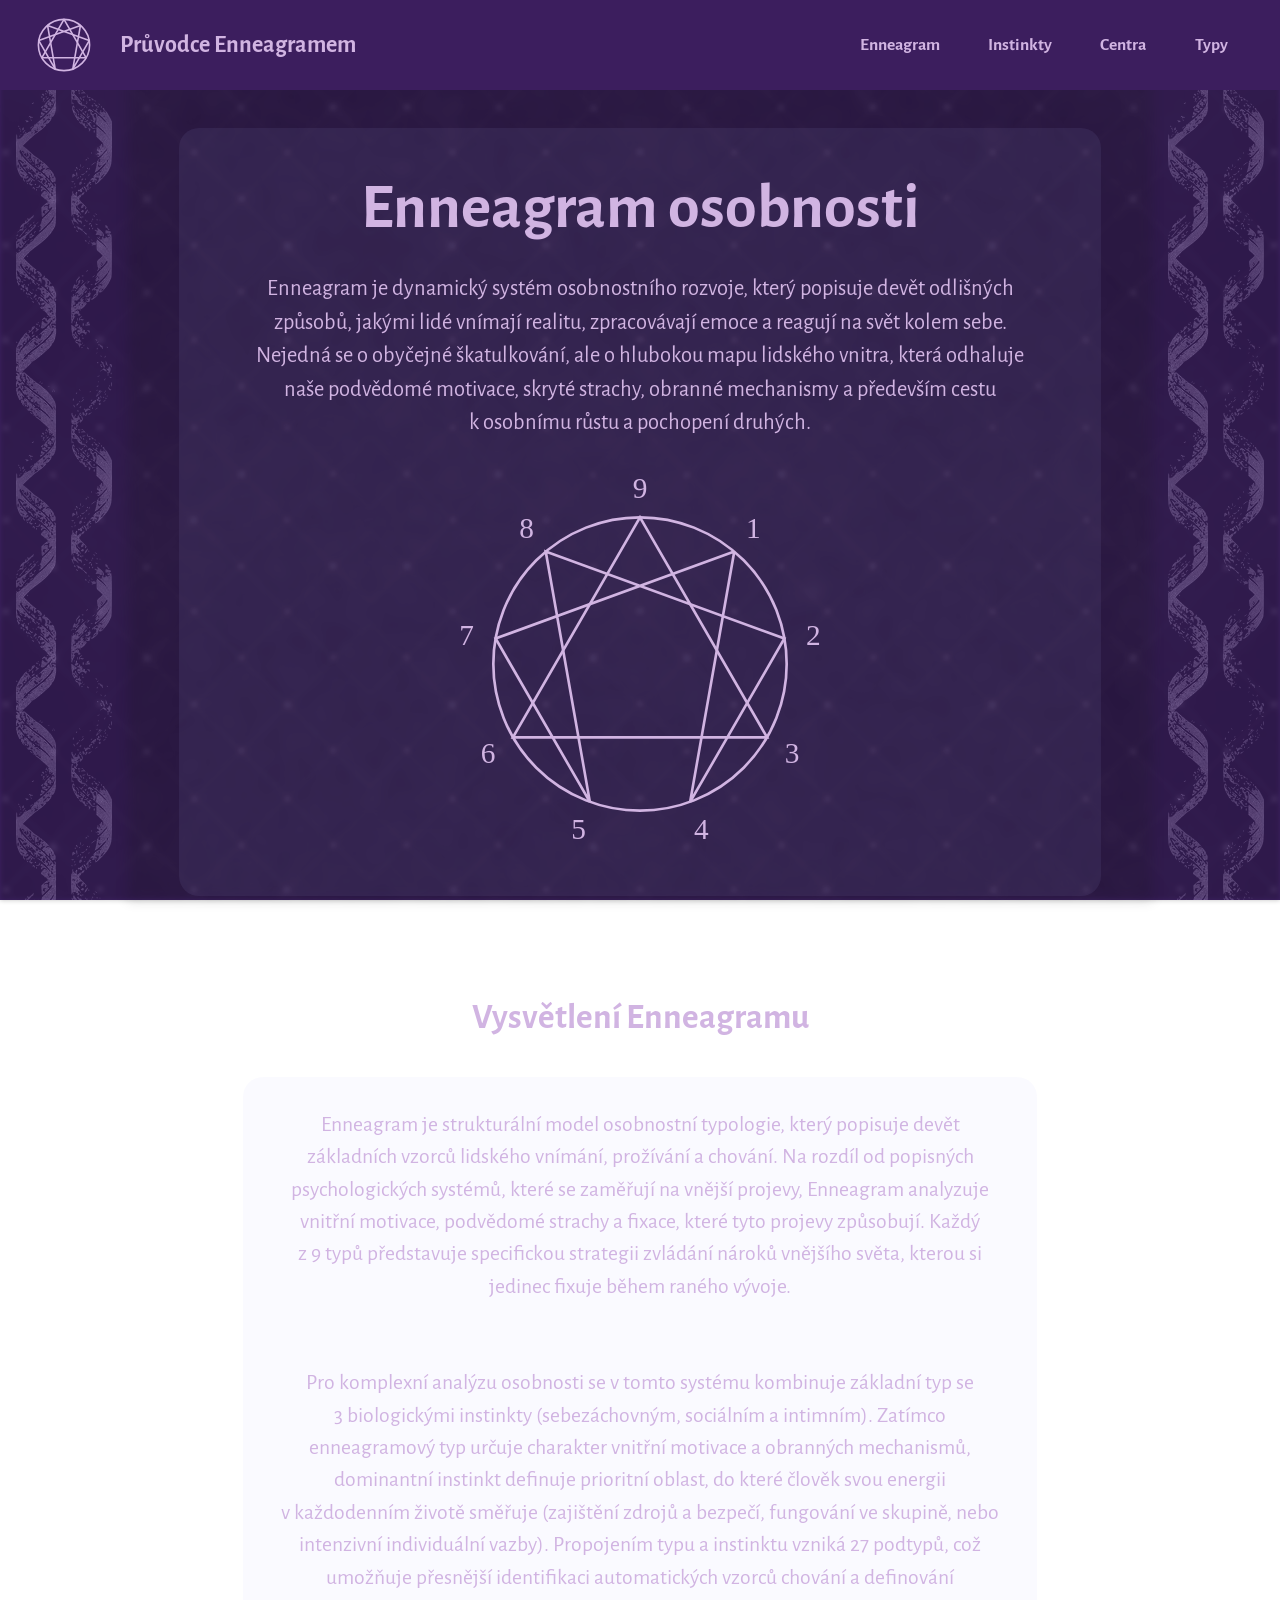
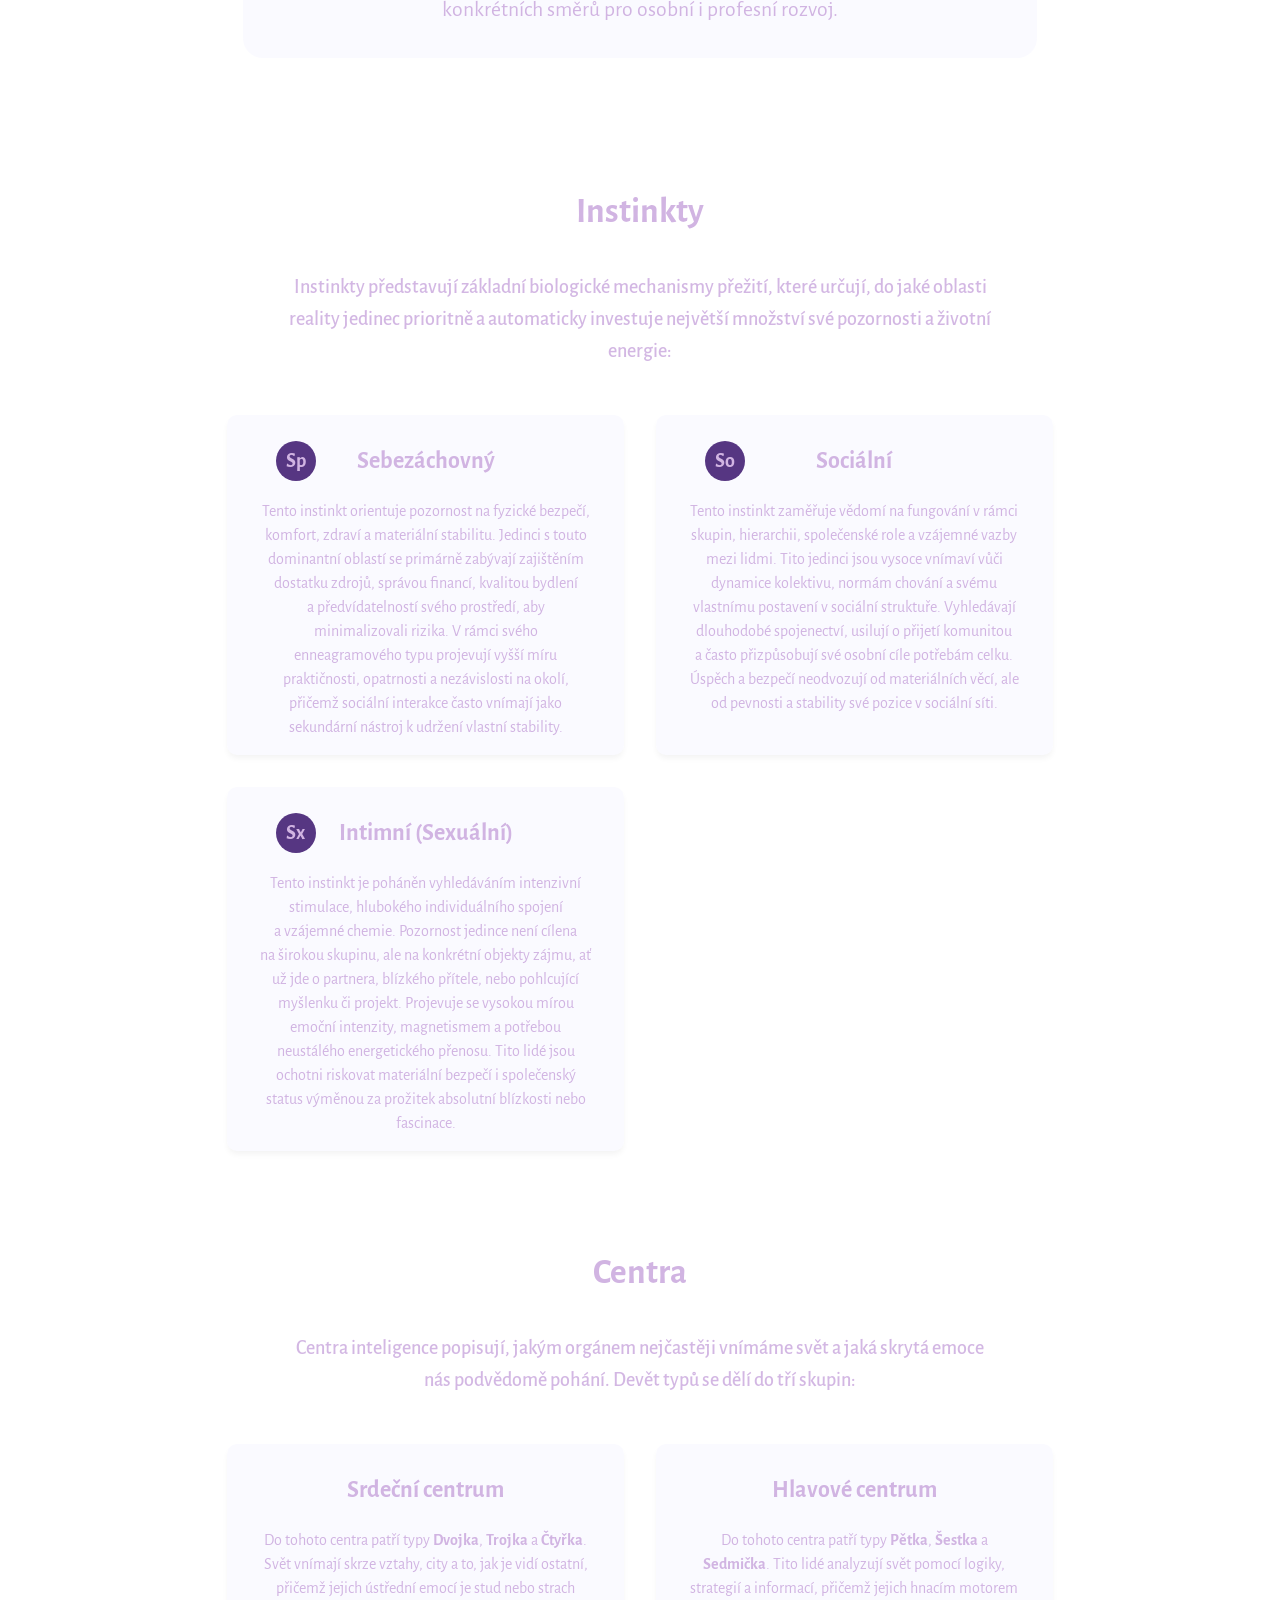
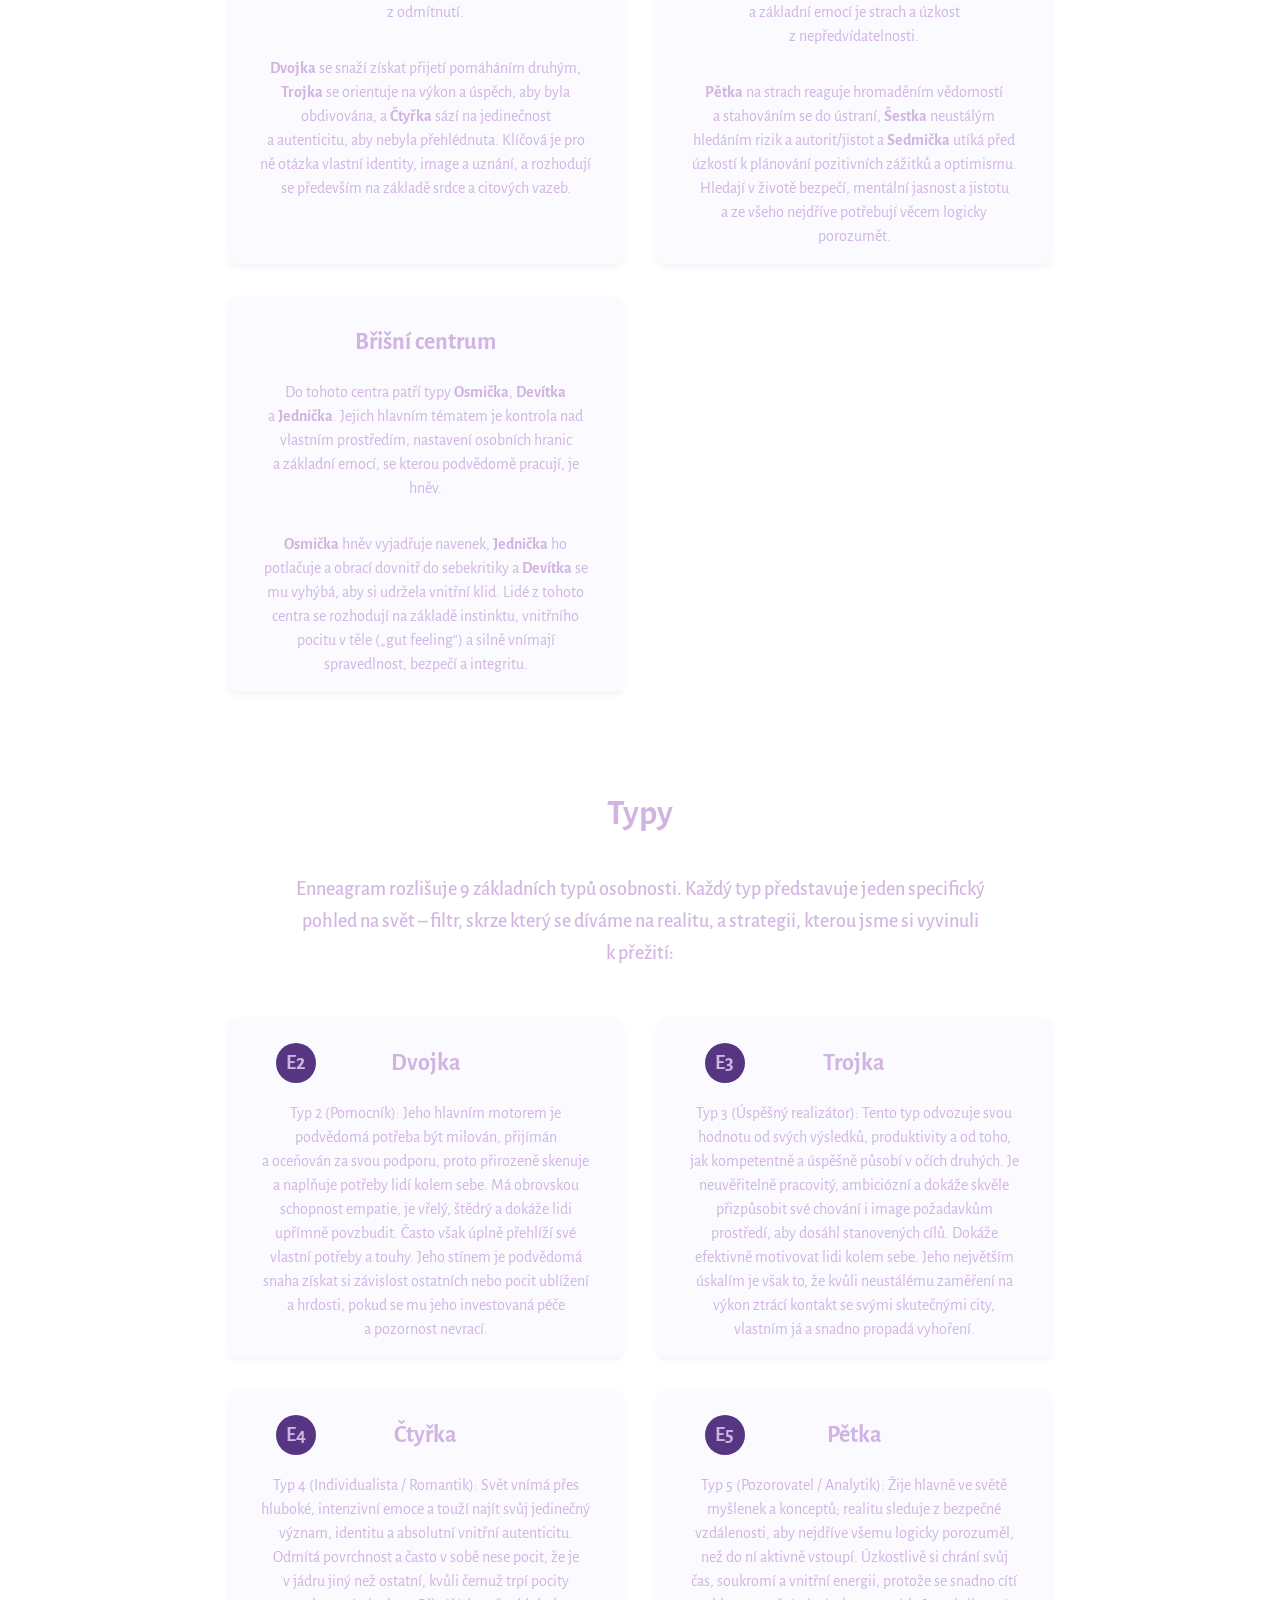
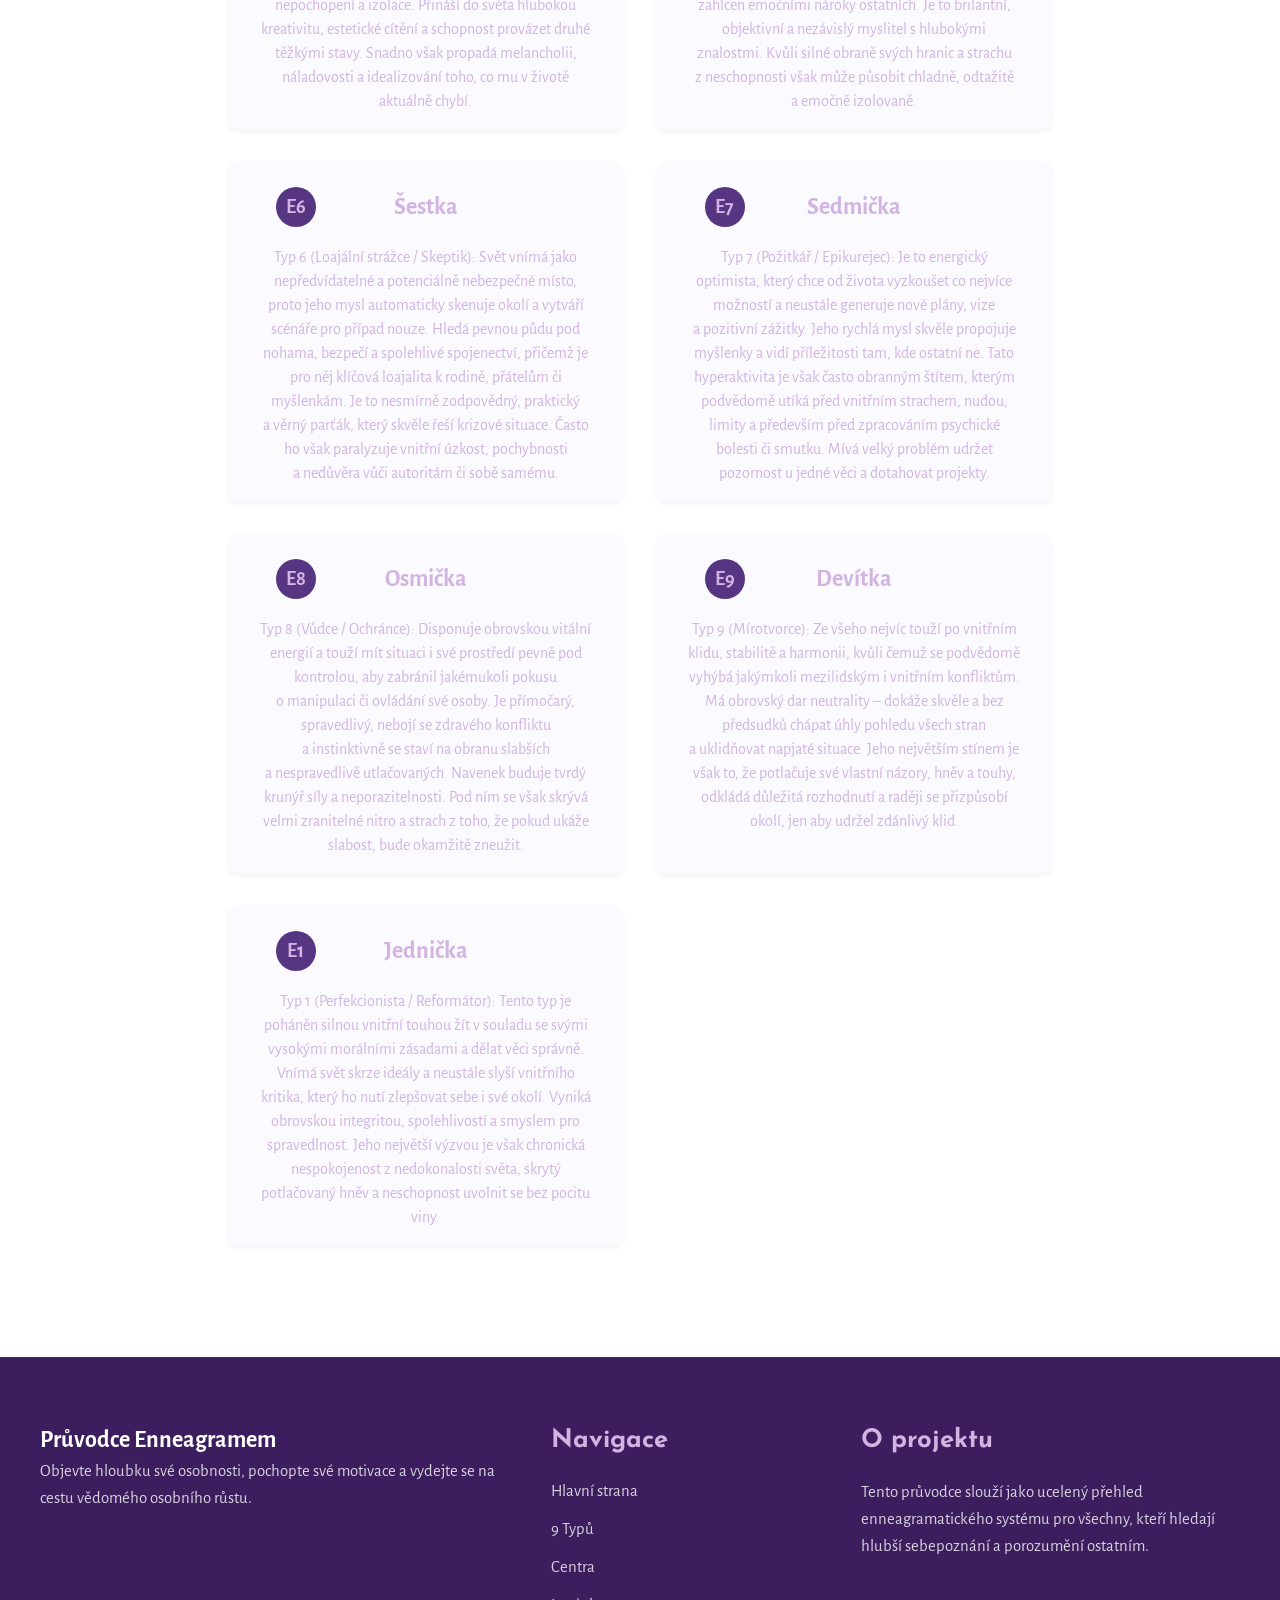
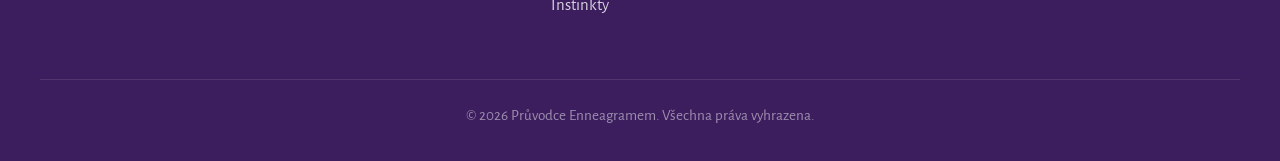
<file: index.html>
<!DOCTYPE html>
<html lang="cs">

<head>
	<meta charset="UTF-8">
	<meta name="description" content="Enneagram osobnosti – přehled 9&nbsp;typů, triád a&nbsp;instinktů.">
	<meta name="viewport" content="width=device-width, initial-scale=1.0">
	<link rel="preconnect" href="https://fonts.googleapis.com">
	<link rel="preconnect" href="https://fonts.gstatic.com" crossorigin>
	<link
		href="https://fonts.googleapis.com/css2?family=Alegreya+Sans:ital,wght@0,100;0,300;0,400;0,500;0,700;0,800;0,900;1,100;1,300;1,400;1,500;1,700;1,800;1,900&family=Josefin+Sans:ital,wght@0,100..700;1,100..700&display=swap"
		rel="stylesheet">
	<link href="style.css" rel="stylesheet">
	<title>Průvodce Enneagramem</title>
</head>

<body>
	<div class="bg">
		<div class="bg-inner">
			<div class="bg-black"></div>
			<div class="bg-pattern"></div>
			<div class="bg-filter"></div>
		</div>
		<div class="side pattern right" aria-hidden="true"></div>
		<div class="side pattern left" aria-hidden="true"></div>
	</div>

	<nav class="navbar">
		<a href="index.html" class="navbar_title">
			<svg class="navbar_logo" xmlns="http://www.w3.org/2000/svg" viewBox="0 0 200 200" aria-hidden="true">
				<g fill="none" stroke="currentColor" stroke-width="5" stroke-linejoin="round" stroke-linecap="round">
					<circle cx="100" cy="100" r="80" />
					<polygon points="100,20 169.3,140 30.7,140" />
					<polygon points="151.4,38.7 127.4,175.2 178.8,86.1 48.6,38.7 72.6,175.2 21.2,86.1" />
				</g>
			</svg>
			<span class="navbar_title-text">Průvodce Enneagramem</span>
		</a>

		<button class="navbar__toggle" aria-expanded="false" aria-controls="main-menu" aria-label="Menu">
			<span></span>
			<span></span>
			<span></span>
		</button>

		<ul class="navbar_menu" id="main-menu">
			<li><a href="index.html" class="navbar_link">Enneagram</a></li>
			<li><a href="instincts.html" class="navbar_link">Instinkty</a></li>
			<li><a href="triads.html" class="navbar_link">Centra</a></li>
			<li><a href="types.html" class="navbar_link">Typy</a></li>
		</ul>
	</nav>

	<main>
		<section class="hero">
			<div class="hero-text">
				<h1>Enneagram osobnosti</h1>
				<p>Enneagram je dynamický systém osobnostního rozvoje, který popisuje devět odlišných způsobů, jakými
					lidé
					vnímají realitu, zpracovávají emoce a&nbsp;reagují na svět kolem sebe. Nejedná se o&nbsp;obyčejné
					škatulkování,
					ale o&nbsp;hlubokou mapu lidského vnitra, která odhaluje naše podvědomé motivace, skryté strachy,
					obranné
					mechanismy a&nbsp;především cestu k&nbsp;osobnímu růstu a&nbsp;pochopení druhých.
				</p>
			</div>
			<svg class="hero-image" viewBox="0 0 300 300" xmlns="http://www.w3.org/2000/svg">
				<circle cx="150" cy="150" r="110" fill="none" stroke="currentColor" stroke-width="2" />

				<polygon points="150,40 245.3,205 54.7,205" fill="none" stroke="currentColor" stroke-width="2" />

				<polyline points="220.7,65.7 187.6,253.4 258.3,130.9 79.3,65.7 112.4,253.4 41.7,130.9 220.7,65.7"
					fill="none" stroke="currentColor" stroke-width="2" />

				<g fill="currentColor" font-size="22" font-family="Times New Roman, serif" text-anchor="middle"
					dominant-baseline="central">
					<text x="150" y="18">9</text>
					<text x="235" y="48">1</text>
					<text x="280" y="128">2</text>
					<text x="264" y="217">3</text>
					<text x="196" y="274">4</text>
					<text x="104" y="274">5</text>
					<text x="36" y="217">6</text>
					<text x="20" y="128">7</text>
					<text x="65" y="48">8</text>
				</g>
			</svg>
		</section>

		<section class="summary">
			<h2 class="section-header">Vysvětlení Enneagramu</h2>
			<div class="summary-text">
				<p>Enneagram je strukturální model osobnostní typologie, který popisuje devět základních vzorců lidského
					vnímání, prožívání a&nbsp;chování. Na&nbsp;rozdíl od&nbsp;popisných psychologických systémů, které
					se zaměřují na&nbsp;vnější projevy, Enneagram analyzuje vnitřní motivace, podvědomé strachy
					a&nbsp;fixace, které tyto projevy způsobují. Každý z&nbsp;9&nbsp;typů představuje specifickou
					strategii zvládání nároků vnějšího světa, kterou si jedinec fixuje během raného vývoje.</p>

				<p>Pro komplexní analýzu osobnosti se v&nbsp;tomto systému kombinuje základní typ se 3&nbsp;biologickými
					instinkty (sebezáchovným, sociálním a&nbsp;intimním). Zatímco enneagramový typ určuje charakter
					vnitřní motivace a&nbsp;obranných mechanismů, dominantní instinkt definuje prioritní oblast,
					do&nbsp;které člověk svou energii v&nbsp;každodenním životě směřuje (zajištění zdrojů
					a&nbsp;bezpečí, fungování ve&nbsp;skupině, nebo intenzivní individuální vazby). Propojením typu
					a&nbsp;instinktu vzniká 27&nbsp;podtypů, což umožňuje přesnější identifikaci automatických vzorců
					chování a&nbsp;definování konkrétních směrů pro osobní i&nbsp;profesní rozvoj.</p>
			</div>

		</section>

		<section class="types" id="instincts">
			<h2 class="section-header">Instinkty</h2>
			<p class="types-intro">Instinkty představují základní biologické mechanismy přežití, které určují,
				do&nbsp;jaké
				oblasti reality jedinec prioritně a&nbsp;automaticky investuje největší množství své pozornosti
				a&nbsp;životní energie:</p>
			<ul class="row">
				<li class="card">
					<a href="instincts.html#SP">
						<div class="card-header">
							<span class="type-number">Sp</span>
							<h3>Sebezáchovný</h3>
						</div>
					</a>
					<p>Tento instinkt orientuje pozornost na&nbsp;fyzické bezpečí, komfort, zdraví a&nbsp;materiální
						stabilitu. Jedinci s&nbsp;touto dominantní oblastí se primárně zabývají zajištěním dostatku
						zdrojů,
						správou financí, kvalitou bydlení a&nbsp;předvídatelností svého prostředí, aby minimalizovali
						rizika. V&nbsp;rámci svého enneagramového typu projevují vyšší míru praktičnosti, opatrnosti
						a&nbsp;nezávislosti na&nbsp;okolí, přičemž sociální interakce často vnímají jako sekundární
						nástroj
						k&nbsp;udržení vlastní stability.</p>
				</li>
				<li class="card">
					<a href="instincts.html#SO">
						<div class="card-header">
							<span class="type-number">So</span>
							<h3>Sociální</h3>
						</div>
					</a>
					<p>Tento instinkt zaměřuje vědomí na&nbsp;fungování v&nbsp;rámci skupin, hierarchii, společenské
						role
						a&nbsp;vzájemné vazby mezi lidmi. Tito jedinci jsou vysoce vnímaví vůči dynamice kolektivu,
						normám
						chování a&nbsp;svému vlastnímu postavení v&nbsp;sociální struktuře. Vyhledávají dlouhodobé
						spojenectví, usilují o&nbsp;přijetí komunitou a&nbsp;často přizpůsobují své osobní cíle potřebám
						celku. Úspěch a&nbsp;bezpečí neodvozují od&nbsp;materiálních věcí, ale od&nbsp;pevnosti
						a&nbsp;stability své pozice v&nbsp;sociální síti.</p>
				</li>
				<li class="card">
					<a href="instincts.html#SX">
						<div class="card-header">
							<span class="type-number">Sx</span>
							<h3>Intimní (Sexuální)</h3>
						</div>
					</a>
					<p>Tento instinkt je poháněn vyhledáváním intenzivní stimulace, hlubokého individuálního spojení
						a&nbsp;vzájemné chemie. Pozornost jedince není cílena na&nbsp;širokou skupinu, ale
						na&nbsp;konkrétní
						objekty zájmu, ať už jde o&nbsp;partnera, blízkého přítele, nebo pohlcující myšlenku či projekt.
						Projevuje se vysokou mírou emoční intenzity, magnetismem a&nbsp;potřebou neustálého
						energetického
						přenosu. Tito lidé jsou ochotni riskovat materiální bezpečí i&nbsp;společenský status výměnou
						za&nbsp;prožitek absolutní blízkosti nebo fascinace.</p>
				</li>
			</ul>
		</section>

		<section class="types" id="triads">
			<h2 class="section-header">Centra</h2>
			<p class="types-intro">Centra inteligence popisují, jakým orgánem nejčastěji vnímáme svět a&nbsp;jaká skrytá
				emoce nás podvědomě
				pohání. Devět typů se dělí do&nbsp;tří skupin:</p>
			<ul class="row">
				<li class="card">
					<a href="triads.html#HEART">

						<div class="card-header">
							<h3>Srdeční centrum</h3>
						</div>
					</a>
					<p>Do tohoto centra patří typy <strong>Dvojka</strong>, <strong>Trojka</strong>
						a&nbsp;<strong>Čtyřka</strong>. Svět vnímají skrze vztahy, city a&nbsp;to, jak je
						vidí ostatní, přičemž jejich ústřední emocí je stud nebo strach z&nbsp;odmítnutí.
					</p>
					<p><strong>Dvojka</strong> se snaží
						získat přijetí pomáháním druhým, <strong>Trojka</strong> se orientuje na výkon a&nbsp;úspěch,
						aby
						byla obdivována, a
						<strong>Čtyřka</strong> sází na jedinečnost a&nbsp;autenticitu, aby nebyla přehlédnuta. Klíčová
						je
						pro ně otázka
						vlastní identity, image a&nbsp;uznání, a&nbsp;rozhodují se především na základě srdce
						a&nbsp;citových vazeb.
					</p>
				</li>
				<li class="card">
					<a href="triads.html#HEAD">

						<div class="card-header">
							<h3>Hlavové centrum</h3>
						</div>
					</a>
					<p>Do tohoto centra patří typy <strong>Pětka</strong>, <strong>Šestka</strong> a
						<strong>Sedmička</strong>. Tito lidé analyzují svět pomocí logiky,
						strategií a&nbsp;informací, přičemž jejich hnacím motorem a&nbsp;základní emocí je strach
						a&nbsp;úzkost z&nbsp;nepředvídatelnosti.
					</p>
					<p><strong>Pětka</strong> na strach reaguje hromaděním vědomostí a&nbsp;stahováním se do ústraní,
						<strong>Šestka</strong> neustálým hledáním rizik a&nbsp;autorit/jistot
						a&nbsp;<strong>Sedmička</strong>
						utíká před úzkostí k&nbsp;plánování
						pozitivních zážitků a&nbsp;optimismu. Hledají v&nbsp;životě bezpečí, mentální jasnost
						a&nbsp;jistotu a&nbsp;ze všeho
						nejdříve potřebují věcem logicky porozumět.
					</p>
				</li>
				<li class="card">
					<a href="triads.html#GUT">

						<div class="card-header">
							<h3>Břišní centrum</h3>
						</div>
					</a>
					<p>Do tohoto centra patří typy <strong>Osmička</strong>, <strong>Devítka</strong>
						a&nbsp;<strong>Jednička</strong>. Jejich hlavním tématem je kontrola nad
						vlastním prostředím, nastavení osobních hranic a&nbsp;základní emocí, se kterou podvědomě
						pracují, je
						hněv.
					</p>
					<p><strong>Osmička</strong> hněv&nbsp;vyjadřuje navenek, <strong>Jednička</strong> ho potlačuje
						a&nbsp;obrací
						dovnitř do sebekritiky a&nbsp;<strong>Devítka</strong> se mu vyhýbá, aby si udržela vnitřní
						klid. Lidé z&nbsp;tohoto centra se
						rozhodují na základě
						instinktu, vnitřního pocitu v&nbsp;těle („gut feeling“) a&nbsp;silně vnímají spravedlnost,
						bezpečí a
						integritu.
					</p>
				</li>
			</ul>
		</section>

		<section class="types" id="types">
			<h2 class="section-header">Typy</h2>
			<p class="types-intro">Enneagram rozlišuje 9&nbsp;základních typů osobnosti. Každý typ představuje jeden
				specifický pohled na svět –
				filtr, skrze který se díváme na realitu, a&nbsp;strategii, kterou jsme si vyvinuli k&nbsp;přežití:</p>
			<ul class="row">
				<li class="card">
					<a href="types.html#E2">
						<div class="card-header">
							<h3>Dvojka</h3>
							<span class="type-number">E2</span>
						</div>
					</a>
					<p>Typ&nbsp;2 (Pomocník): Jeho hlavním motorem je podvědomá potřeba být milován, přijímán
						a&nbsp;oceňován za
						svou podporu, proto přirozeně skenuje a&nbsp;naplňuje potřeby lidí kolem sebe. Má obrovskou
						schopnost
						empatie, je vřelý, štědrý a&nbsp;dokáže lidi upřímně povzbudit. Často však úplně přehlíží své
						vlastní
						potřeby a&nbsp;touhy. Jeho stínem je podvědomá snaha získat si závislost ostatních nebo pocit
						ublížení
						a&nbsp;hrdosti, pokud se mu jeho investovaná péče a&nbsp;pozornost nevrací.</p>
				</li>
				<li class="card">
					<a href="types.html#E3">
						<div class="card-header">
							<h3>Trojka
							</h3>
							<span class="type-number">E3</span>
						</div>
					</a>
					<p>Typ&nbsp;3 (Úspěšný realizátor): Tento typ odvozuje svou hodnotu od svých výsledků, produktivity
						a&nbsp;od toho, jak kompetentně a&nbsp;úspěšně působí v&nbsp;očích druhých. Je neuvěřitelně
						pracovitý,
						ambiciózní a&nbsp;dokáže skvěle přizpůsobit své chování i&nbsp;image požadavkům prostředí, aby
						dosáhl
						stanovených cílů. Dokáže efektivně motivovat lidi kolem sebe. Jeho největším úskalím je však to,
						že
						kvůli neustálému zaměření na výkon ztrácí kontakt se svými skutečnými city, vlastním já
						a&nbsp;snadno
						propadá vyhoření.</p>
				</li>
				<li class="card">
					<a href="types.html#E4">
						<div class="card-header">
							<h3>Čtyřka</h3>
							<span class="type-number">E4</span>
						</div>
					</a>
					<p>Typ&nbsp;4 (Individualista / Romantik): Svět vnímá přes hluboké, intenzivní emoce a&nbsp;touží
						najít svůj
						jedinečný význam, identitu a&nbsp;absolutní vnitřní autenticitu. Odmítá povrchnost a&nbsp;často
						v&nbsp;sobě
						nese pocit, že je v&nbsp;jádru jiný než ostatní, kvůli čemuž trpí pocity nepochopení
						a&nbsp;izolace.
						Přináší do světa hlubokou kreativitu, estetické cítění a&nbsp;schopnost provázet druhé těžkými
						stavy.
						Snadno však propadá melancholii, náladovosti a&nbsp;idealizování toho, co mu v&nbsp;životě
						aktuálně
						chybí.</p>
				</li>
				<li class="card">
					<a href="types.html#E5">
						<div class="card-header">
							<h3>Pětka</h3>
							<span class="type-number">E5</span>
						</div>
					</a>
					<p>Typ&nbsp;5 (Pozorovatel / Analytik): Žije hlavně ve světě myšlenek a&nbsp;konceptů; realitu
						sleduje z&nbsp;bezpečné
						vzdálenosti, aby nejdříve všemu logicky porozuměl, než do ní aktivně vstoupí. Úzkostlivě si
						chrání
						svůj čas, soukromí a&nbsp;vnitřní energii, protože se snadno cítí zahlcen emočními nároky
						ostatních.
						Je to brilantní, objektivní a&nbsp;nezávislý myslitel s&nbsp;hlubokými znalostmi. Kvůli silné
						obraně
						svých hranic a&nbsp;strachu z&nbsp;neschopnosti však může působit chladně, odtažitě
						a&nbsp;emočně izolovaně.</p>
				</li>
				<li class="card">
					<a href="types.html#E6">
						<div class="card-header">
							<h3>Šestka</h3>
							<span class="type-number">E6</span>
						</div>
					</a>
					<p>Typ&nbsp;6 (Loajální strážce / Skeptik): Svět vnímá jako nepředvídatelné a&nbsp;potenciálně
						nebezpečné
						místo, proto jeho mysl automaticky skenuje okolí a&nbsp;vytváří scénáře pro případ nouze. Hledá
						pevnou
						půdu pod nohama, bezpečí a&nbsp;spolehlivé spojenectví, přičemž je pro něj klíčová loajalita
						k&nbsp;rodině,
						přátelům či myšlenkám. Je to nesmírně zodpovědný, praktický a&nbsp;věrný parťák, který skvěle
						řeší
						krizové situace. Často ho však paralyzuje vnitřní úzkost, pochybnosti a&nbsp;nedůvěra vůči
						autoritám či
						sobě samému.</p>
				</li>
				<li class="card">
					<a href="types.html#E7">
						<div class="card-header">
							<h3>Sedmička</h3>
							<span class="type-number">E7</span>
						</div>
					</a>
					<p>Typ&nbsp;7 (Požitkář / Epikurejec): Je to energický optimista, který chce od života vyzkoušet co
						nejvíce možností a&nbsp;neustále generuje nové plány, vize a&nbsp;pozitivní zážitky. Jeho rychlá
						mysl
						skvěle propojuje myšlenky a&nbsp;vidí příležitosti tam, kde ostatní ne. Tato hyperaktivita je
						však často
						obranným štítem, kterým podvědomě utíká před vnitřním strachem, nudou, limity a&nbsp;především
						před
						zpracováním psychické bolesti či smutku. Mívá velký problém udržet pozornost u&nbsp;jedné věci
						a&nbsp;dotahovat projekty.</p>
				</li>
				<li class="card">
					<a href="types.html#E8">
						<div class="card-header">
							<h3>Osmička</h3>
							<span class="type-number">E8</span>
						</div>
					</a>
					<p>Typ&nbsp;8 (Vůdce / Ochránce): Disponuje obrovskou vitální energií a&nbsp;touží mít situaci
						i&nbsp;své
						prostředí pevně pod kontrolou, aby zabránil jakémukoli pokusu o&nbsp;manipulaci či ovládání své
						osoby.
						Je přímočarý, spravedlivý, nebojí se zdravého konfliktu a&nbsp;instinktivně se staví na obranu
						slabších
						a&nbsp;nespravedlivě utlačovaných. Navenek buduje tvrdý krunýř síly a&nbsp;neporazitelnosti. Pod
						ním se
						však skrývá velmi zranitelné nitro a&nbsp;strach z&nbsp;toho, že pokud ukáže slabost, bude
						okamžitě
						zneužit.</p>
				</li>
				<li class="card">
					<a href="types.html#E9">
						<div class="card-header">
							<h3>Devítka</h3>
							<span class="type-number">E9</span>
						</div>
					</a>
					<p>Typ&nbsp;9 (Mírotvorce): Ze všeho nejvíc touží po vnitřním klidu, stabilitě a&nbsp;harmonii,
						kvůli čemuž
						se podvědomě vyhýbá jakýmkoli mezilidským i&nbsp;vnitřním konfliktům. Má obrovský dar neutrality
						– dokáže
						skvěle a&nbsp;bez předsudků chápat úhly pohledu všech stran a&nbsp;uklidňovat napjaté situace.
						Jeho
						největším stínem je však to, že potlačuje své vlastní názory, hněv a&nbsp;touhy, odkládá
						důležitá
						rozhodnutí a&nbsp;raději se přizpůsobí okolí, jen aby udržel zdánlivý klid.</p>
				</li>
				<li class="card">
					<a href="types.html#E1">
						<div class="card-header">
							<h3>Jednička</h3>
							<span class="type-number">E1</span>
						</div>
					</a>
					<p>Typ&nbsp;1 (Perfekcionista / Reformátor): Tento typ je poháněn silnou vnitřní touhou žít
						v&nbsp;souladu se
						svými vysokými morálními zásadami a&nbsp;dělat věci správně. Vnímá svět skrze ideály
						a&nbsp;neustále slyší
						vnitřního kritika, který ho nutí zlepšovat sebe i&nbsp;své okolí. Vyniká obrovskou integritou,
						spolehlivostí a&nbsp;smyslem pro spravedlnost. Jeho největší výzvou je však chronická
						nespokojenost z&nbsp;nedokonalosti
						světa, skrytý potlačovaný hněv a&nbsp;neschopnost uvolnit se bez pocitu viny.</p>
				</li>
			</ul>
		</section>

	</main>


	<footer class="site-footer">
		<section class="footer-content">
			<div class="footer-brand">
				<h1>Průvodce Enneagramem</h1>
				<p>Objevte hloubku své osobnosti, pochopte své motivace a&nbsp;vydejte se na cestu vědomého osobního
					růstu.
				</p>
			</div>

			<div class="footer-links">
				<h2>Navigace</h2>
				<ul>
					<li><a href="index.html">Hlavní strana</a></li>
					<li><a href="types.html">9 Typů</a></li>
					<li><a href="triads.html">Centra</a></li>
					<li><a href="instincts.html">Instinkty</a></li>
				</ul>
			</div>

			<div class="footer-info">
				<h2>O projektu</h2>
				<p>Tento průvodce slouží jako ucelený přehled enneagramatického systému pro všechny, kteří hledají
					hlubší sebepoznání a&nbsp;porozumění ostatním.</p>
			</div>
		</section>

		<div class="footer-bottom">
			<p>&copy; 2026 Průvodce Enneagramem. Všechna práva vyhrazena.</p>
		</div>
	</footer>

	<script src="main.js"></script>
</body>

</html>
</file>
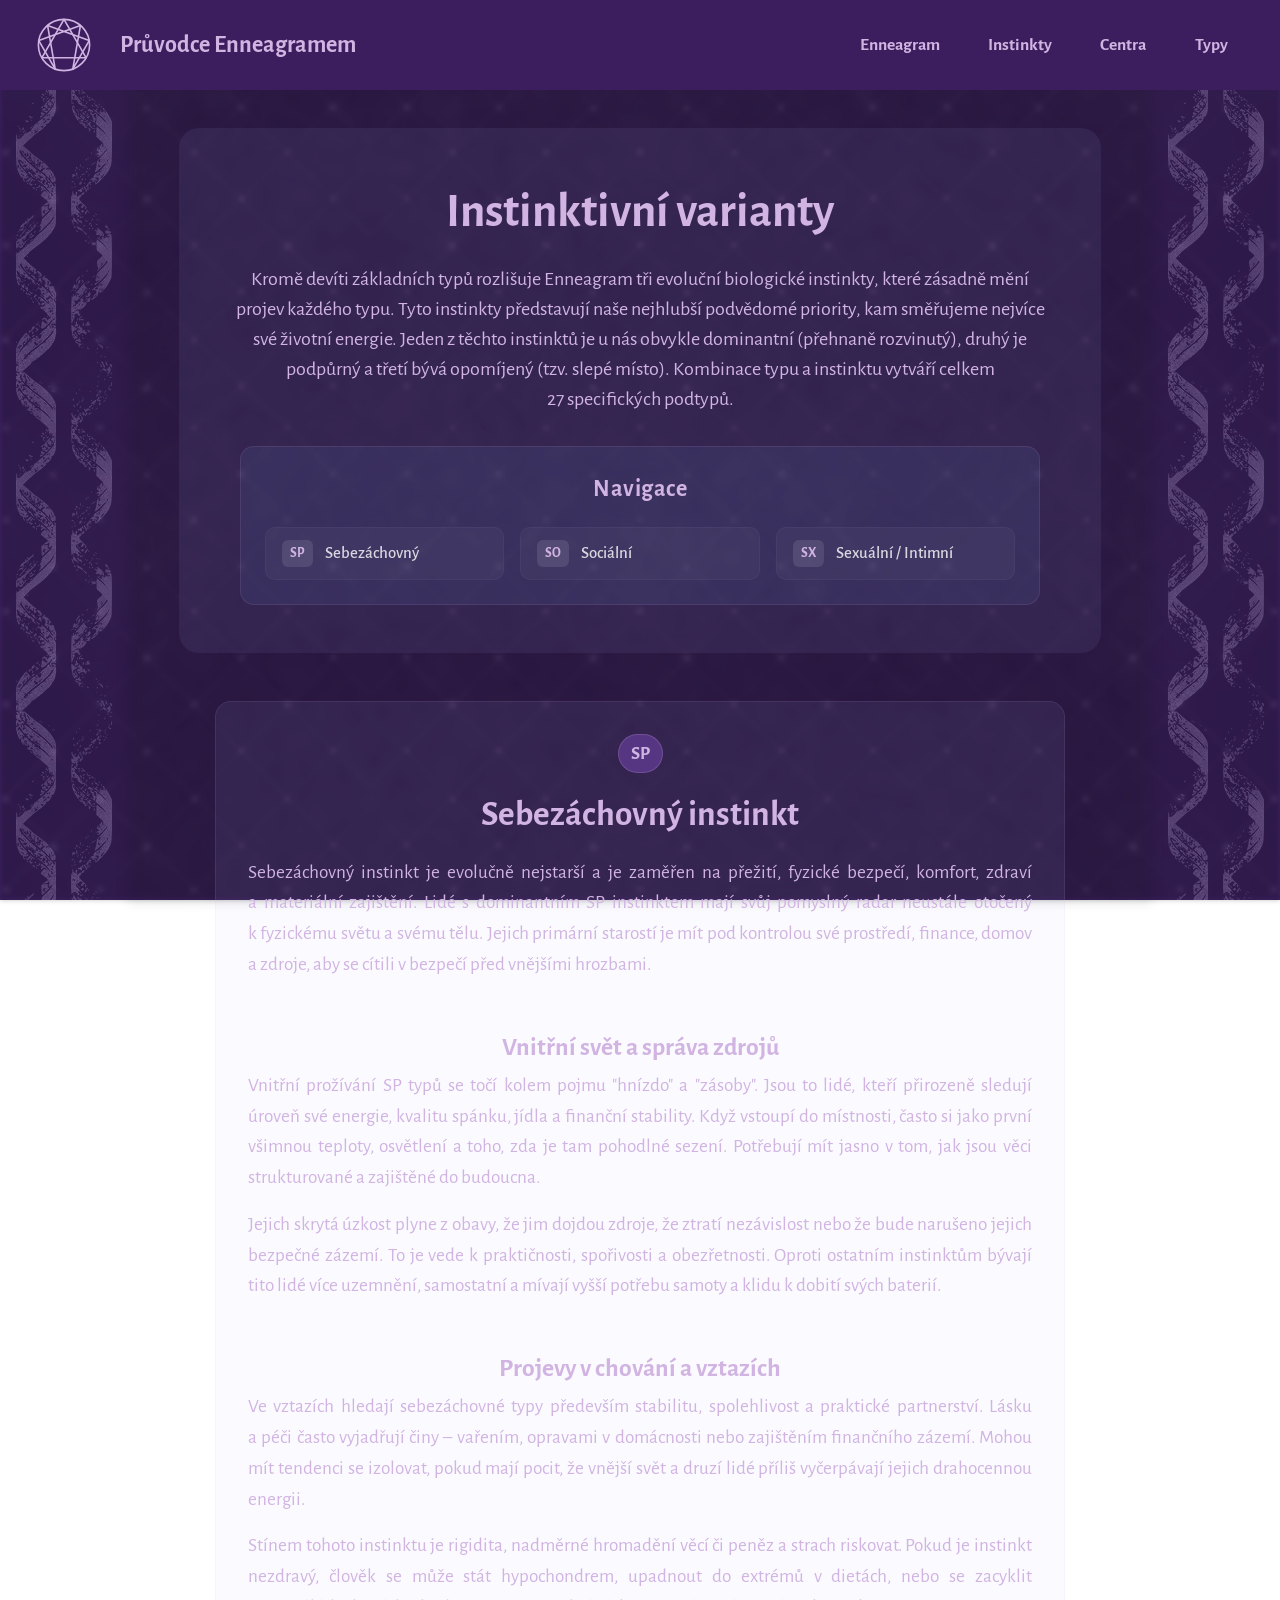
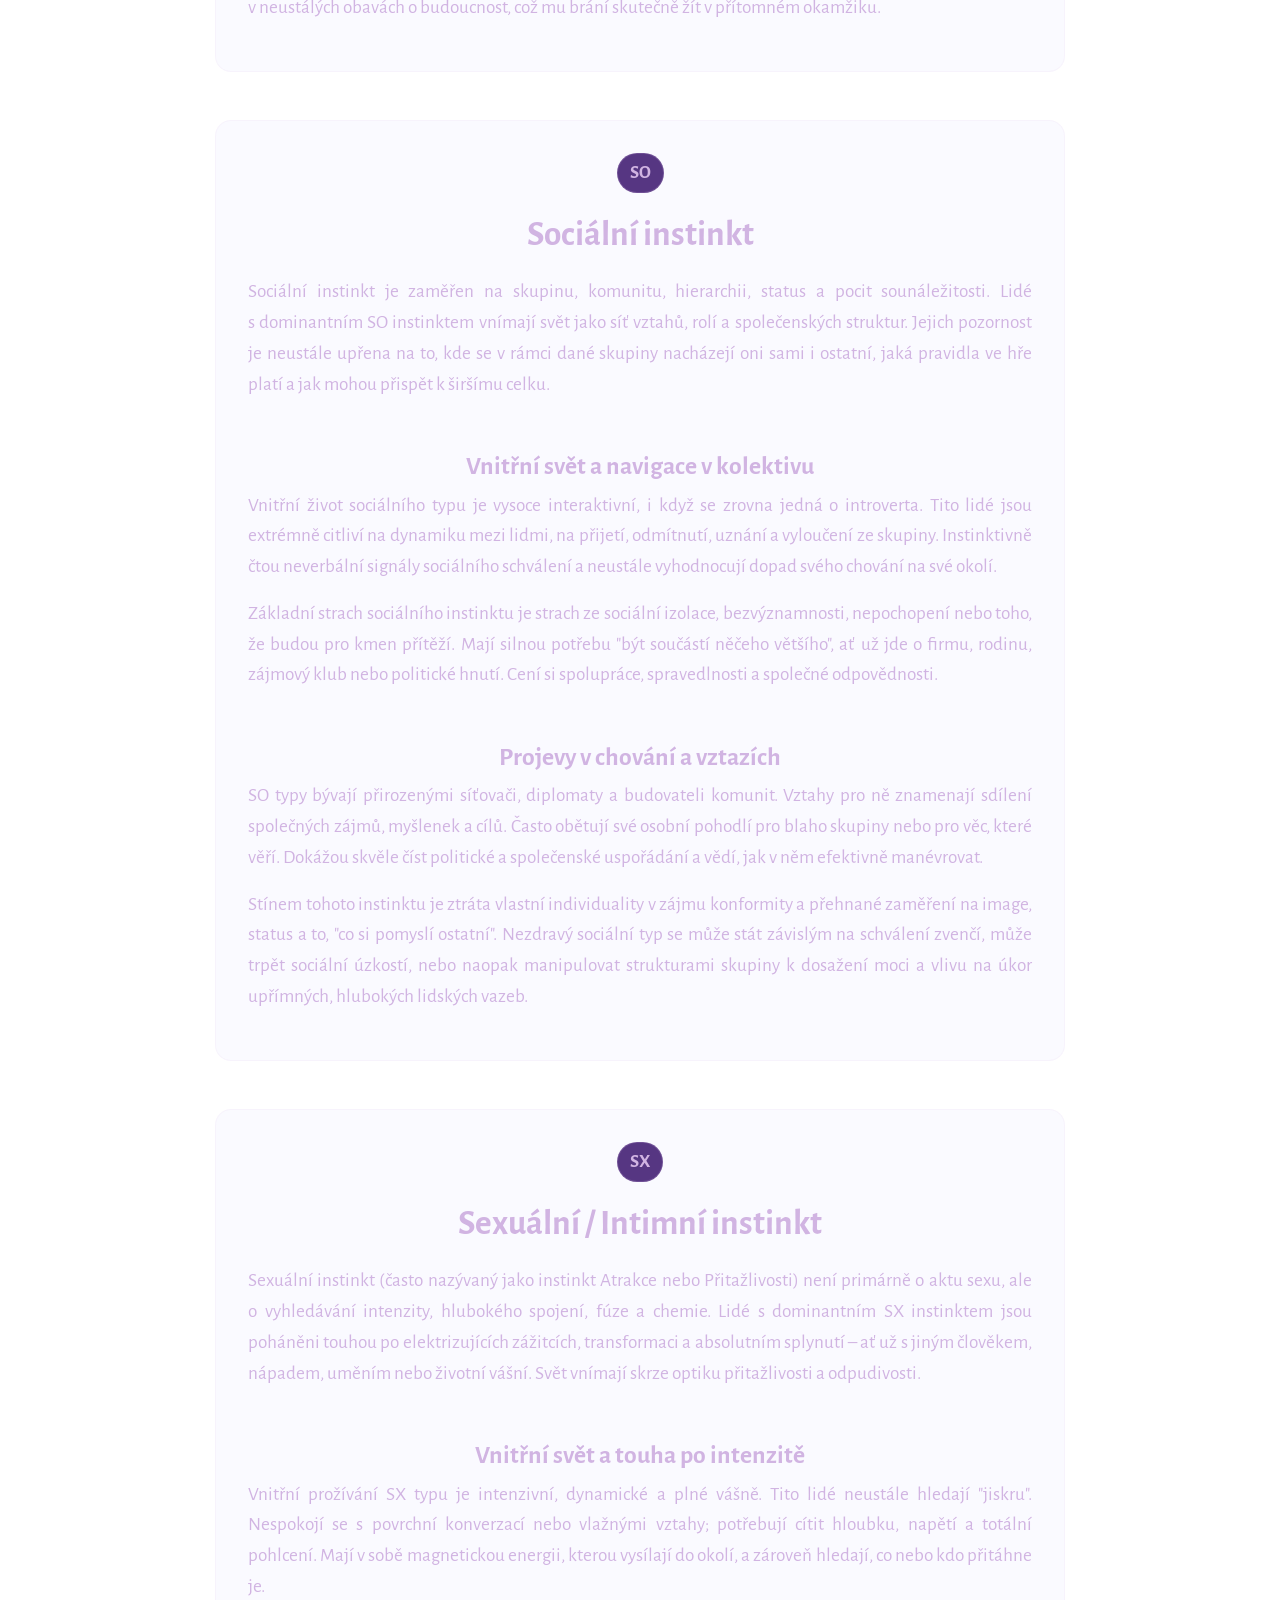
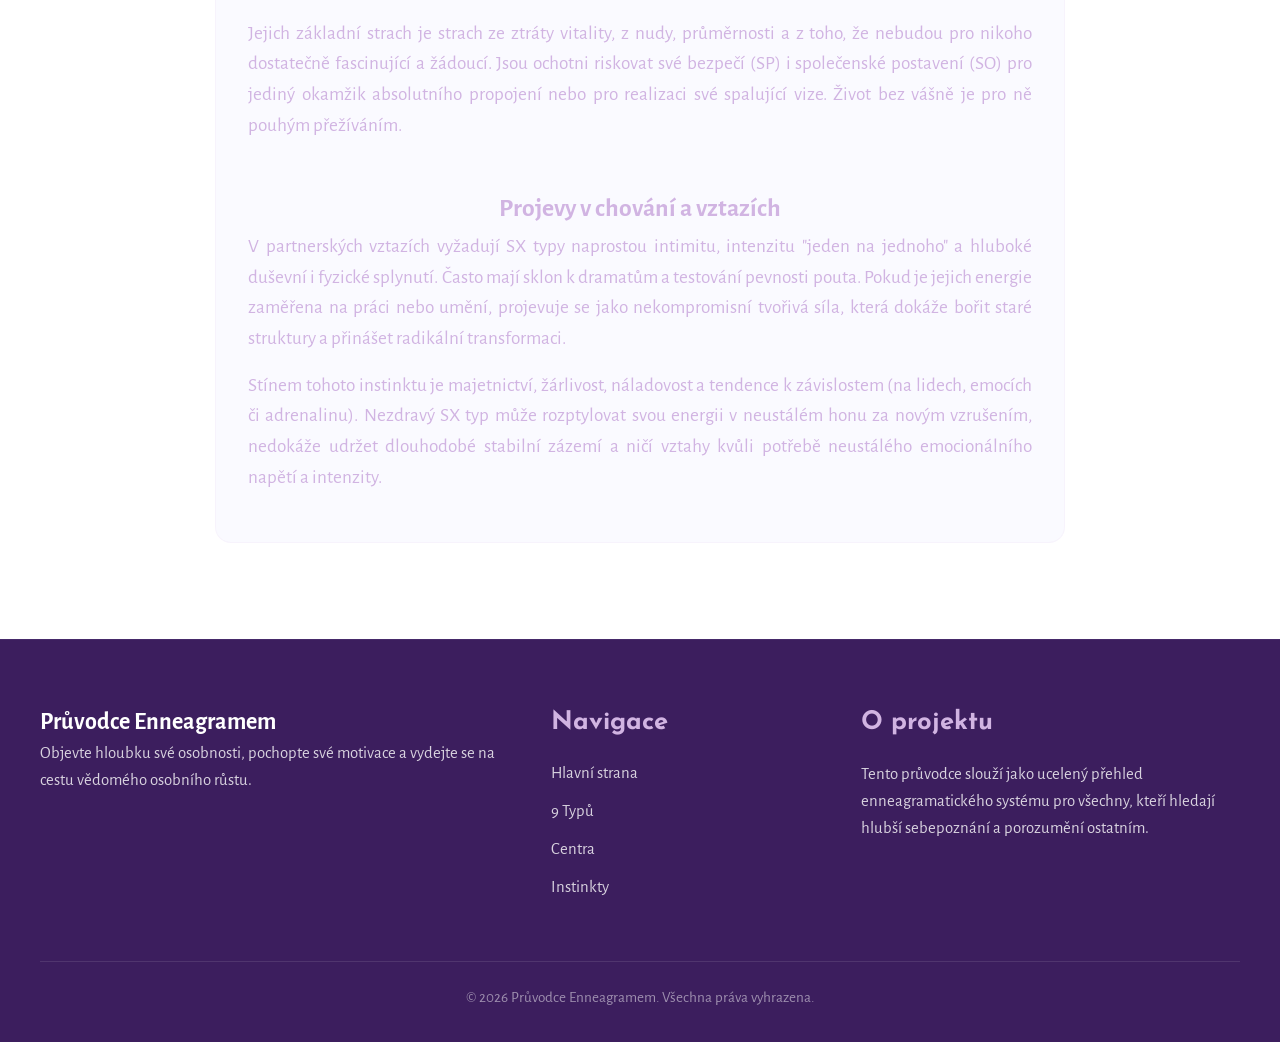
<file: instincts.html>
<!DOCTYPE html>
<html lang="cs">

<head>
	<meta charset="UTF-8">
	<meta name="description"
		content="Instinktivní varianty Enneagramu – sebezáchovný, sociální a&nbsp;intimní instinkt.">
	<meta name="viewport" content="width=device-width, initial-scale=1.0">
	<link rel="preconnect" href="https://fonts.googleapis.com">
	<link rel="preconnect" href="https://fonts.gstatic.com" crossorigin>
	<link
		href="https://fonts.googleapis.com/css2?family=Alegreya+Sans:ital,wght@0,100;0,300;0,400;0,500;0,700;0,800;0,900;1,100;1,300;1,400;1,500;1,700;1,800;1,900&family=Josefin+Sans:ital,wght@0,100..700;1,100..700&display=swap"
		rel="stylesheet">
	<link href="style.css" rel="stylesheet">
	<title>Průvodce Enneagramem - Instinkty</title>
</head>

<body>
	<div class="bg">
		<div class="bg-inner">
			<div class="bg-black"></div>
			<div class="bg-pattern"></div>
			<div class="bg-filter"></div>
		</div>
		<div class="side pattern right" aria-hidden="true"></div>
		<div class="side pattern left" aria-hidden="true"></div>
	</div>

	<nav class="navbar">
		<a href="index.html" class="navbar_title">
			<svg class="navbar_logo" xmlns="http://www.w3.org/2000/svg" viewBox="0 0 200 200" aria-hidden="true">
				<g fill="none" stroke="currentColor" stroke-width="5" stroke-linejoin="round" stroke-linecap="round">
					<circle cx="100" cy="100" r="80" />
					<polygon points="100,20 169.3,140 30.7,140" />
					<polygon points="151.4,38.7 127.4,175.2 178.8,86.1 48.6,38.7 72.6,175.2 21.2,86.1" />
				</g>
			</svg>
			<span class="navbar_title-text">Průvodce Enneagramem</span>
		</a>

		<button class="navbar__toggle" aria-expanded="false" aria-controls="main-menu" aria-label="Menu">
			<span></span>
			<span></span>
			<span></span>
		</button>

		<ul class="navbar_menu" id="main-menu">
			<li><a href="index.html" class="navbar_link">Enneagram</a></li>
			<li><a href="instincts.html" class="navbar_link">Instinkty</a></li>
			<li><a href="triads.html" class="navbar_link">Centra</a></li>
			<li><a href="types.html" class="navbar_link">Typy</a></li>
		</ul>
	</nav>

	<main>
		<div class="top-wrapper">
			<section class="hero-sec">
				<div class="hero-sec-text">
					<h1>Instinktivní varianty</h1>
					<p>Kromě devíti základních typů rozlišuje Enneagram tři evoluční biologické instinkty, které zásadně
						mění projev každého typu. Tyto instinkty představují naše nejhlubší podvědomé priority, kam
						směřujeme
						nejvíce své životní energie. Jeden z&nbsp;těchto instinktů je u&nbsp;nás obvykle dominantní
						(přehnaně
						rozvinutý),
						druhý je podpůrný a&nbsp;třetí bývá opomíjený (tzv. slepé místo). Kombinace typu
						a&nbsp;instinktu vytváří
						celkem
						27&nbsp;specifických podtypů.
					</p>
				</div>
				<nav class="types-menu-container">
					<h2>Navigace</h2>
					<ul class="types-menu-grid">
						<li><a href="#SP"><span>SP</span>
								<small>Sebezáchovný</small>
							</a></li>
						<li><a href="#SO"><span>SO</span>
								<small>Sociální</small>
							</a></li>
						<li><a href="#SX"><span>SX</span>
								<small>Sexuální / Intimní</small>
							</a></li>
					</ul>
				</nav>
			</section>
		</div>

		<section class="descriptions">
			<!-- ==========================================================================
             INSTINKT: SEBEZÁCHOVNÝ (SP)
             ========================================================================== -->
			<article class="description" id="SP">
				<div class="desc-header">
					<span class="desc-type-number">SP</span>
					<h2>Sebezáchovný instinkt</h2>
				</div>
				<div class="desc-text">
					<p>Sebezáchovný instinkt je evolučně nejstarší a&nbsp;je zaměřen na přežití, fyzické bezpečí,
						komfort,
						zdraví a&nbsp;materiální zajištění. Lidé s&nbsp;dominantním SP instinktem mají svůj pomyslný
						radar
						neustále
						otočený k&nbsp;fyzickému světu a&nbsp;svému tělu. Jejich primární starostí je mít pod kontrolou
						své
						prostředí, finance, domov a&nbsp;zdroje, aby se cítili v&nbsp;bezpečí před vnějšími hrozbami.
					</p>
				</div>
				<div class="desc-text">
					<h3 class="desc-sub-header">
						Vnitřní svět a&nbsp;správa zdrojů
					</h3>
					<p>Vnitřní prožívání SP typů se točí kolem pojmu "hnízdo" a&nbsp;"zásoby". Jsou to lidé, kteří
						přirozeně
						sledují úroveň své energie, kvalitu spánku, jídla a&nbsp;finanční stability. Když vstoupí do
						místnosti,
						často si jako první všimnou teploty, osvětlení a&nbsp;toho, zda je tam pohodlné sezení.
						Potřebují mít
						jasno v&nbsp;tom, jak jsou věci strukturované a&nbsp;zajištěné do budoucna.</p>

					<p>Jejich skrytá úzkost plyne z&nbsp;obavy, že jim dojdou zdroje, že ztratí nezávislost nebo že bude
						narušeno jejich bezpečné zázemí. To je vede k&nbsp;praktičnosti, spořivosti a&nbsp;obezřetnosti.
						Oproti
						ostatním
						instinktům bývají tito lidé více uzemnění, samostatní a&nbsp;mívají vyšší potřebu samoty
						a&nbsp;klidu k
						dobití svých baterií.</p>
				</div>
				<div class="desc-text">
					<h3 class="desc-sub-header">
						Projevy v&nbsp;chování a&nbsp;vztazích
					</h3>
					<p>Ve vztazích hledají sebezáchovné typy především stabilitu, spolehlivost a&nbsp;praktické
						partnerství.
						Lásku a&nbsp;péči často vyjadřují činy – vařením, opravami v&nbsp;domácnosti nebo zajištěním
						finančního
						zázemí. Mohou mít tendenci se izolovat, pokud mají pocit, že vnější svět a&nbsp;druzí lidé
						příliš
						vyčerpávají jejich drahocennou energii.</p>

					<p>Stínem tohoto instinktu je rigidita, nadměrné hromadění věcí či peněz a&nbsp;strach riskovat.
						Pokud
						je instinkt nezdravý, člověk se může stát hypochondrem, upadnout do extrémů v&nbsp;dietách, nebo
						se
						zacyklit v&nbsp;neustálých obavách o&nbsp;budoucnost, což mu brání skutečně žít v&nbsp;přítomném
						okamžiku.</p>
				</div>
			</article>

			<!-- ==========================================================================
				 INSTINKT: SOCIÁLNÍ (SO)
				 ========================================================================== -->
			<article class="description" id="SO">
				<div class="desc-header">
					<span class="desc-type-number">SO</span>
					<h2>Sociální instinkt</h2>
				</div>
				<div class="desc-text">
					<p>Sociální instinkt je zaměřen na skupinu, komunitu, hierarchii, status a&nbsp;pocit
						sounáležitosti.
						Lidé s&nbsp;dominantním SO instinktem vnímají svět jako síť vztahů, rolí a&nbsp;společenských
						struktur.
						Jejich pozornost je neustále upřena na to, kde se v&nbsp;rámci dané skupiny nacházejí oni sami i
						ostatní, jaká pravidla ve hře platí a&nbsp;jak mohou přispět k&nbsp;širšímu celku.</p>
				</div>
				<div class="desc-text">
					<h3 class="desc-sub-header">
						Vnitřní svět a&nbsp;navigace v&nbsp;kolektivu
					</h3>
					<p>Vnitřní život sociálního typu je vysoce interaktivní, i&nbsp;když se zrovna jedná
						o&nbsp;introverta. Tito
						lidé
						jsou extrémně citliví na dynamiku mezi lidmi, na přijetí, odmítnutí, uznání a&nbsp;vyloučení ze
						skupiny.
						Instinktivně čtou neverbální signály sociálního schválení a&nbsp;neustále vyhodnocují dopad
						svého
						chování
						na své okolí.</p>

					<p>Základní strach sociálního instinktu je strach ze sociální izolace, bezvýznamnosti, nepochopení
						nebo
						toho, že budou pro kmen přítěží. Mají silnou potřebu "být součástí něčeho většího", ať už jde o
						firmu,
						rodinu, zájmový klub nebo politické hnutí. Cení si spolupráce, spravedlnosti a&nbsp;společné
						odpovědnosti.</p>
				</div>
				<div class="desc-text">
					<h3 class="desc-sub-header">
						Projevy v&nbsp;chování a&nbsp;vztazích
					</h3>
					<p>SO typy bývají přirozenými síťovači, diplomaty a&nbsp;budovateli komunit. Vztahy pro ně znamenají
						sdílení společných zájmů, myšlenek a&nbsp;cílů. Často obětují své osobní pohodlí pro blaho
						skupiny
						nebo
						pro věc, které věří. Dokážou skvěle číst politické a&nbsp;společenské uspořádání a&nbsp;vědí,
						jak v&nbsp;něm
						efektivně manévrovat.</p>

					<p>Stínem tohoto instinktu je ztráta vlastní individuality v&nbsp;zájmu konformity a&nbsp;přehnané
						zaměření na
						image, status a&nbsp;to, "co si pomyslí ostatní". Nezdravý sociální typ se může stát závislým na
						schválení zvenčí, může trpět sociální úzkostí, nebo naopak manipulovat strukturami skupiny k
						dosažení moci a&nbsp;vlivu na úkor upřímných, hlubokých lidských vazeb.</p>
				</div>
			</article>

			<!-- ==========================================================================
				 INSTINKT: SEXUÁLNÍ / INTIMNÍ (SX)
				 ========================================================================== -->
			<article class="description" id="SX">
				<div class="desc-header">
					<span class="desc-type-number">SX</span>
					<h2>Sexuální / Intimní instinkt</h2>
				</div>
				<div class="desc-text">
					<p>Sexuální instinkt (často nazývaný jako instinkt Atrakce nebo Přitažlivosti) není primárně
						o&nbsp;aktu
						sexu, ale o&nbsp;vyhledávání intenzity, hlubokého spojení, fúze a&nbsp;chemie. Lidé
						s&nbsp;dominantním SX
						instinktem
						jsou poháněni touhou po elektrizujících zážitcích, transformaci a&nbsp;absolutním splynutí – ať
						už s
						jiným člověkem, nápadem, uměním nebo životní vášní. Svět vnímají skrze optiku přitažlivosti a
						odpudivosti.</p>
				</div>
				<div class="desc-text">
					<h3 class="desc-sub-header">
						Vnitřní svět a&nbsp;touha po intenzitě
					</h3>
					<p>Vnitřní prožívání SX typu je intenzivní, dynamické a&nbsp;plné vášně. Tito lidé neustále hledají
						"jiskru".
						Nespokojí se s&nbsp;povrchní konverzací nebo vlažnými vztahy; potřebují cítit hloubku, napětí a
						totální
						pohlcení. Mají v&nbsp;sobě magnetickou energii, kterou vysílají do okolí, a&nbsp;zároveň
						hledají, co nebo
						kdo
						přitáhne je.</p>

					<p>Jejich základní strach je strach ze ztráty vitality, z&nbsp;nudy, průměrnosti a&nbsp;z toho, že
						nebudou pro
						nikoho dostatečně fascinující a&nbsp;žádoucí. Jsou ochotni riskovat své bezpečí (SP)
						i&nbsp;společenské
						postavení (SO)
						pro jediný okamžik absolutního propojení nebo pro realizaci své spalující vize. Život bez vášně
						je pro ně pouhým přežíváním.</p>
				</div>
				<div class="desc-text">
					<h3 class="desc-sub-header">
						Projevy v&nbsp;chování a&nbsp;vztazích
					</h3>
					<p>V partnerských vztazích vyžadují SX typy naprostou intimitu, intenzitu "jeden na jednoho" a
						hluboké
						duševní i&nbsp;fyzické splynutí. Často mají sklon k&nbsp;dramatům a&nbsp;testování pevnosti
						pouta. Pokud je
						jejich energie zaměřena na práci nebo umění, projevuje se jako nekompromisní tvořivá síla, která
						dokáže bořit staré struktury a&nbsp;přinášet radikální transformaci.</p>

					<p>Stínem tohoto instinktu je majetnictví, žárlivost, náladovost a&nbsp;tendence k&nbsp;závislostem
						(na
						lidech,
						emocích či adrenalinu). Nezdravý SX typ může rozptylovat svou energii v&nbsp;neustálém honu za
						novým
						vzrušením, nedokáže udržet dlouhodobé stabilní zázemí a&nbsp;ničí vztahy kvůli potřebě
						neustálého
						emocionálního napětí a&nbsp;intenzity.</p>
				</div>
			</article>
		</section>
	</main>

	<button id="scrollToTopBtn" class="scroll-to-top-btn" aria-label="Zpět na navigaci">
		<svg xmlns="http://www.w3.org/2000/svg" viewBox="0 0 24 24" fill="none" stroke="currentColor" stroke-width="2.5"
			stroke-linecap="round" stroke-linejoin="round">
			<polyline points="18 15 12 9 6 15"></polyline>
		</svg>
	</button>

	<footer class="site-footer">
		<section class="footer-content">
			<div class="footer-brand">
				<h1>Průvodce Enneagramem</h1>
				<p>Objevte hloubku své osobnosti, pochopte své motivace a&nbsp;vydejte se na cestu vědomého osobního
					růstu.
				</p>
			</div>

			<div class="footer-links">
				<h2>Navigace</h2>
				<ul>
					<li><a href="index.html">Hlavní strana</a></li>
					<li><a href="types.html">9 Typů</a></li>
					<li><a href="triads.html">Centra</a></li>
					<li><a href="instincts.html">Instinkty</a></li>
				</ul>
			</div>

			<div class="footer-info">
				<h2>O projektu</h2>
				<p>Tento průvodce slouží jako ucelený přehled enneagramatického systému pro všechny, kteří hledají
					hlubší sebepoznání a&nbsp;porozumění ostatním.</p>
			</div>
		</section>

		<div class="footer-bottom">
			<p>&copy; 2026 Průvodce Enneagramem. Všechna práva vyhrazena.</p>
		</div>
	</footer>

	<script src="main.js"></script>

</body>

</html>
</file>
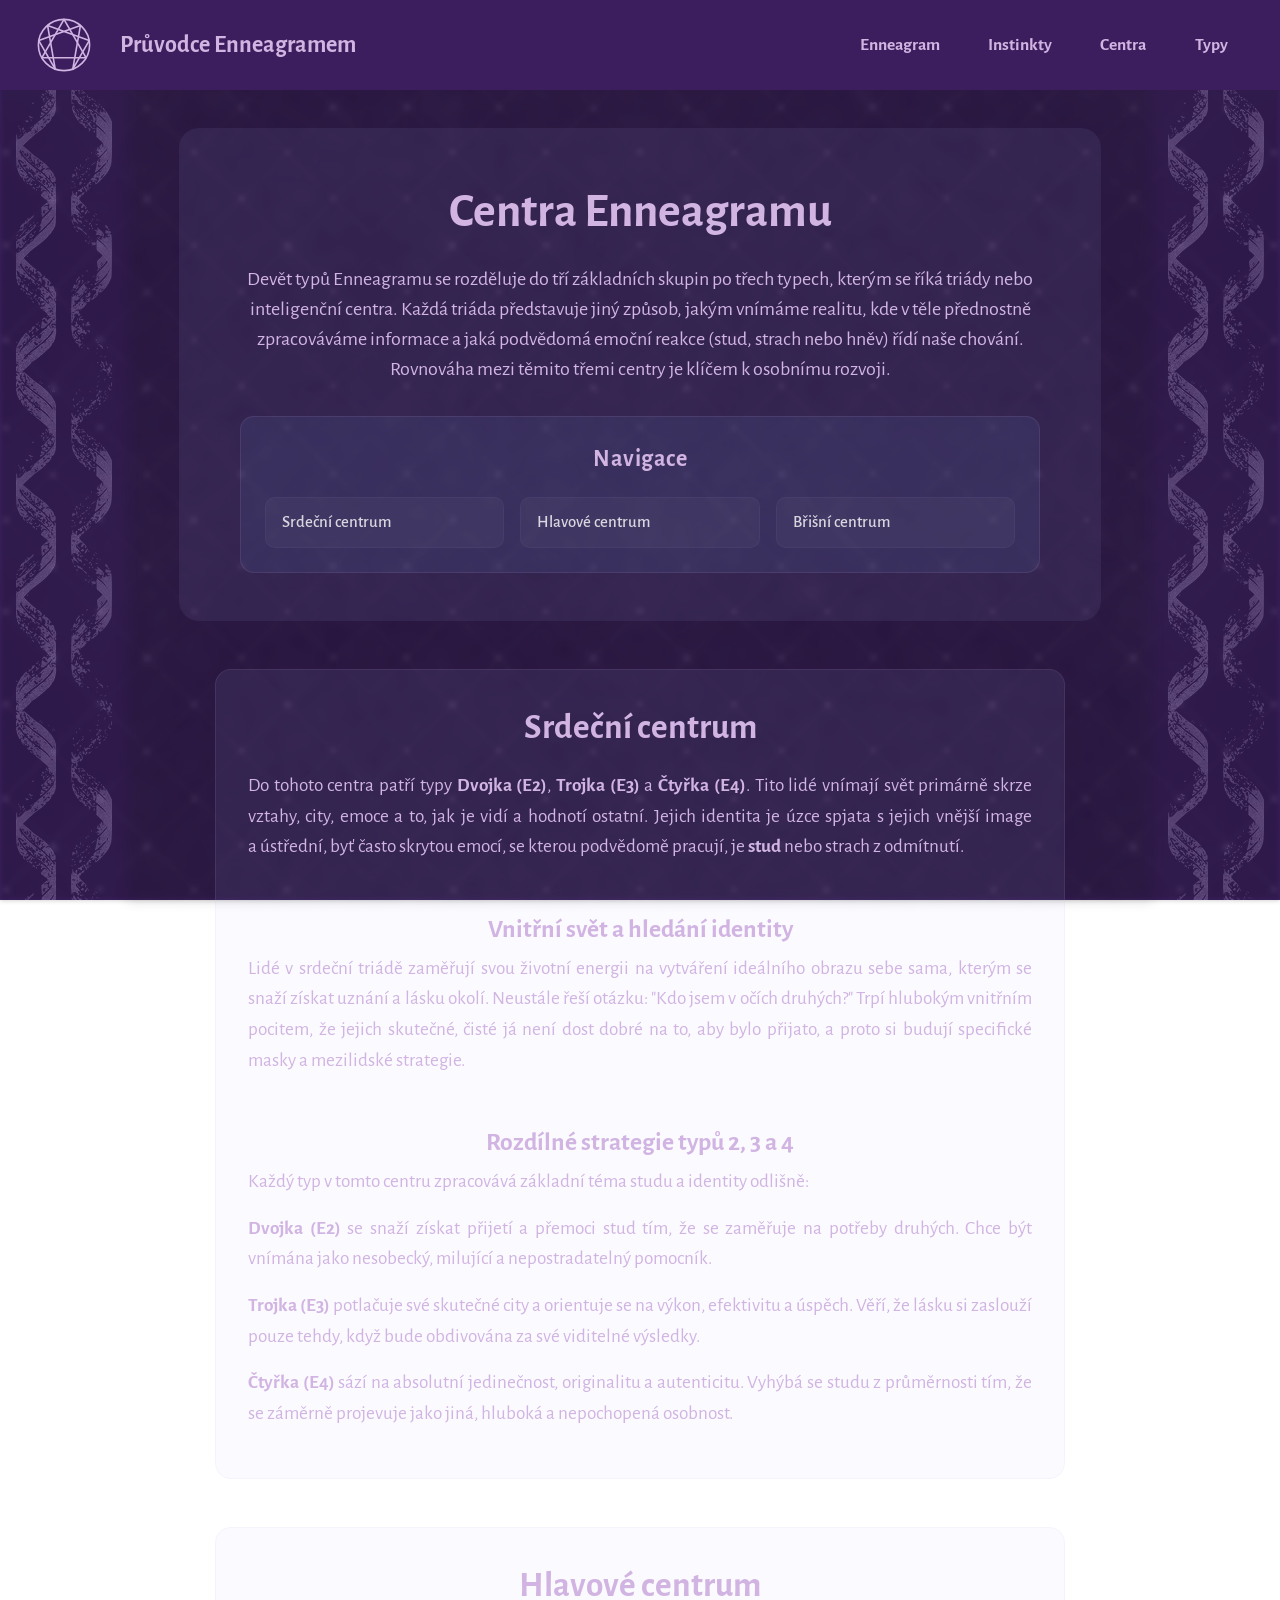
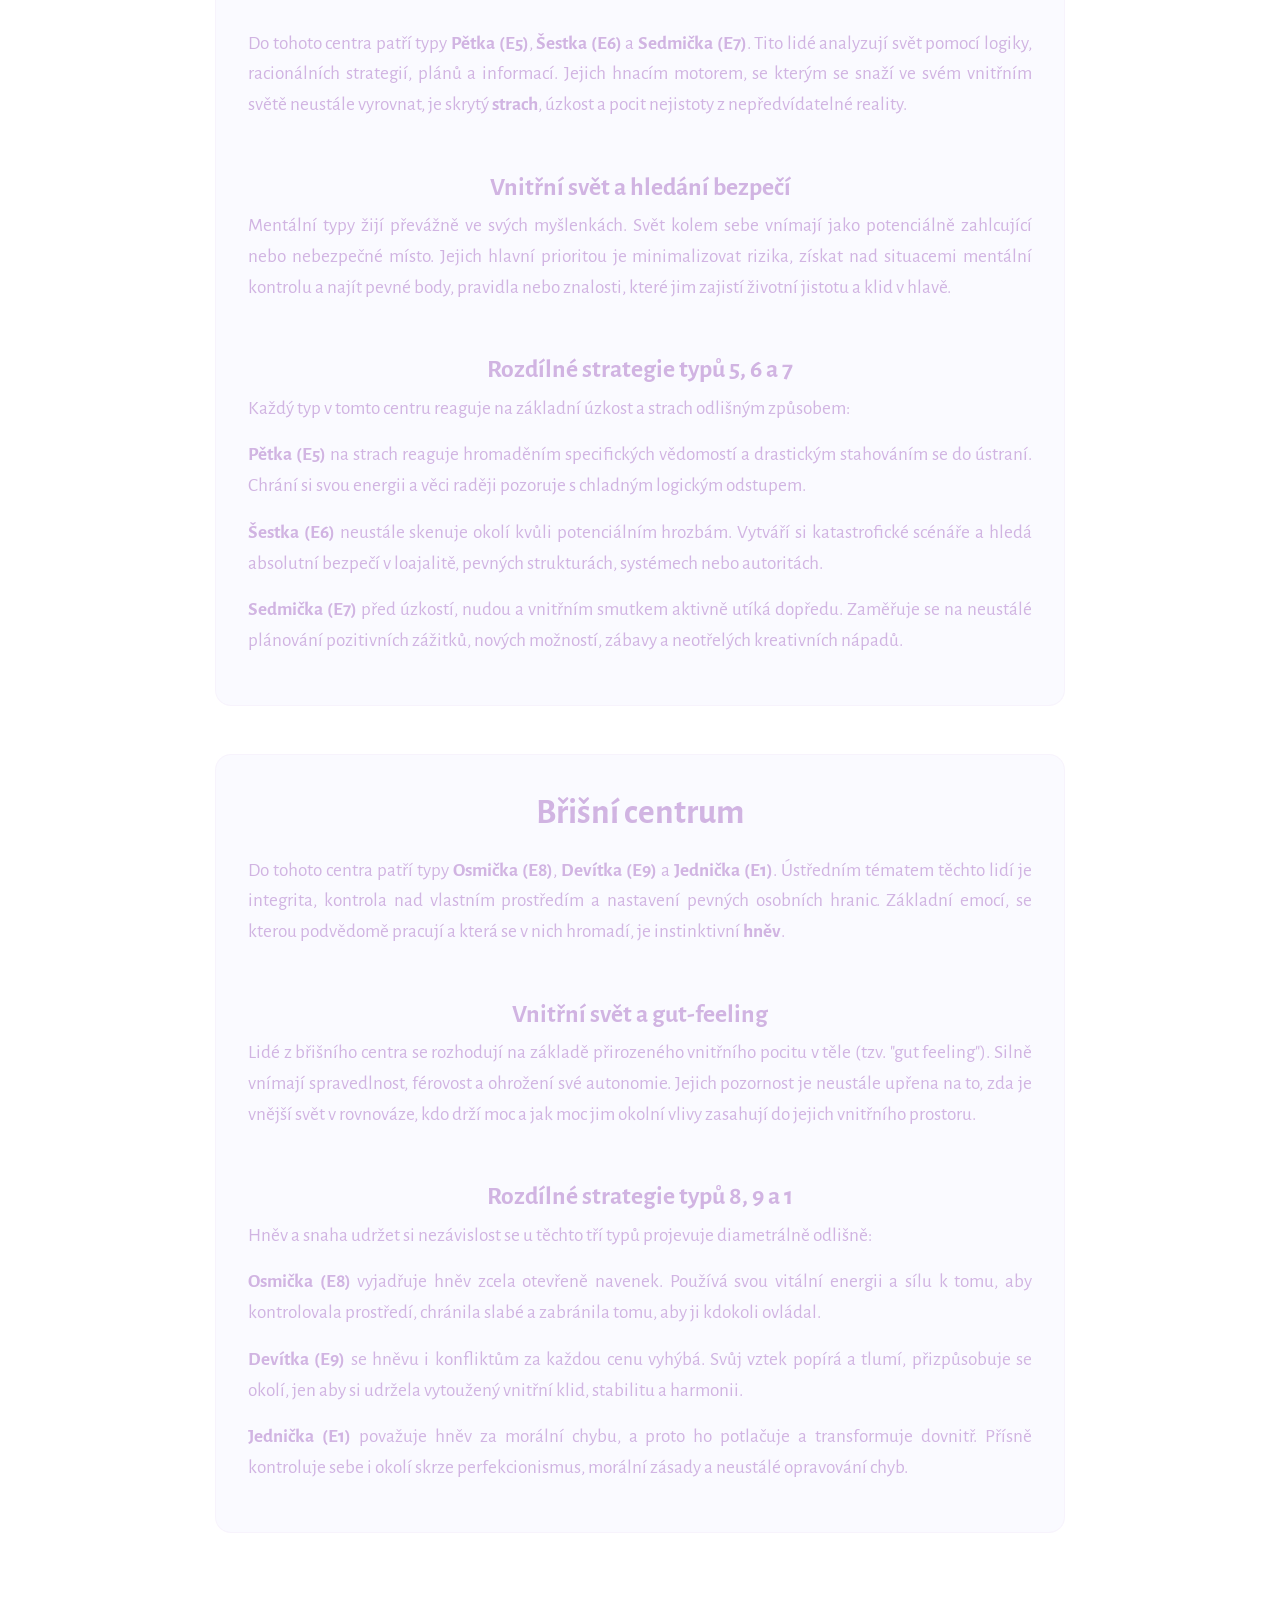
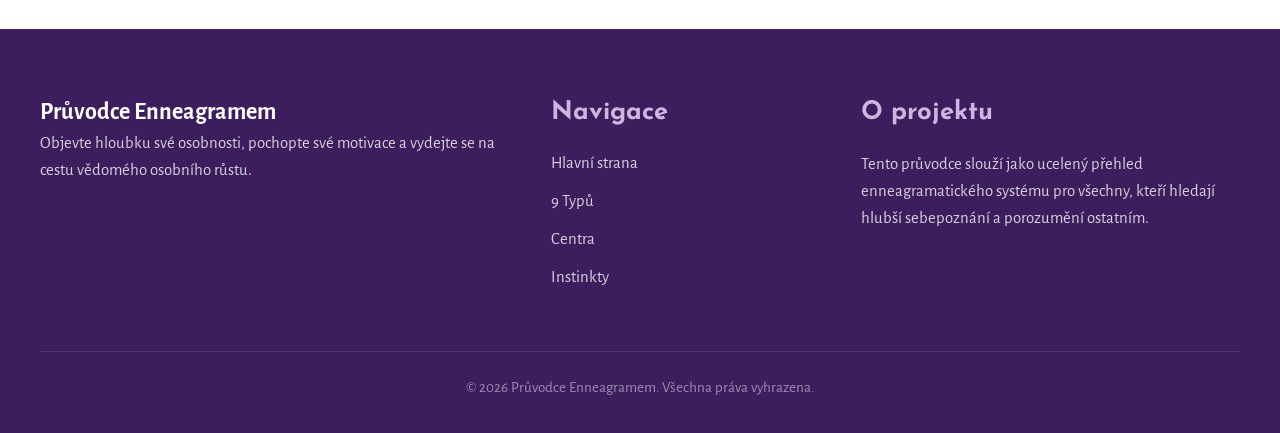
<file: triads.html>
<!DOCTYPE html>
<html lang="cs">

<head>
	<meta charset="UTF-8">
	<meta name="description" content="Centra Enneagramu – srdeční, hlavové a&nbsp;břišní centrum.">
	<meta name="viewport" content="width=device-width, initial-scale=1.0">
	<link rel="preconnect" href="https://fonts.googleapis.com">
	<link rel="preconnect" href="https://fonts.gstatic.com" crossorigin>
	<link
		href="https://fonts.googleapis.com/css2?family=Alegreya+Sans:ital,wght@0,100;0,300;0,400;0,500;0,700;0,800;0,900;1,100;1,300;1,400;1,500;1,700;1,800;1,900&family=Josefin+Sans:ital,wght@0,100..700;1,100..700&display=swap"
		rel="stylesheet">
	<link href="style.css" rel="stylesheet">
	<title>Průvodce Enneagramem - Centra</title>
</head>

<body>
	<div class="bg">
		<div class="bg-inner">
			<div class="bg-black"></div>
			<div class="bg-pattern"></div>
			<div class="bg-filter"></div>
		</div>
		<div class="side pattern right" aria-hidden="true"></div>
		<div class="side pattern left" aria-hidden="true"></div>
	</div>

	<nav class="navbar">
		<a href="index.html" class="navbar_title">
			<svg class="navbar_logo" xmlns="http://www.w3.org/2000/svg" viewBox="0 0 200 200" aria-hidden="true">
				<g fill="none" stroke="currentColor" stroke-width="5" stroke-linejoin="round" stroke-linecap="round">
					<circle cx="100" cy="100" r="80" />
					<polygon points="100,20 169.3,140 30.7,140" />
					<polygon points="151.4,38.7 127.4,175.2 178.8,86.1 48.6,38.7 72.6,175.2 21.2,86.1" />
				</g>
			</svg>
			<span class="navbar_title-text">Průvodce Enneagramem</span>
		</a>

		<button class="navbar__toggle" aria-expanded="false" aria-controls="main-menu" aria-label="Menu">
			<span></span>
			<span></span>
			<span></span>
		</button>

		<ul class="navbar_menu" id="main-menu">
			<li><a href="index.html" class="navbar_link">Enneagram</a></li>
			<li><a href="instincts.html" class="navbar_link">Instinkty</a></li>
			<li><a href="triads.html" class="navbar_link">Centra</a></li>
			<li><a href="types.html" class="navbar_link">Typy</a></li>
		</ul>
	</nav>

	<main>
		<div class="top-wrapper">
			<section class="hero-sec">
				<div class="hero-sec-text">
					<h1>Centra Enneagramu</h1>
					<p>Devět typů Enneagramu se rozděluje do tří základních skupin po třech&nbsp;typech, kterým se říká
						triády
						nebo inteligenční centra. Každá triáda představuje jiný způsob, jakým vnímáme realitu, kde v
						těle
						přednostně zpracováváme informace a&nbsp;jaká podvědomá emoční reakce (stud, strach nebo hněv)
						řídí naše chování. Rovnováha mezi těmito třemi centry je klíčem k&nbsp;osobnímu rozvoji.
					</p>
				</div>
				<nav class="types-menu-container">
					<h2>Navigace</h2>
					<ul class="types-menu-grid center">
						<li><a href="#HEART">
								<small>Srdeční centrum</small>
							</a></li>
						<li><a href="#HEAD">
								<small>Hlavové centrum</small>
							</a></li>
						<li><a href="#GUT">
								<small> Břišní centrum</small>
							</a></li>
					</ul>
				</nav>
			</section>
		</div>

		<!-- HLAVNÍ TEXTOVÝ OBSAH -->
		<section class="descriptions">
			<!-- ==========================================================================
				 TRIÁDA: SRDEČNÍ CENTRUM
				 ========================================================================== -->
			<article class="description" id="HEART">
				<div class="desc-header">
					<h2>Srdeční centrum</h2>
				</div>
				<div class="desc-text">
					<p>Do tohoto centra patří typy <strong>Dvojka&nbsp;(E2)</strong>, <strong>Trojka&nbsp;(E3)</strong>
						a
						<strong>Čtyřka&nbsp;(E4)</strong>. Tito lidé vnímají svět primárně skrze vztahy, city, emoce
						a&nbsp;to,
						jak je vidí a&nbsp;hodnotí ostatní. Jejich identita je úzce spjata s&nbsp;jejich vnější image
						a&nbsp;ústřední,
						byť často skrytou emocí, se kterou podvědomě pracují, je <strong>stud</strong> nebo strach z
						odmítnutí.
					</p>
				</div>
				<div class="desc-text">
					<h3 class="desc-sub-header">
						Vnitřní svět a&nbsp;hledání identity
					</h3>
					<p>Lidé v&nbsp;srdeční triádě zaměřují svou životní energii na vytváření ideálního obrazu sebe sama,
						kterým se snaží získat uznání a&nbsp;lásku okolí. Neustále řeší otázku: "Kdo jsem v&nbsp;očích
						druhých?"
						Trpí hlubokým vnitřním pocitem, že jejich skutečné, čisté já není dost dobré na to, aby bylo
						přijato, a&nbsp;proto si budují specifické masky a&nbsp;mezilidské strategie.</p>
				</div>
				<div class="desc-text">
					<h3 class="desc-sub-header">
						Rozdílné strategie typů 2,&nbsp;3&nbsp;a&nbsp;4
					</h3>
					<p>Každý typ v&nbsp;tomto centru zpracovává základní téma studu a&nbsp;identity odlišně:</p>
					<p><strong>Dvojka&nbsp;(E2)</strong> se snaží získat přijetí a&nbsp;přemoci stud tím, že se zaměřuje
						na
						potřeby
						druhých. Chce být vnímána jako nesobecký, milující a&nbsp;nepostradatelný pomocník.</p>
					<p><strong>Trojka&nbsp;(E3)</strong> potlačuje své skutečné city a&nbsp;orientuje se na výkon,
						efektivitu a
						úspěch. Věří, že lásku si zaslouží pouze tehdy, když bude obdivována za své viditelné výsledky.
					</p>
					<p><strong>Čtyřka&nbsp;(E4)</strong> sází na absolutní jedinečnost, originalitu a&nbsp;autenticitu.
						Vyhýbá se
						studu z průměrnosti tím, že se záměrně projevuje jako jiná, hluboká a&nbsp;nepochopená osobnost.
					</p>
				</div>
			</article>

			<!-- ==========================================================================
				 TRIÁDA: HLAVOVÉ CENTRUM
				 ========================================================================== -->
			<article class="description" id="HEAD">
				<div class="desc-header">
					<h2>Hlavové centrum</h2>
				</div>
				<div class="desc-text">
					<p>Do tohoto centra patří typy <strong>Pětka&nbsp;(E5)</strong>, <strong>Šestka&nbsp;(E6)</strong> a
						<strong>Sedmička&nbsp;(E7)</strong>. Tito lidé analyzují svět pomocí logiky, racionálních
						strategií,
						plánů a&nbsp;informací. Jejich hnacím motorem, se kterým se snaží ve svém vnitřním světě
						neustále
						vyrovnat, je skrytý <strong>strach</strong>, úzkost a&nbsp;pocit nejistoty z nepředvídatelné
						reality.
					</p>
				</div>
				<div class="desc-text">
					<h3 class="desc-sub-header">
						Vnitřní svět a&nbsp;hledání bezpečí
					</h3>
					<p>Mentální typy žijí převážně ve svých myšlenkách. Svět kolem sebe vnímají jako potenciálně
						zahlcující nebo nebezpečné místo. Jejich hlavní prioritou je minimalizovat rizika, získat nad
						situacemi mentální kontrolu a&nbsp;najít pevné body, pravidla nebo znalosti, které jim zajistí
						životní jistotu a&nbsp;klid v&nbsp;hlavě.</p>
				</div>
				<div class="desc-text">
					<h3 class="desc-sub-header">
						Rozdílné strategie typů 5,&nbsp;6&nbsp;a&nbsp;7
					</h3>
					<p>Každý typ v&nbsp;tomto centru reaguje na základní úzkost a&nbsp;strach odlišným způsobem:</p>
					<p><strong>Pětka&nbsp;(E5)</strong> na strach reaguje hromaděním specifických vědomostí
						a&nbsp;drastickým
						stahováním se do ústraní. Chrání si svou energii a&nbsp;věci raději pozoruje s&nbsp;chladným
						logickým
						odstupem.</p>
					<p><strong>Šestka&nbsp;(E6)</strong> neustále skenuje okolí kvůli potenciálním hrozbám. Vytváří si
						katastrofické
						scénáře a&nbsp;hledá absolutní bezpečí v&nbsp;loajalitě, pevných strukturách, systémech nebo
						autoritách.
					</p>
					<p><strong>Sedmička&nbsp;(E7)</strong> před úzkostí, nudou a&nbsp;vnitřním smutkem aktivně utíká
						dopředu.
						Zaměřuje se
						na neustálé plánování pozitivních zážitků, nových možností, zábavy a&nbsp;neotřelých kreativních
						nápadů.</p>
				</div>
			</article>

			<!-- ==========================================================================
				 TRIÁDA: BŘIŠNÍ CENTRUM
				 ========================================================================== -->
			<article class="description" id="GUT">
				<div class="desc-header">
					<h2>Břišní centrum</h2>
				</div>
				<div class="desc-text">
					<p>Do tohoto centra patří typy <strong>Osmička&nbsp;(E8)</strong>,
						<strong>Devítka&nbsp;(E9)</strong> a
						<strong>Jednička&nbsp;(E1)</strong>. Ústředním tématem těchto lidí je integrita, kontrola nad
						vlastním prostředím a&nbsp;nastavení pevných osobních hranic. Základní emocí, se kterou
						podvědomě
						pracují a&nbsp;která se v&nbsp;nich hromadí, je instinktivní <strong>hněv</strong>.
					</p>
				</div>
				<div class="desc-text">
					<h3 class="desc-sub-header">
						Vnitřní svět a&nbsp;gut-feeling
					</h3>
					<p>Lidé z břišního centra se rozhodují na základě přirozeného vnitřního pocitu v&nbsp;těle (tzv.
						"gut
						feeling").
						Silně vnímají spravedlnost, férovost a&nbsp;ohrožení své autonomie. Jejich pozornost je neustále
						upřena na to, zda je vnější svět v&nbsp;rovnováze, kdo drží moc a&nbsp;jak moc jim okolní vlivy
						zasahují
						do jejich vnitřního prostoru.</p>
				</div>
				<div class="desc-text">
					<h3 class="desc-sub-header">
						Rozdílné strategie typů 8,&nbsp;9&nbsp;a&nbsp;1
					</h3>
					<p>Hněv a&nbsp;snaha udržet si nezávislost se u&nbsp;těchto tří typů projevuje diametrálně odlišně:
					</p>
					<p><strong>Osmička&nbsp;(E8)</strong> vyjadřuje hněv zcela otevřeně navenek. Používá svou vitální
						energii
						a sílu
						k tomu, aby kontrolovala prostředí, chránila slabé a&nbsp;zabránila tomu, aby ji kdokoli
						ovládal.</p>
					<p><strong>Devítka&nbsp;(E9)</strong> se hněvu i&nbsp;konfliktům za každou cenu vyhýbá. Svůj vztek
						popírá a
						tlumí,
						přizpůsobuje se okolí, jen aby si udržela vytoužený vnitřní klid, stabilitu a&nbsp;harmonii.</p>
					<p><strong>Jednička&nbsp;(E1)</strong> považuje hněv za morální chybu, a&nbsp;proto ho potlačuje a
						transformuje dovnitř.
						Přísně kontroluje sebe i&nbsp;okolí skrze perfekcionismus, morální zásady a&nbsp;neustálé
						opravování chyb.
					</p>
				</div>
			</article>
		</section>
	</main>

	<!-- FIXNÍ ŠIPKA VPRÁVO DOLE -->
	<button id="scrollToTopBtn" class="scroll-to-top-btn" aria-label="Zpět na navigaci">
		<svg xmlns="http://www.w3.org/2000/svg" viewBox="0 0 24 24" fill="none" stroke="currentColor" stroke-width="2.5"
			stroke-linecap="round" stroke-linejoin="round">
			<polyline points="18 15 12 9 6 15"></polyline>
		</svg>
	</button>

	<footer class="site-footer">
		<section class="footer-content">
			<div class="footer-brand">
				<h1>Průvodce Enneagramem</h1>
				<p>Objevte hloubku své osobnosti, pochopte své motivace a&nbsp;vydejte se na cestu vědomého osobního
					růstu.
				</p>
			</div>

			<div class="footer-links">
				<h2>Navigace</h2>
				<ul>
					<li><a href="index.html">Hlavní strana</a></li>
					<li><a href="types.html">9 Typů</a></li>
					<li><a href="triads.html">Centra</a></li>
					<li><a href="instincts.html">Instinkty</a></li>
				</ul>
			</div>

			<div class="footer-info">
				<h2>O projektu</h2>
				<p>Tento průvodce slouží jako ucelený přehled enneagramatického systému pro všechny, kteří hledají
					hlubší sebepoznání a&nbsp;porozumění ostatním.</p>
			</div>
		</section>

		<div class="footer-bottom">
			<p>&copy; 2026 Průvodce Enneagramem. Všechna práva vyhrazena.</p>
		</div>
	</footer>

	<script src="main.js"></script>
</body>

</html>
</file>
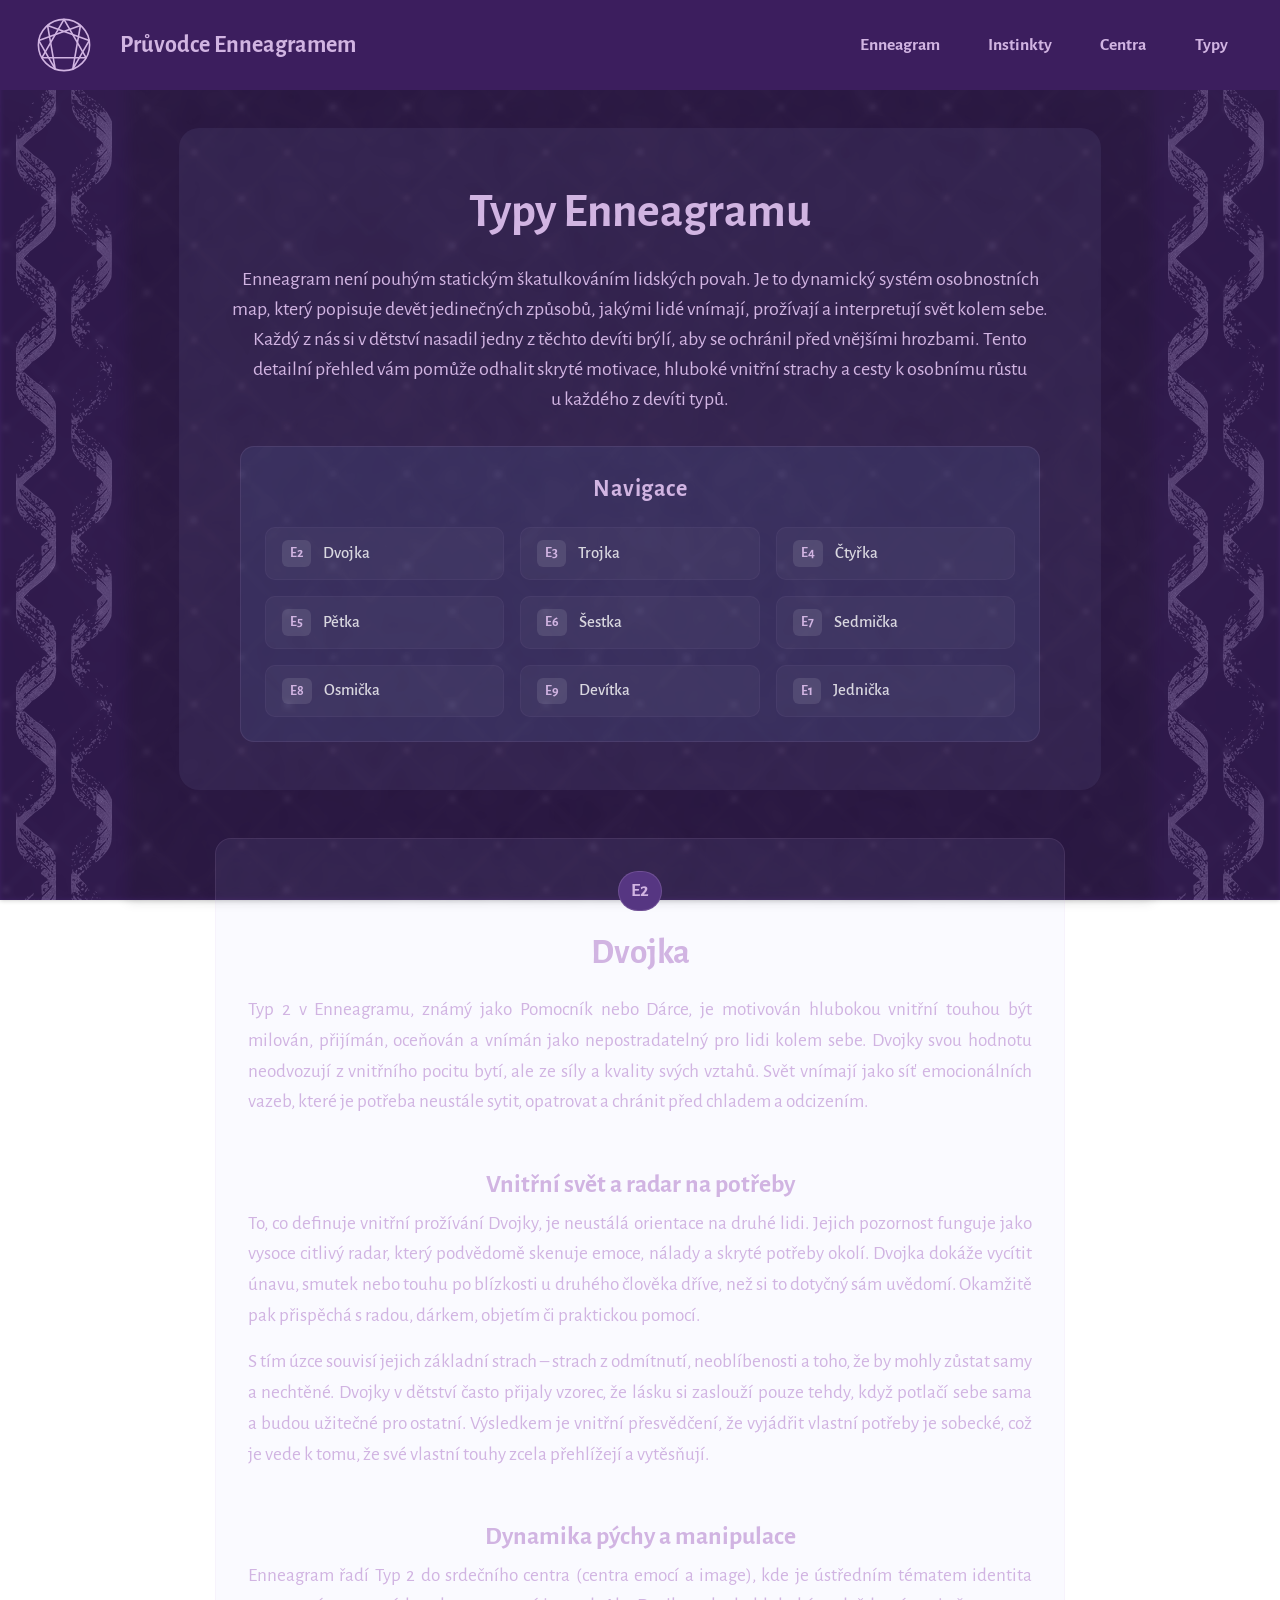
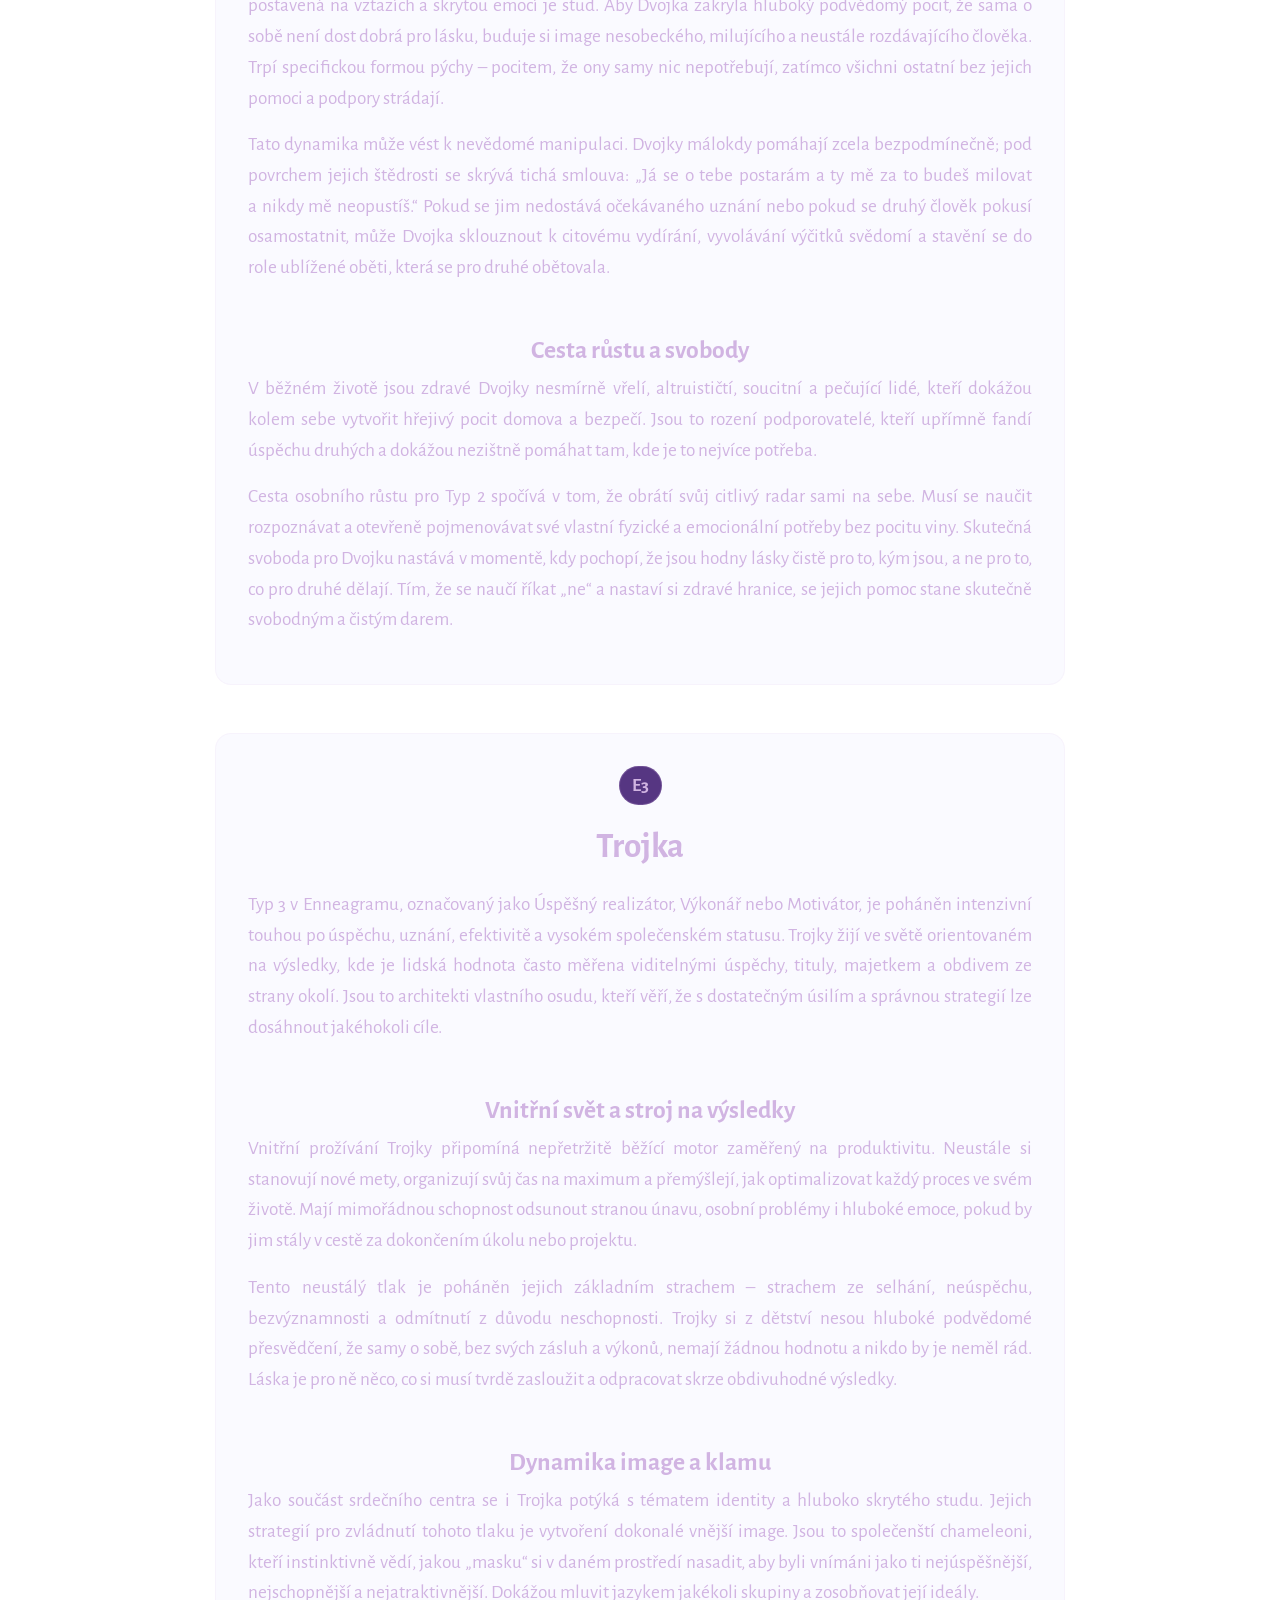
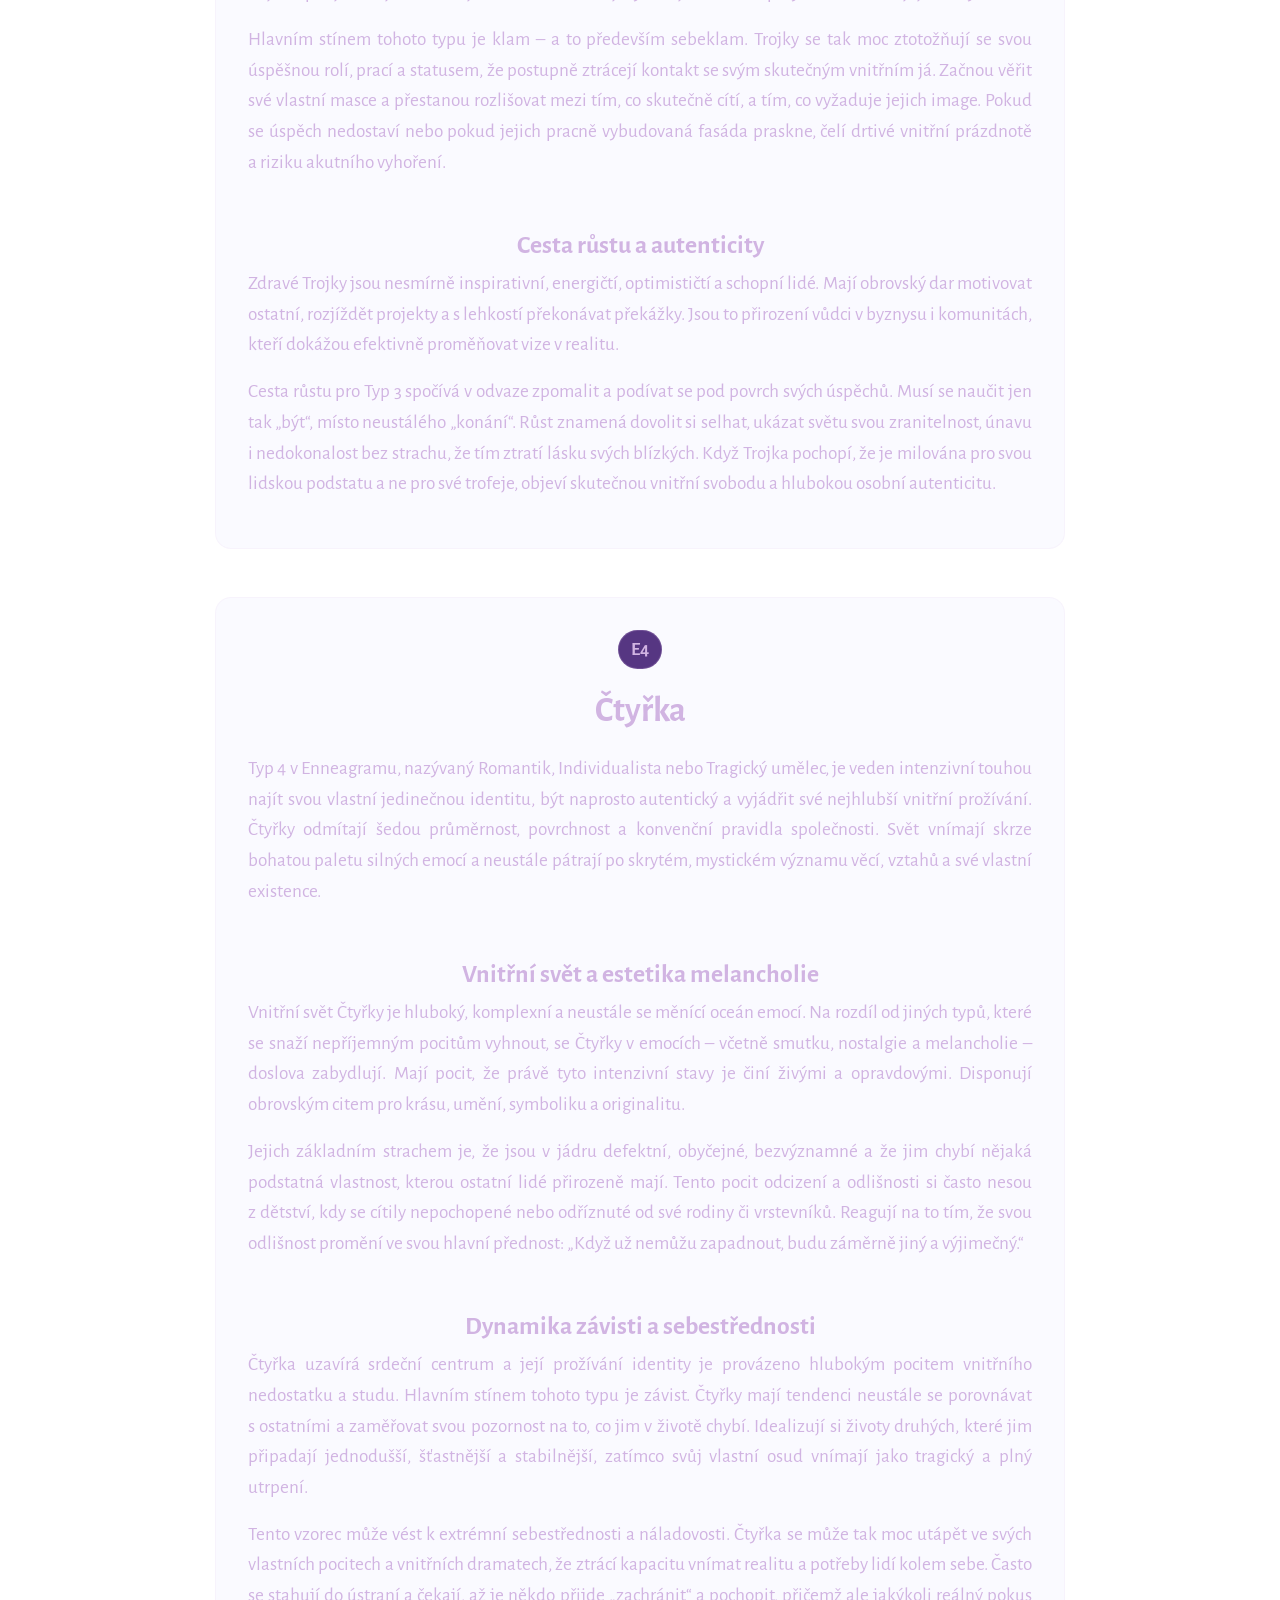
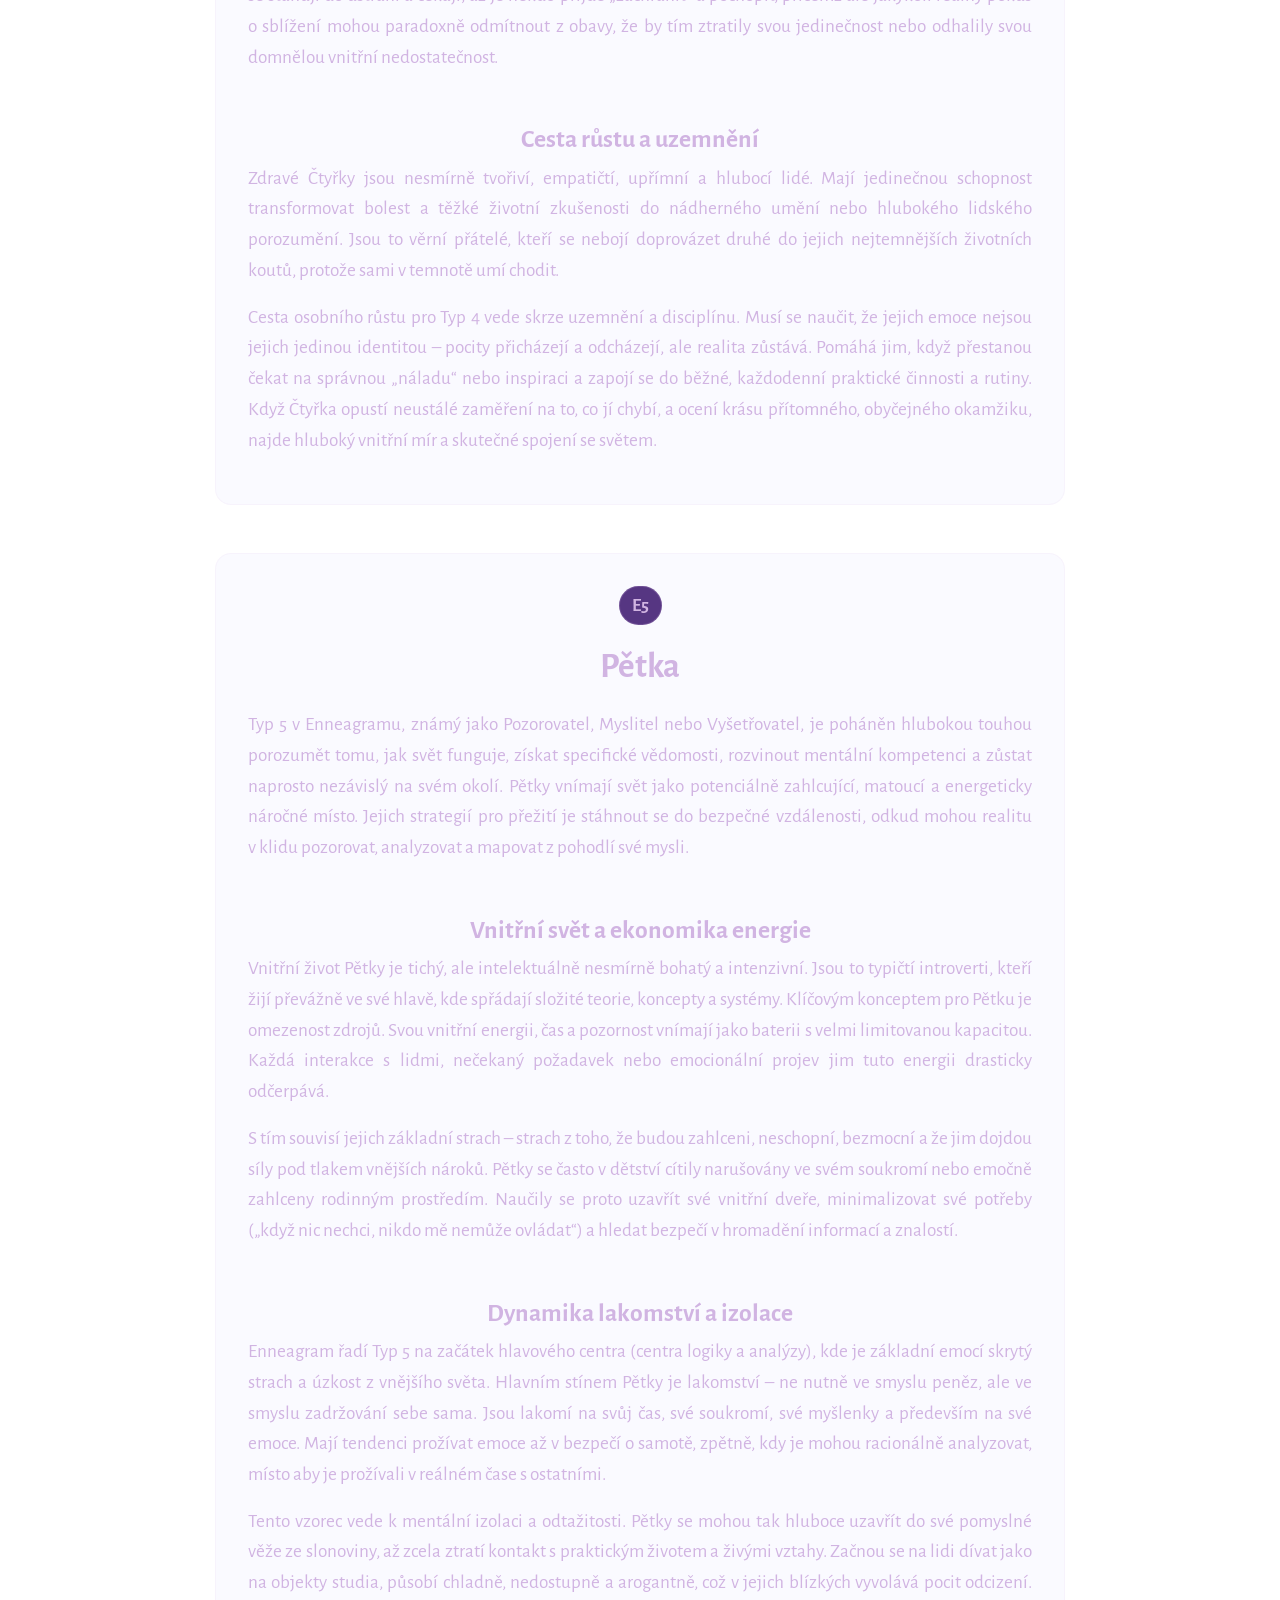
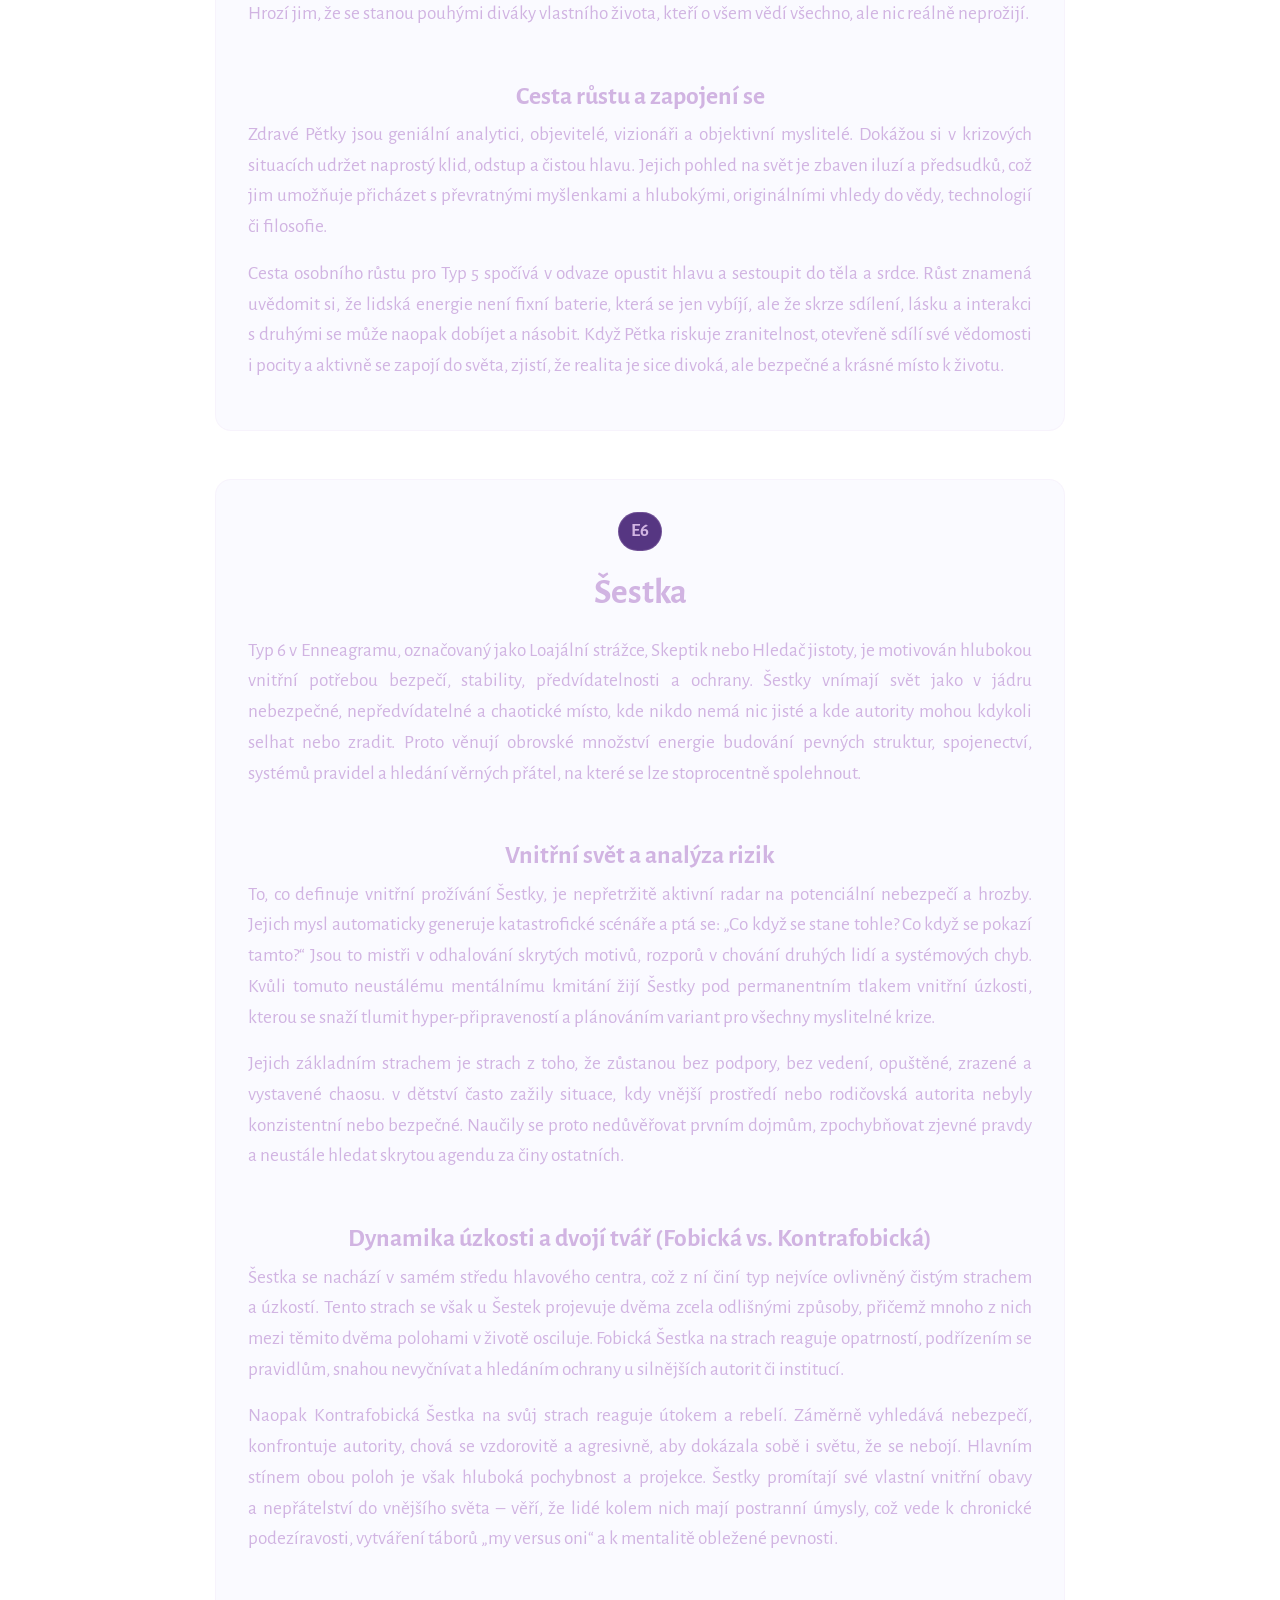
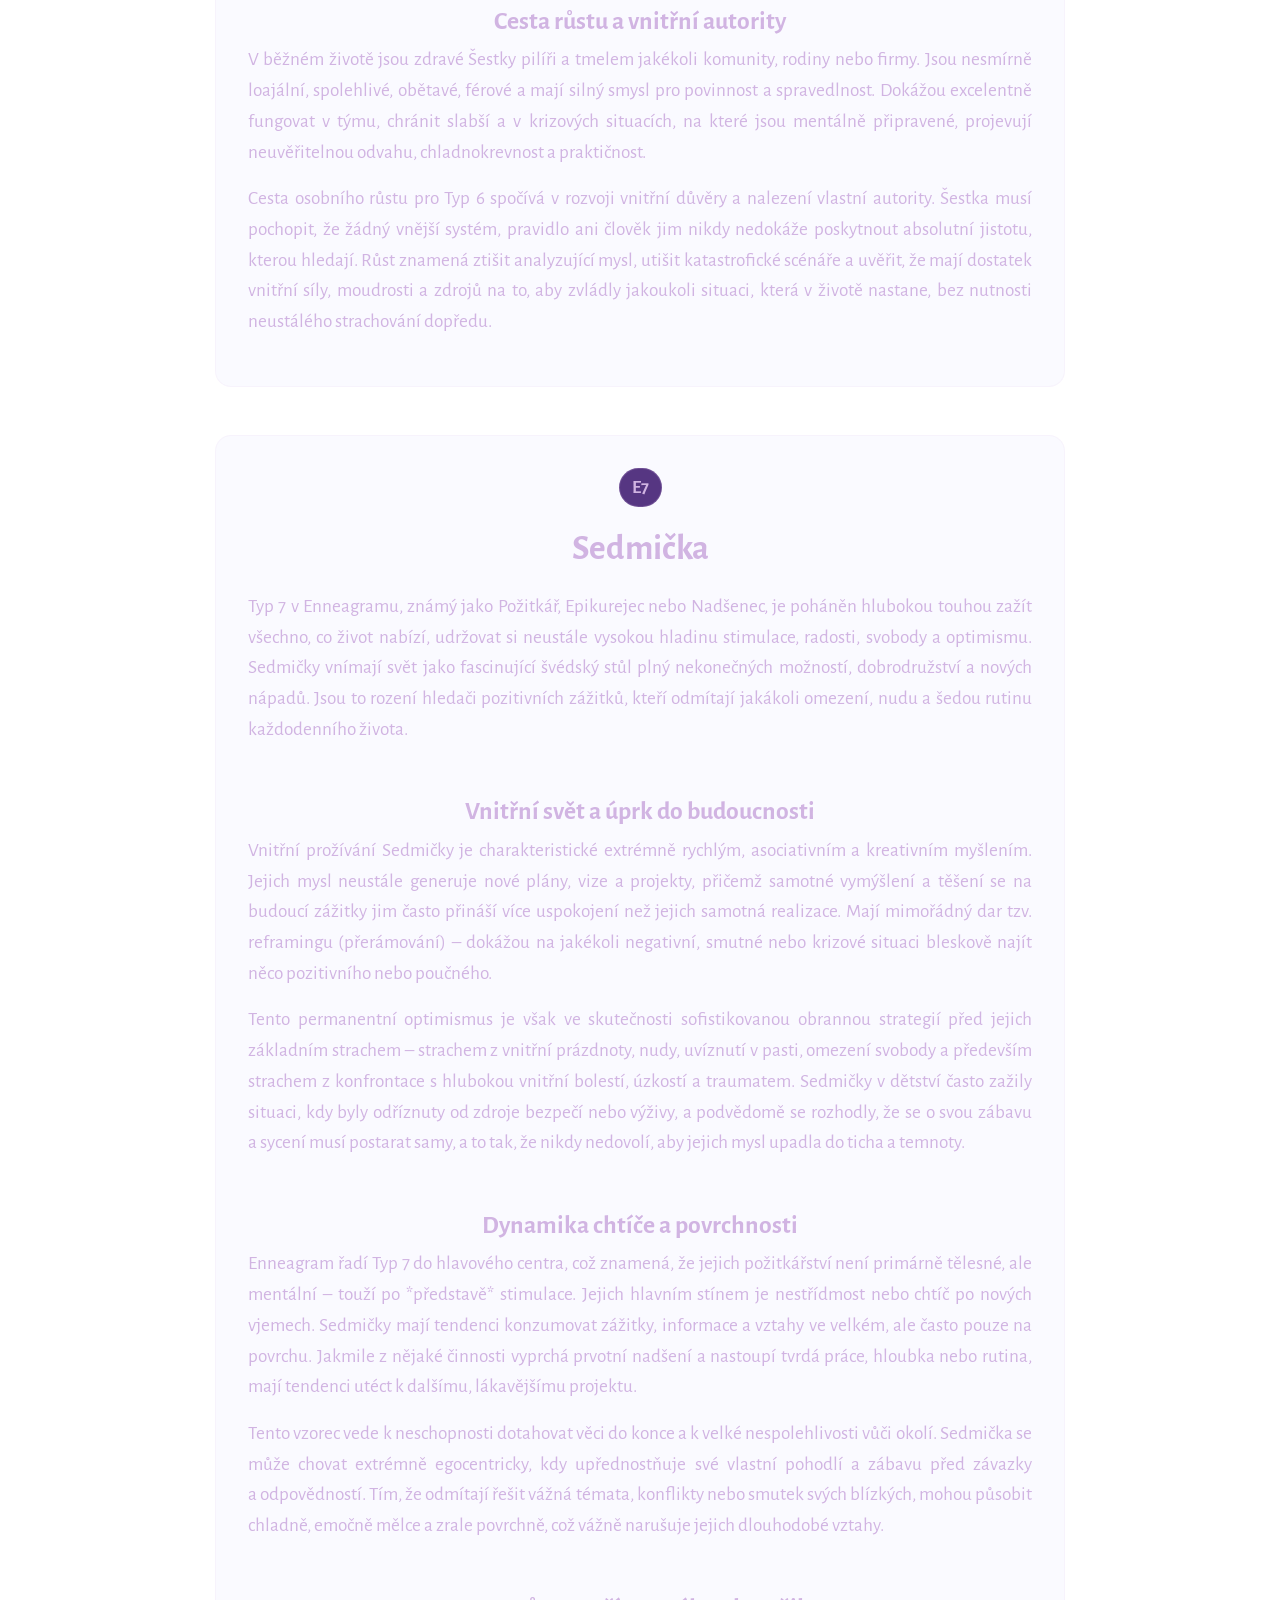
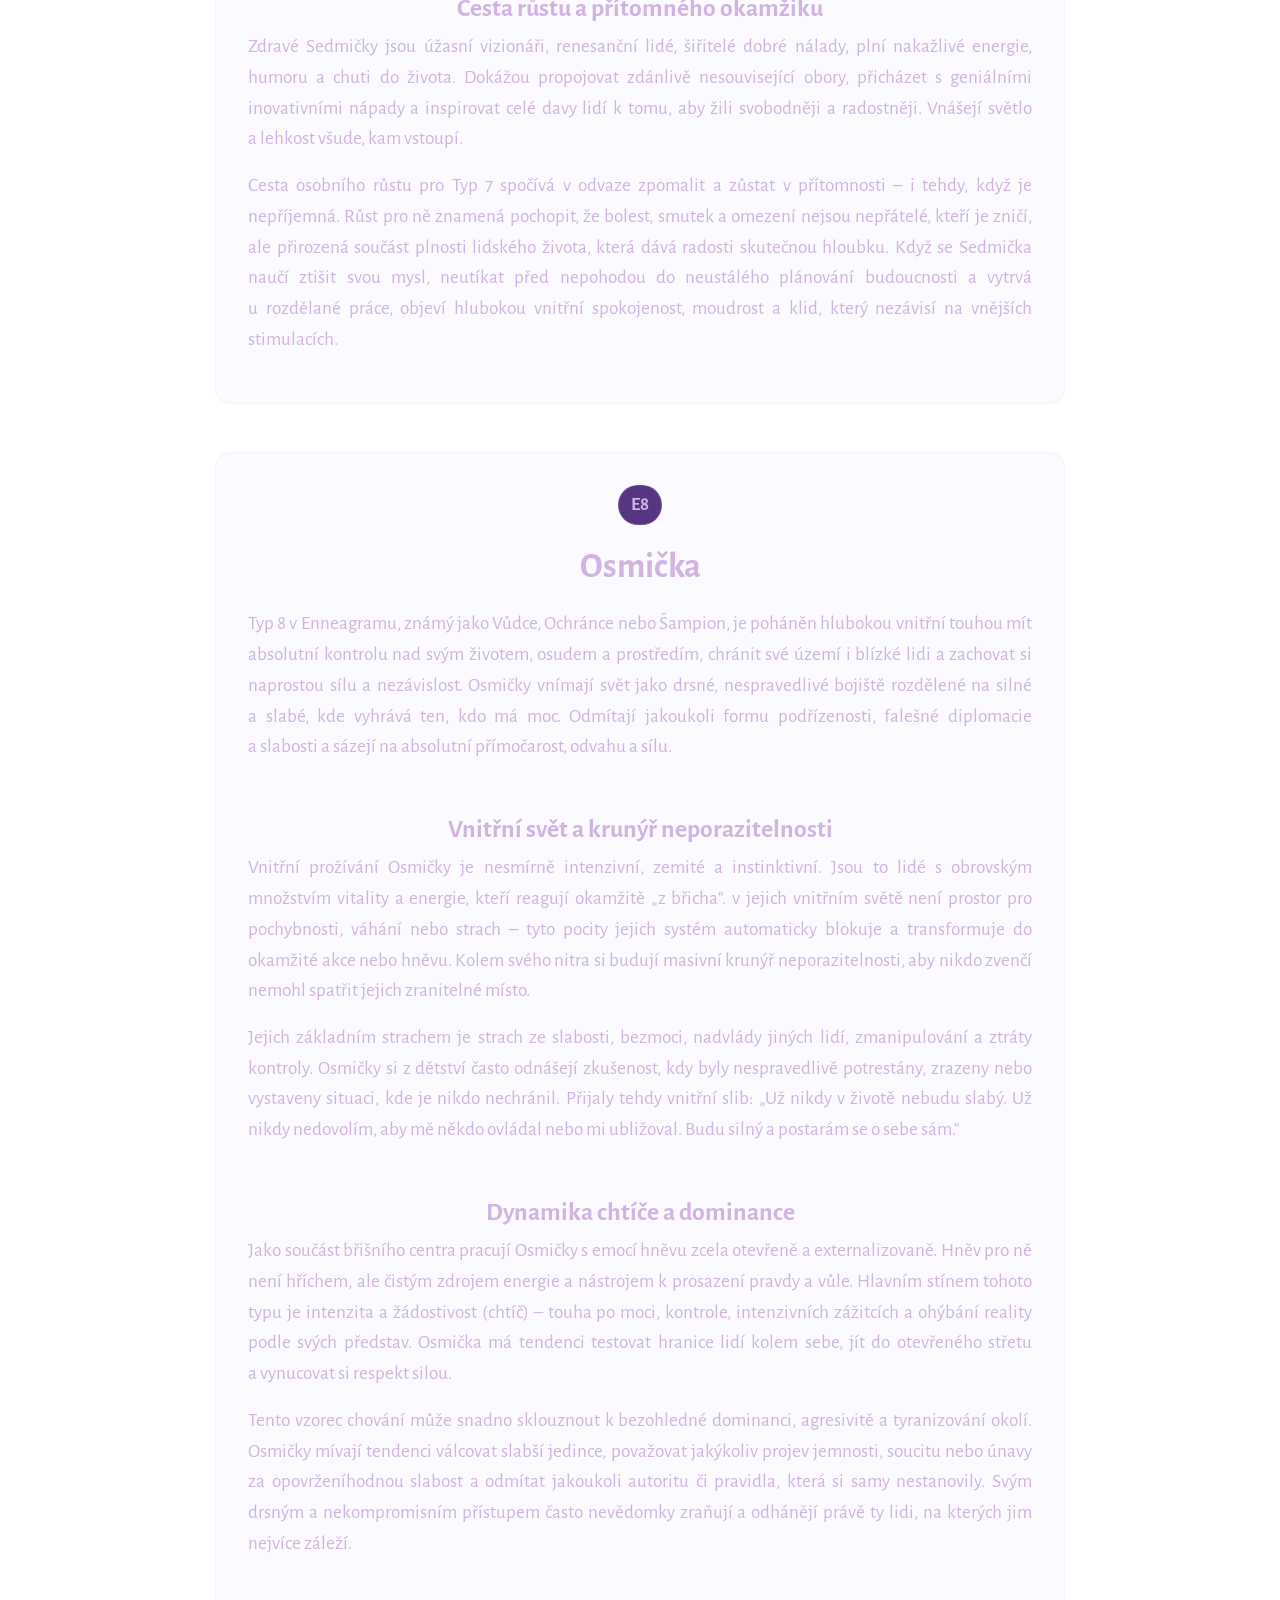
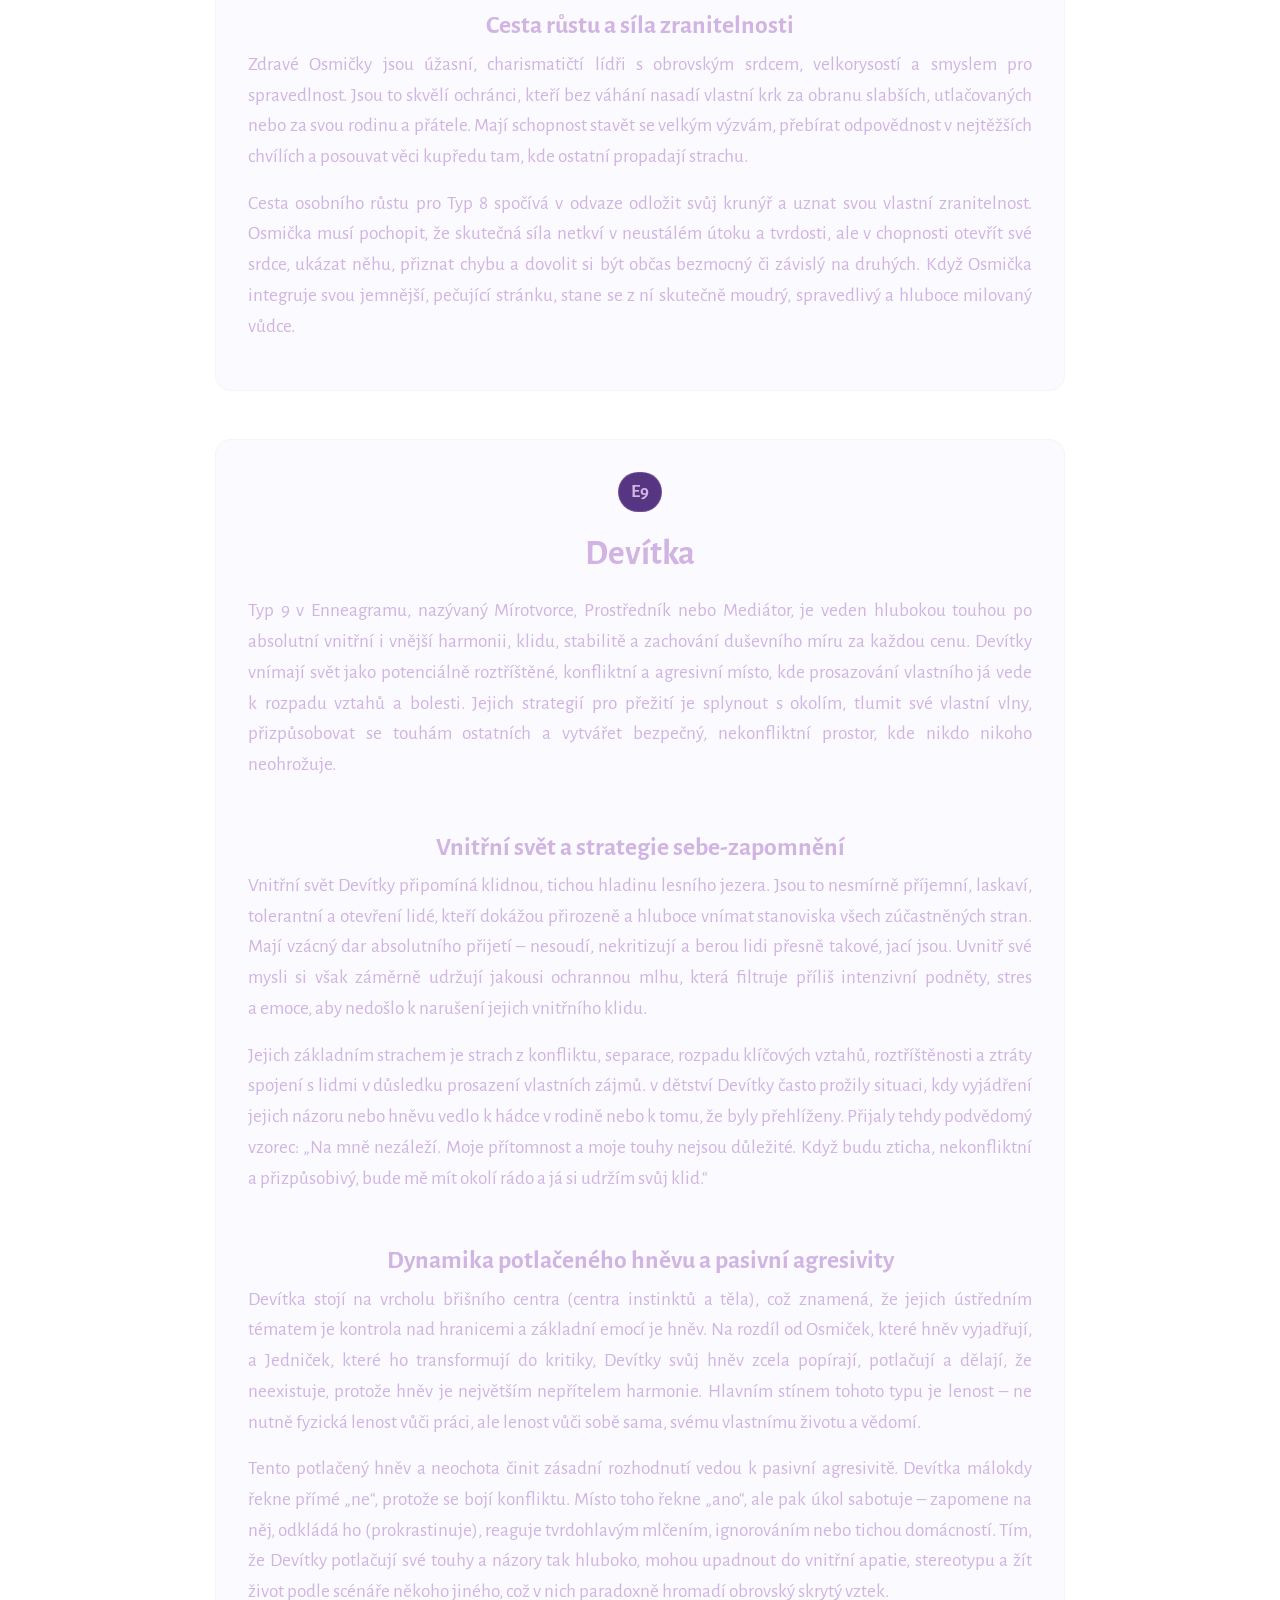
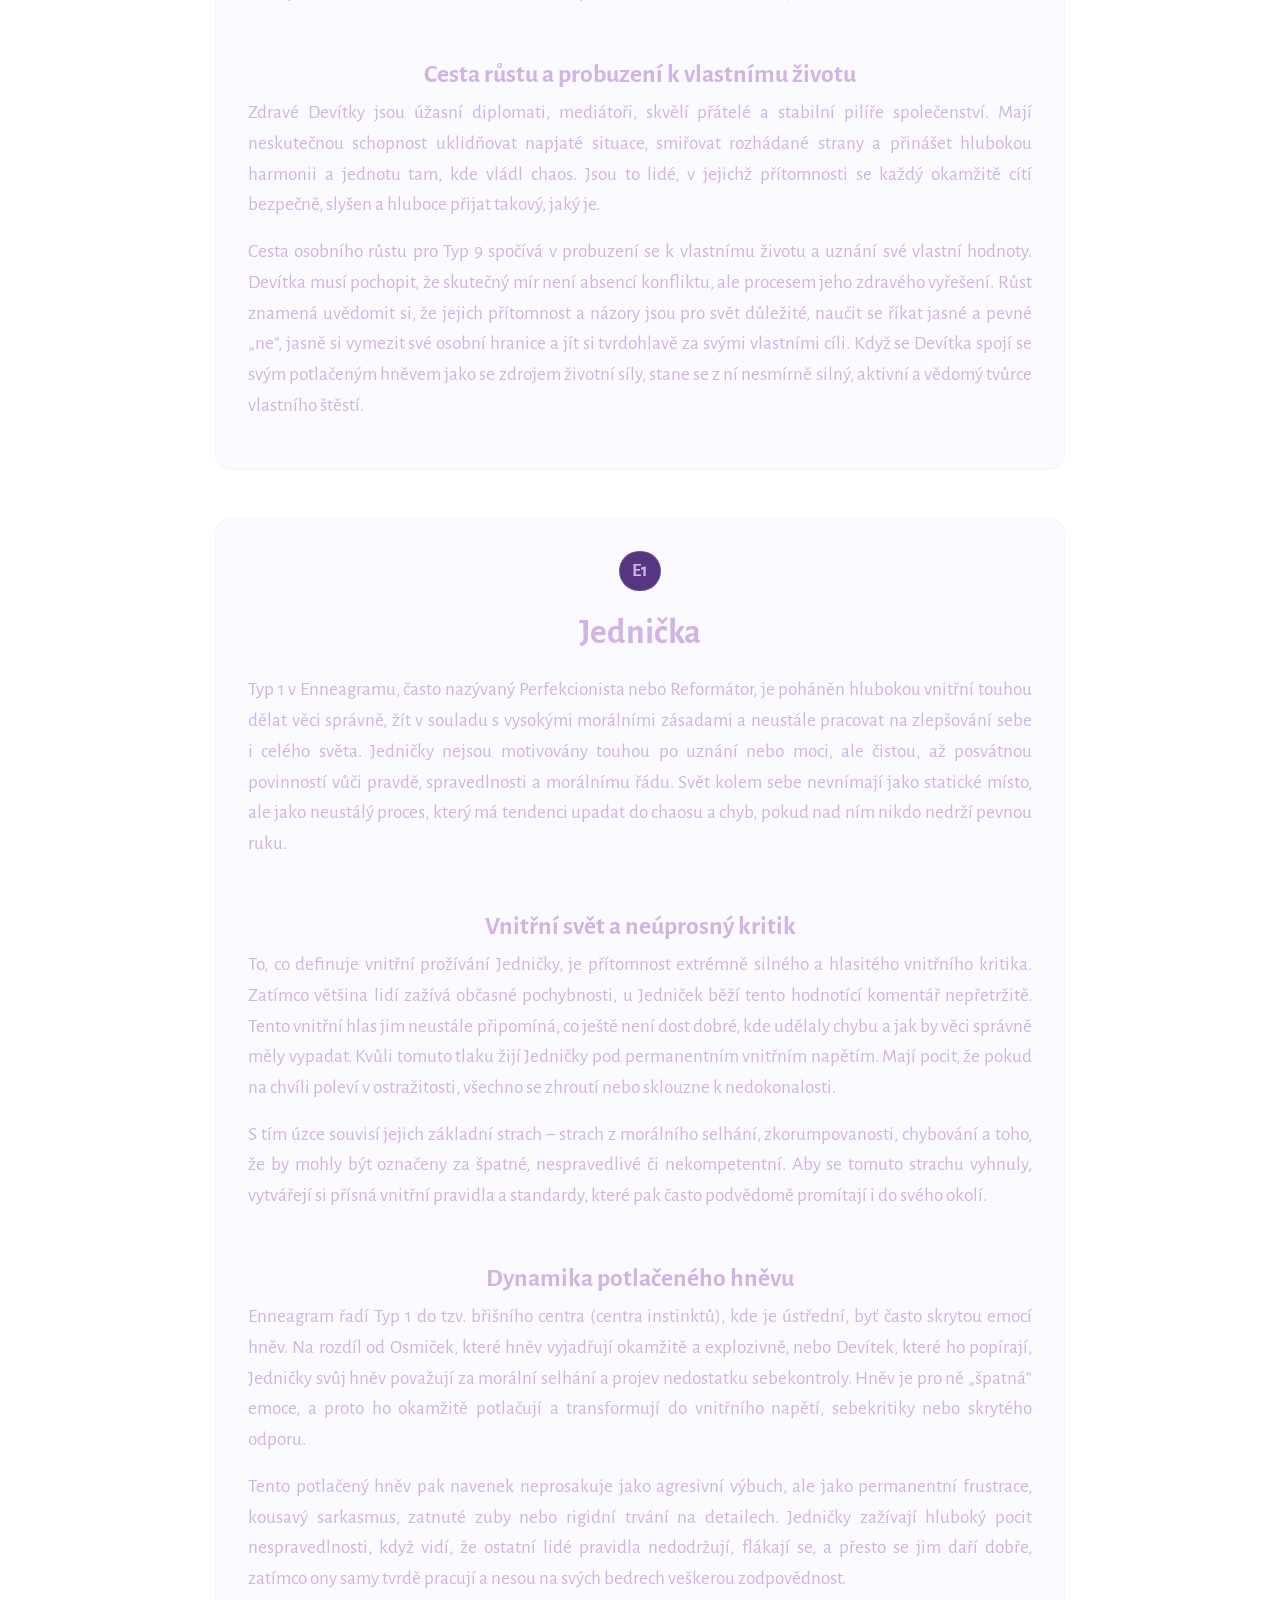
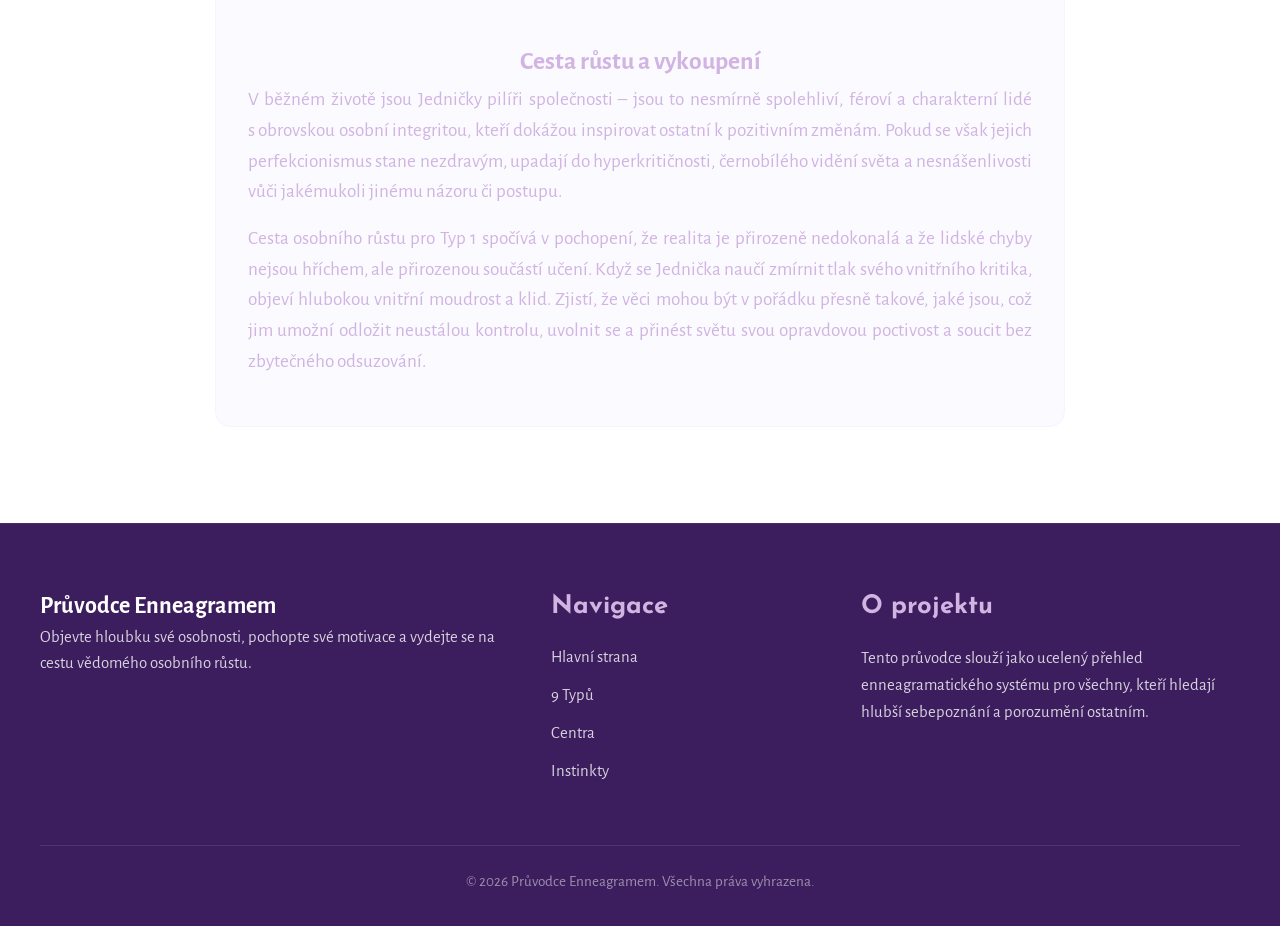
<file: types.html>
<!DOCTYPE html>
<html lang="cs">

<head>
	<meta charset="UTF-8">
	<meta name="description" content="Podrobné popisy všech devíti typů Enneagramu.">
	<meta name="viewport" content="width=device-width, initial-scale=1.0">
	<link rel="preconnect" href="https://fonts.googleapis.com">
	<link rel="preconnect" href="https://fonts.gstatic.com" crossorigin>
	<link
		href="https://fonts.googleapis.com/css2?family=Alegreya+Sans:ital,wght@0,100;0,300;0,400;0,500;0,700;0,800;0,900;1,100;1,300;1,400;1,500;1,700;1,800;1,900&family=Josefin+Sans:ital,wght@0,100..700;1,100..700&display=swap"
		rel="stylesheet">
	<link href="style.css" rel="stylesheet">
	<title>Průvodce Enneagramem - Typy</title>
</head>

<body>
	<div class="bg">
		<div class="bg-inner">
			<div class="bg-black"></div>
			<div class="bg-pattern"></div>
			<div class="bg-filter"></div>
		</div>
		<div class="side pattern right" aria-hidden="true"></div>
		<div class="side pattern left" aria-hidden="true"></div>
	</div>

	<nav class="navbar">
		<a href="index.html" class="navbar_title">
			<svg class="navbar_logo" xmlns="http://www.w3.org/2000/svg" viewBox="0 0 200 200" aria-hidden="true">
				<g fill="none" stroke="currentColor" stroke-width="5" stroke-linejoin="round" stroke-linecap="round">
					<circle cx="100" cy="100" r="80" />
					<polygon points="100,20 169.3,140 30.7,140" />
					<polygon points="151.4,38.7 127.4,175.2 178.8,86.1 48.6,38.7 72.6,175.2 21.2,86.1" />
				</g>
			</svg>
			<span class="navbar_title-text">Průvodce Enneagramem</span>
		</a>

		<button class="navbar__toggle" aria-expanded="false" aria-controls="main-menu" aria-label="Menu">
			<span></span>
			<span></span>
			<span></span>
		</button>

		<ul class="navbar_menu" id="main-menu">
			<li><a href="index.html" class="navbar_link">Enneagram</a></li>
			<li><a href="instincts.html" class="navbar_link">Instinkty</a></li>
			<li><a href="triads.html" class="navbar_link">Centra</a></li>
			<li><a href="types.html" class="navbar_link">Typy</a></li>
		</ul>
	</nav>

	<main>
		<div class="top-wrapper">
			<section class="hero-sec">
				<div class="hero-sec-text">
					<h1>Typy Enneagramu</h1>
					<p>Enneagram není pouhým statickým škatulkováním lidských povah. Je to dynamický systém osobnostních
						map,
						který popisuje devět jedinečných způsobů, jakými lidé vnímají, prožívají a&nbsp;interpretují
						svět
						kolem
						sebe. Každý z&nbsp;nás si v&nbsp;dětství nasadil jedny z&nbsp;těchto devíti brýlí, aby se
						ochránil před
						vnějšími
						hrozbami. Tento detailní přehled vám pomůže odhalit skryté motivace, hluboké vnitřní strachy a
						cesty
						k osobnímu růstu u&nbsp;každého z&nbsp;devíti typů.
					</p>
				</div>
				<nav class="types-menu-container">
					<h2>Navigace</h2>
					<ul class="types-menu-grid">
						<li><a href="#E2"><span>E2</span>
								<small>Dvojka</small>
							</a></li>
						<li><a href="#E3"><span>E3</span>
								<small>Trojka</small>
							</a></li>
						<li><a href="#E4"><span>E4</span>
								<small>Čtyřka</small>
							</a></li>
						<li><a href="#E5"><span>E5</span>
								<small>Pětka</small>
							</a></li>
						<li><a href="#E6"><span>E6</span>
								<small>Šestka</small>
							</a></li>
						<li><a href="#E7"><span>E7</span>
								<small>Sedmička</small>
							</a></li>
						<li><a href="#E8"><span>E8</span>
								<small>Osmička</small>
							</a></li>
						<li><a href="#E9"><span>E9</span>
								<small>Devítka</small>
							</a></li>
						<li><a href="#E1"><span>E1</span>
								<small>Jednička</small>
							</a></li>
					</ul>
				</nav>
			</section>
		</div>

		<section class="descriptions">
			<!-- ==========================================================================
             TYP 2: POMOCNÍK
             ========================================================================== -->
			<article class="description" id="E2">
				<div class="desc-header">
					<span class="desc-type-number">E2</span>
					<h2>Dvojka</h2>
				</div>
				<div class="desc-text">
					<p>Typ&nbsp;2 v&nbsp;Enneagramu, známý jako Pomocník nebo Dárce, je motivován hlubokou vnitřní
						touhou být
						milován,
						přijímán, oceňován a&nbsp;vnímán jako nepostradatelný pro lidi kolem sebe. Dvojky svou hodnotu
						neodvozují
						z vnitřního pocitu bytí, ale ze síly a&nbsp;kvality svých vztahů. Svět vnímají jako síť
						emocionálních
						vazeb, které je potřeba neustále sytit, opatrovat a&nbsp;chránit před chladem a&nbsp;odcizením.
					</p>
				</div>
				<div class="desc-text">
					<h3 class="desc-sub-header">
						Vnitřní svět a&nbsp;radar na potřeby
					</h3>
					<p>To, co definuje vnitřní prožívání Dvojky, je neustálá orientace na druhé lidi. Jejich pozornost
						funguje jako vysoce citlivý radar, který podvědomě skenuje emoce, nálady a&nbsp;skryté potřeby
						okolí.
						Dvojka dokáže vycítit únavu, smutek nebo touhu po blízkosti u&nbsp;druhého člověka dříve, než si
						to
						dotyčný sám uvědomí. Okamžitě pak přispěchá s&nbsp;radou, dárkem, objetím či praktickou pomocí.
					</p>

					<p>S tím úzce souvisí jejich základní strach – strach z&nbsp;odmítnutí, neoblíbenosti a&nbsp;toho,
						že by mohly
						zůstat samy a&nbsp;nechtěné. Dvojky v&nbsp;dětství často přijaly vzorec, že lásku si zaslouží
						pouze tehdy,
						když potlačí sebe sama a&nbsp;budou užitečné pro ostatní. Výsledkem je vnitřní přesvědčení, že
						vyjádřit
						vlastní potřeby je sobecké, což je vede k&nbsp;tomu, že své vlastní touhy zcela přehlížejí a
						vytěsňují.
					</p>
				</div>
				<div class="desc-text">
					<h3 class="desc-sub-header">
						Dynamika pýchy a&nbsp;manipulace
					</h3>
					<p>Enneagram řadí Typ&nbsp;2 do srdečního centra (centra emocí a&nbsp;image), kde je ústředním
						tématem
						identita
						postavená na vztazích a&nbsp;skrytou emocí je stud. Aby Dvojka zakryla hluboký podvědomý pocit,
						že
						sama o
						sobě není dost dobrá pro lásku, buduje si image nesobeckého, milujícího a&nbsp;neustále
						rozdávajícího
						člověka. Trpí specifickou formou pýchy – pocitem, že ony samy nic nepotřebují,
						zatímco
						všichni ostatní bez jejich pomoci a&nbsp;podpory strádají.</p>

					<p>Tato dynamika může vést k&nbsp;nevědomé manipulaci. Dvojky málokdy pomáhají zcela bezpodmínečně;
						pod
						povrchem jejich štědrosti se skrývá tichá smlouva: „Já se o&nbsp;tebe postarám a&nbsp;ty mě za
						to budeš
						milovat a&nbsp;nikdy mě neopustíš.“ Pokud se jim nedostává očekávaného uznání nebo pokud se
						druhý
						člověk
						pokusí osamostatnit, může Dvojka sklouznout k&nbsp;citovému vydírání, vyvolávání výčitků svědomí
						a
						stavění se do role ublížené oběti, která se pro druhé obětovala.</p>
				</div>
				<div class="desc-text">
					<h3 class="desc-sub-header">
						Cesta růstu a&nbsp;svobody
					</h3>
					<p>V běžném životě jsou zdravé Dvojky nesmírně vřelí, altruističtí, soucitní a&nbsp;pečující lidé,
						kteří
						dokážou kolem sebe vytvořit hřejivý pocit domova a&nbsp;bezpečí. Jsou to rození podporovatelé,
						kteří
						upřímně fandí úspěchu druhých a&nbsp;dokážou nezištně pomáhat tam, kde je to nejvíce potřeba.
					</p>

					<p>Cesta osobního růstu pro Typ&nbsp;2 spočívá v&nbsp;tom, že obrátí svůj citlivý radar sami na
						sebe. Musí se
						naučit rozpoznávat a&nbsp;otevřeně pojmenovávat své vlastní fyzické a&nbsp;emocionální potřeby
						bez pocitu
						viny. Skutečná svoboda pro Dvojku nastává v&nbsp;momentě, kdy pochopí, že jsou hodny lásky čistě
						pro
						to,
						kým jsou, a&nbsp;ne pro to, co pro druhé dělají. Tím, že se naučí říkat „ne“ a&nbsp;nastaví si
						zdravé
						hranice,
						se jejich pomoc stane skutečně svobodným a&nbsp;čistým darem.</p>
				</div>
			</article>

			<!-- ==========================================================================
				 TYP 3: ÚSPĚŠNÝ REALIZÁTOR
				 ========================================================================== -->
			<article class="description" id="E3">
				<div class="desc-header">
					<span class="desc-type-number">E3</span>
					<h2>Trojka</h2>
				</div>
				<div class="desc-text">
					<p>Typ&nbsp;3 v&nbsp;Enneagramu, označovaný jako Úspěšný realizátor, Výkonář nebo Motivátor, je
						poháněn
						intenzivní
						touhou po úspěchu, uznání, efektivitě a&nbsp;vysokém společenském statusu. Trojky žijí ve světě
						orientovaném na výsledky, kde je lidská hodnota často měřena viditelnými úspěchy, tituly,
						majetkem a
						obdivem ze strany okolí. Jsou to architekti vlastního osudu, kteří věří, že s&nbsp;dostatečným
						úsilím
						a
						správnou strategií lze dosáhnout jakéhokoli cíle.</p>
				</div>
				<div class="desc-text">
					<h3 class="desc-sub-header">
						Vnitřní svět a&nbsp;stroj na výsledky
					</h3>
					<p>Vnitřní prožívání Trojky připomíná nepřetržitě běžící motor zaměřený na produktivitu. Neustále si
						stanovují nové mety, organizují svůj čas na maximum a&nbsp;přemýšlejí, jak optimalizovat každý
						proces
						ve
						svém životě. Mají mimořádnou schopnost odsunout stranou únavu, osobní problémy i&nbsp;hluboké
						emoce,
						pokud by jim stály v&nbsp;cestě za dokončením úkolu nebo projektu.</p>

					<p>Tento neustálý tlak je poháněn jejich základním strachem – strachem ze selhání, neúspěchu,
						bezvýznamnosti a&nbsp;odmítnutí z&nbsp;důvodu neschopnosti. Trojky si z&nbsp;dětství nesou
						hluboké podvědomé
						přesvědčení, že samy o&nbsp;sobě, bez svých zásluh a&nbsp;výkonů, nemají žádnou hodnotu
						a&nbsp;nikdo by je
						neměl
						rád. Láska je pro ně něco, co si musí tvrdě zasloužit a&nbsp;odpracovat skrze obdivuhodné
						výsledky.
					</p>
				</div>
				<div class="desc-text">
					<h3 class="desc-sub-header">
						Dynamika image a&nbsp;klamu
					</h3>
					<p>Jako součást srdečního centra se i&nbsp;Trojka potýká s&nbsp;tématem identity a&nbsp;hluboko
						skrytého studu.
						Jejich
						strategií pro zvládnutí tohoto tlaku je vytvoření dokonalé vnější image. Jsou to společenští
						chameleoni, kteří instinktivně vědí, jakou „masku“ si v&nbsp;daném prostředí nasadit, aby byli
						vnímáni
						jako ti nejúspěšnější, nejschopnější a&nbsp;nejatraktivnější. Dokážou mluvit jazykem jakékoli
						skupiny
						a
						zosobňovat její ideály.</p>

					<p>Hlavním stínem tohoto typu je klam – a&nbsp;to především sebeklam. Trojky se tak moc ztotožňují
						se
						svou
						úspěšnou rolí, prací a&nbsp;statusem, že postupně ztrácejí kontakt se svým skutečným vnitřním
						já.
						Začnou
						věřit své vlastní masce a&nbsp;přestanou rozlišovat mezi tím, co skutečně cítí, a&nbsp;tím, co
						vyžaduje
						jejich
						image. Pokud se úspěch nedostaví nebo pokud jejich pracně vybudovaná fasáda praskne, čelí drtivé
						vnitřní prázdnotě a&nbsp;riziku akutního vyhoření.</p>
				</div>
				<div class="desc-text">
					<h3 class="desc-sub-header">
						Cesta růstu a&nbsp;autenticity
					</h3>
					<p>Zdravé Trojky jsou nesmírně inspirativní, energičtí, optimističtí a&nbsp;schopní lidé. Mají
						obrovský
						dar
						motivovat ostatní, rozjíždět projekty a&nbsp;s lehkostí překonávat překážky. Jsou to přirození
						vůdci
						v
						byznysu i&nbsp;komunitách, kteří dokážou efektivně proměňovat vize v&nbsp;realitu.</p>

					<p>Cesta růstu pro Typ&nbsp;3 spočívá v&nbsp;odvaze zpomalit a&nbsp;podívat se pod povrch svých
						úspěchů. Musí se
						naučit
						jen tak „být“, místo neustálého „konání“. Růst znamená dovolit si selhat, ukázat světu svou
						zranitelnost, únavu i&nbsp;nedokonalost bez strachu, že tím ztratí lásku svých blízkých. Když
						Trojka
						pochopí, že je milována pro svou lidskou podstatu a&nbsp;ne pro své trofeje, objeví skutečnou
						vnitřní
						svobodu a&nbsp;hlubokou osobní autenticitu.</p>
				</div>
			</article>

			<!-- ==========================================================================
				 TYP 4: ROMANTIK / INDIVIDUALISTA
				 ========================================================================== -->
			<article class="description" id="E4">
				<div class="desc-header">
					<span class="desc-type-number">E4</span>
					<h2>Čtyřka</h2>
				</div>
				<div class="desc-text">
					<p>Typ&nbsp;4 v&nbsp;Enneagramu, nazývaný Romantik, Individualista nebo Tragický umělec, je veden
						intenzivní
						touhou najít svou vlastní jedinečnou identitu, být naprosto autentický a&nbsp;vyjádřit své
						nejhlubší
						vnitřní prožívání. Čtyřky odmítají šedou průměrnost, povrchnost a&nbsp;konvenční pravidla
						společnosti.
						Svět vnímají skrze bohatou paletu silných emocí a&nbsp;neustále pátrají po skrytém, mystickém
						významu
						věcí, vztahů a&nbsp;své vlastní existence.</p>
				</div>
				<div class="desc-text">
					<h3 class="desc-sub-header">
						Vnitřní svět a&nbsp;estetika melancholie
					</h3>
					<p>Vnitřní svět Čtyřky je hluboký, komplexní a&nbsp;neustále se měnící oceán emocí. Na rozdíl od
						jiných
						typů,
						které se snaží nepříjemným pocitům vyhnout, se Čtyřky v&nbsp;emocích – včetně smutku, nostalgie
						a
						melancholie – doslova zabydlují. Mají pocit, že právě tyto intenzivní stavy je činí živými a
						opravdovými. Disponují obrovským citem pro krásu, umění, symboliku a&nbsp;originalitu.</p>

					<p>Jejich základním strachem je, že jsou v&nbsp;jádru defektní, obyčejné, bezvýznamné a&nbsp;že jim
						chybí
						nějaká
						podstatná vlastnost, kterou ostatní lidé přirozeně mají. Tento pocit odcizení a&nbsp;odlišnosti
						si
						často
						nesou z&nbsp;dětství, kdy se cítily nepochopené nebo odříznuté od své rodiny či vrstevníků.
						Reagují
						na to
						tím, že svou odlišnost promění ve svou hlavní přednost: „Když už nemůžu zapadnout, budu záměrně
						jiný
						a výjimečný.“</p>
				</div>
				<div class="desc-text">
					<h3 class="desc-sub-header">
						Dynamika závisti a&nbsp;sebestřednosti
					</h3>
					<p>Čtyřka uzavírá srdeční centrum a&nbsp;její prožívání identity je provázeno hlubokým pocitem
						vnitřního
						nedostatku a&nbsp;studu. Hlavním stínem tohoto typu je závist. Čtyřky mají tendenci neustále se
						porovnávat s&nbsp;ostatními a&nbsp;zaměřovat svou pozornost na to, co jim v&nbsp;životě chybí.
						Idealizují si
						životy
						druhých, které jim připadají jednodušší, šťastnější a&nbsp;stabilnější, zatímco svůj vlastní
						osud
						vnímají
						jako tragický a&nbsp;plný utrpení.</p>

					<p>Tento vzorec může vést k&nbsp;extrémní sebestřednosti a&nbsp;náladovosti. Čtyřka se může tak moc
						utápět ve
						svých vlastních pocitech a&nbsp;vnitřních dramatech, že ztrácí kapacitu vnímat realitu
						a&nbsp;potřeby lidí
						kolem sebe. Často se stahují do ústraní a&nbsp;čekají, až je někdo přijde „zachránit“
						a&nbsp;pochopit,
						přičemž
						ale jakýkoli reálný pokus o&nbsp;sblížení mohou paradoxně odmítnout z&nbsp;obavy, že by tím
						ztratily svou
						jedinečnost nebo odhalily svou domnělou vnitřní nedostatečnost.</p>
				</div>
				<div class="desc-text">
					<h3 class="desc-sub-header">
						Cesta růstu a&nbsp;uzemnění
					</h3>
					<p>Zdravé Čtyřky jsou nesmírně tvořiví, empatičtí, upřímní a&nbsp;hlubocí lidé. Mají jedinečnou
						schopnost
						transformovat bolest a&nbsp;těžké životní zkušenosti do nádherného umění nebo hlubokého lidského
						porozumění. Jsou to věrní přátelé, kteří se nebojí doprovázet druhé do jejich nejtemnějších
						životních koutů, protože sami v&nbsp;temnotě umí chodit.</p>

					<p>Cesta osobního růstu pro Typ&nbsp;4 vede skrze uzemnění a&nbsp;disciplínu. Musí se naučit, že
						jejich emoce
						nejsou jejich jedinou identitou – pocity přicházejí a&nbsp;odcházejí, ale realita zůstává.
						Pomáhá
						jim,
						když přestanou čekat na správnou „náladu“ nebo inspiraci a&nbsp;zapojí se do běžné, každodenní
						praktické
						činnosti a&nbsp;rutiny. Když Čtyřka opustí neustálé zaměření na to, co jí chybí, a&nbsp;ocení
						krásu
						přítomného, obyčejného okamžiku, najde hluboký vnitřní mír a&nbsp;skutečné spojení se světem.
					</p>
				</div>
			</article>

			<!-- ==========================================================================
				 TYP 5: POZOROVATEL
				 ========================================================================== -->
			<article class="description" id="E5">
				<div class="desc-header">
					<span class="desc-type-number">E5</span>
					<h2>Pětka</h2>
				</div>
				<div class="desc-text">
					<p>Typ&nbsp;5 v&nbsp;Enneagramu, známý jako Pozorovatel, Myslitel nebo Vyšetřovatel, je poháněn
						hlubokou
						touhou
						porozumět tomu, jak svět funguje, získat specifické vědomosti, rozvinout mentální kompetenci a
						zůstat naprosto nezávislý na svém okolí. Pětky vnímají svět jako potenciálně zahlcující, matoucí
						a
						energeticky náročné místo. Jejich strategií pro přežití je stáhnout se do bezpečné vzdálenosti,
						odkud mohou realitu v&nbsp;klidu pozorovat, analyzovat a&nbsp;mapovat z&nbsp;pohodlí své mysli.
					</p>
				</div>
				<div class="desc-text">
					<h3 class="desc-sub-header">
						Vnitřní svět a&nbsp;ekonomika energie
					</h3>
					<p>Vnitřní život Pětky je tichý, ale intelektuálně nesmírně bohatý a&nbsp;intenzivní. Jsou to
						typičtí
						introverti, kteří žijí převážně ve své hlavě, kde spřádají složité teorie, koncepty
						a&nbsp;systémy.
						Klíčovým konceptem pro Pětku je omezenost zdrojů. Svou vnitřní energii, čas a&nbsp;pozornost
						vnímají
						jako
						baterii s&nbsp;velmi limitovanou kapacitou. Každá interakce s&nbsp;lidmi, nečekaný požadavek
						nebo
						emocionální
						projev jim tuto energii drasticky odčerpává.</p>

					<p>S tím souvisí jejich základní strach – strach z&nbsp;toho, že budou zahlceni, neschopní, bezmocní
						a&nbsp;že
						jim
						dojdou síly pod tlakem vnějších nároků. Pětky se často v&nbsp;dětství cítily narušovány ve svém
						soukromí
						nebo emočně zahlceny rodinným prostředím. Naučily se proto uzavřít své vnitřní dveře,
						minimalizovat
						své potřeby („když nic nechci, nikdo mě nemůže ovládat“) a&nbsp;hledat bezpečí v&nbsp;hromadění
						informací
						a
						znalostí.</p>
				</div>
				<div class="desc-text">
					<h3 class="desc-sub-header">
						Dynamika lakomství a&nbsp;izolace
					</h3>
					<p>Enneagram řadí Typ&nbsp;5 na začátek hlavového centra (centra logiky a&nbsp;analýzy), kde je
						základní emocí
						skrytý strach a&nbsp;úzkost z&nbsp;vnějšího světa. Hlavním stínem Pětky je lakomství – ne nutně
						ve smyslu
						peněz, ale ve smyslu zadržování sebe sama. Jsou lakomí na svůj čas, své soukromí, své myšlenky a
						především na své emoce. Mají tendenci prožívat emoce až v&nbsp;bezpečí o&nbsp;samotě, zpětně,
						kdy je mohou
						racionálně analyzovat, místo aby je prožívali v&nbsp;reálném čase s&nbsp;ostatními.</p>

					<p>Tento vzorec vede k&nbsp;mentální izolaci a&nbsp;odtažitosti. Pětky se mohou tak hluboce uzavřít
						do své
						pomyslné věže ze slonoviny, až zcela ztratí kontakt s&nbsp;praktickým životem a&nbsp;živými
						vztahy. Začnou
						se
						na lidi dívat jako na objekty studia, působí chladně, nedostupně a&nbsp;arogantně, což
						v&nbsp;jejich
						blízkých
						vyvolává pocit odcizení. Hrozí jim, že se stanou pouhými diváky vlastního života, kteří
						o&nbsp;všem
						vědí
						všechno, ale nic reálně neprožijí.</p>
				</div>
				<div class="desc-text">
					<h3 class="desc-sub-header">
						Cesta růstu a&nbsp;zapojení se
					</h3>
					<p>Zdravé Pětky jsou geniální analytici, objevitelé, vizionáři a&nbsp;objektivní myslitelé. Dokážou
						si v
						krizových situacích udržet naprostý klid, odstup a&nbsp;čistou hlavu. Jejich pohled na svět je
						zbaven
						iluzí a&nbsp;předsudků, což jim umožňuje přicházet s&nbsp;převratnými myšlenkami
						a&nbsp;hlubokými, originálními
						vhledy do vědy, technologií či filosofie.</p>

					<p>Cesta osobního růstu pro Typ&nbsp;5 spočívá v&nbsp;odvaze opustit hlavu a&nbsp;sestoupit do těla
						a&nbsp;srdce. Růst
						znamená uvědomit si, že lidská energie není fixní baterie, která se jen vybíjí, ale že skrze
						sdílení, lásku a&nbsp;interakci s&nbsp;druhými se může naopak dobíjet a&nbsp;násobit. Když Pětka
						riskuje
						zranitelnost, otevřeně sdílí své vědomosti i&nbsp;pocity a&nbsp;aktivně se zapojí do světa,
						zjistí, že
						realita
						je sice divoká, ale bezpečné a&nbsp;krásné místo k&nbsp;životu.</p>
				</div>
			</article>

			<!-- ==========================================================================
				 TYP 6: LOAJÁLNÍ STRÁŽCE
				 ========================================================================== -->
			<article class="description" id="E6">
				<div class="desc-header">
					<span class="desc-type-number">E6</span>
					<h2>Šestka</h2>
				</div>
				<div class="desc-text">
					<p>Typ&nbsp;6 v&nbsp;Enneagramu, označovaný jako Loajální strážce, Skeptik nebo Hledač jistoty, je
						motivován
						hlubokou vnitřní potřebou bezpečí, stability, předvídatelnosti a&nbsp;ochrany. Šestky vnímají
						svět
						jako v
						jádru nebezpečné, nepředvídatelné a&nbsp;chaotické místo, kde nikdo nemá nic jisté a&nbsp;kde
						autority
						mohou
						kdykoli selhat nebo zradit. Proto věnují obrovské množství energie budování pevných struktur,
						spojenectví, systémů pravidel a&nbsp;hledání věrných přátel, na které se lze stoprocentně
						spolehnout.
					</p>
				</div>
				<div class="desc-text">
					<h3 class="desc-sub-header">
						Vnitřní svět a&nbsp;analýza rizik
					</h3>
					<p>To, co definuje vnitřní prožívání Šestky, je nepřetržitě aktivní radar na potenciální nebezpečí a
						hrozby. Jejich mysl automaticky generuje katastrofické scénáře a&nbsp;ptá se: „Co když se stane
						tohle? Co
						když se pokazí tamto?“ Jsou to mistři v&nbsp;odhalování skrytých motivů, rozporů v&nbsp;chování
						druhých
						lidí a
						systémových chyb. Kvůli tomuto neustálému mentálnímu kmitání žijí Šestky pod permanentním tlakem
						vnitřní úzkosti, kterou se snaží tlumit hyper-připraveností a&nbsp;plánováním variant pro
						všechny
						myslitelné krize.</p>

					<p>Jejich základním strachem je strach z&nbsp;toho, že zůstanou bez podpory, bez vedení, opuštěné,
						zrazené a
						vystavené chaosu. v&nbsp;dětství často zažily situace, kdy vnější prostředí nebo rodičovská
						autorita
						nebyly konzistentní nebo bezpečné. Naučily se proto nedůvěřovat prvním dojmům, zpochybňovat
						zjevné
						pravdy a&nbsp;neustále hledat skrytou agendu za činy ostatních.</p>
				</div>
				<div class="desc-text">
					<h3 class="desc-sub-header">
						Dynamika úzkosti a&nbsp;dvojí tvář (Fobická vs. Kontrafobická)
					</h3>
					<p>Šestka se nachází v&nbsp;samém středu hlavového centra, což z&nbsp;ní činí typ nejvíce ovlivněný
						čistým
						strachem a&nbsp;úzkostí. Tento strach se však u&nbsp;Šestek projevuje dvěma zcela odlišnými
						způsoby,
						přičemž
						mnoho z&nbsp;nich mezi těmito dvěma polohami v&nbsp;životě osciluje. Fobická Šestka na strach
						reaguje
						opatrností, podřízením se pravidlům, snahou nevyčnívat a&nbsp;hledáním ochrany u&nbsp;silnějších
						autorit
						či
						institucí.</p>

					<p>Naopak Kontrafobická Šestka na svůj strach reaguje útokem a&nbsp;rebelí. Záměrně vyhledává
						nebezpečí,
						konfrontuje autority, chová se vzdorovitě a&nbsp;agresivně, aby dokázala sobě i&nbsp;světu, že
						se nebojí.
						Hlavním stínem obou poloh je však hluboká pochybnost a&nbsp;projekce. Šestky promítají své
						vlastní
						vnitřní obavy a&nbsp;nepřátelství do vnějšího světa – věří, že lidé kolem nich mají postranní
						úmysly,
						což
						vede k&nbsp;chronické podezíravosti, vytváření táborů „my versus oni“ a&nbsp;k mentalitě
						obležené
						pevnosti.
					</p>
				</div>
				<div class="desc-text">
					<h3 class="desc-sub-header">
						Cesta růstu a&nbsp;vnitřní autority
					</h3>
					<p>V běžném životě jsou zdravé Šestky pilíři a&nbsp;tmelem jakékoli komunity, rodiny nebo firmy.
						Jsou
						nesmírně loajální, spolehlivé, obětavé, férové a&nbsp;mají silný smysl pro povinnost
						a&nbsp;spravedlnost.
						Dokážou excelentně fungovat v&nbsp;týmu, chránit slabší a&nbsp;v krizových situacích, na které
						jsou
						mentálně
						připravené, projevují neuvěřitelnou odvahu, chladnokrevnost a&nbsp;praktičnost.</p>

					<p>Cesta osobního růstu pro Typ&nbsp;6 spočívá v&nbsp;rozvoji vnitřní důvěry a&nbsp;nalezení vlastní
						autority.
						Šestka
						musí pochopit, že žádný vnější systém, pravidlo ani člověk jim nikdy nedokáže poskytnout
						absolutní
						jistotu, kterou hledají. Růst znamená ztišit analyzující mysl, utišit katastrofické scénáře a
						uvěřit, že mají dostatek vnitřní síly, moudrosti a&nbsp;zdrojů na to, aby zvládly jakoukoli
						situaci,
						která v&nbsp;životě nastane, bez nutnosti neustálého strachování dopředu.</p>
				</div>
			</article>

			<!-- ==========================================================================
				 TYP 7: POŽITKÁŘ
				 ========================================================================== -->
			<article class="description" id="E7">
				<div class="desc-header">
					<span class="desc-type-number">E7</span>
					<h2>Sedmička</h2>
				</div>
				<div class="desc-text">
					<p>Typ&nbsp;7 v&nbsp;Enneagramu, známý jako Požitkář, Epikurejec nebo Nadšenec, je poháněn hlubokou
						touhou
						zažít
						všechno, co život nabízí, udržovat si neustále vysokou hladinu stimulace, radosti, svobody a
						optimismu. Sedmičky vnímají svět jako fascinující švédský stůl plný nekonečných možností,
						dobrodružství a&nbsp;nových nápadů. Jsou to rození hledači pozitivních zážitků, kteří odmítají
						jakákoli
						omezení, nudu a&nbsp;šedou rutinu každodenního života.</p>
				</div>
				<div class="desc-text">
					<h3 class="desc-sub-header">
						Vnitřní svět a&nbsp;úprk do budoucnosti
					</h3>
					<p>Vnitřní prožívání Sedmičky je charakteristické extrémně rychlým, asociativním a&nbsp;kreativním
						myšlením.
						Jejich mysl neustále generuje nové plány, vize a&nbsp;projekty, přičemž samotné vymýšlení
						a&nbsp;těšení se
						na
						budoucí zážitky jim často přináší více uspokojení než jejich samotná realizace. Mají mimořádný
						dar
						tzv. reframingu (přerámování) – dokážou na jakékoli negativní, smutné nebo krizové situaci
						bleskově
						najít něco pozitivního nebo poučného.</p>

					<p>Tento permanentní optimismus je však ve skutečnosti sofistikovanou obrannou strategií před jejich
						základním strachem – strachem z&nbsp;vnitřní prázdnoty, nudy, uvíznutí v&nbsp;pasti, omezení
						svobody a
						především strachem z&nbsp;konfrontace s&nbsp;hlubokou vnitřní bolestí, úzkostí a&nbsp;traumatem.
						Sedmičky v
						dětství
						často zažily situaci, kdy byly odříznuty od zdroje bezpečí nebo výživy, a&nbsp;podvědomě se
						rozhodly,
						že
						se o&nbsp;svou zábavu a&nbsp;sycení musí postarat samy, a&nbsp;to tak, že nikdy nedovolí, aby
						jejich mysl
						upadla do
						ticha a&nbsp;temnoty.</p>
				</div>
				<div class="desc-text">
					<h3 class="desc-sub-header">
						Dynamika chtíče a&nbsp;povrchnosti
					</h3>
					<p>Enneagram řadí Typ&nbsp;7 do hlavového centra, což znamená, že jejich požitkářství není primárně
						tělesné,
						ale mentální – touží po *představě* stimulace. Jejich hlavním stínem je nestřídmost nebo chtíč
						po
						nových vjemech. Sedmičky mají tendenci konzumovat zážitky, informace a&nbsp;vztahy ve velkém,
						ale
						často
						pouze na povrchu. Jakmile z&nbsp;nějaké činnosti vyprchá prvotní nadšení a&nbsp;nastoupí tvrdá
						práce,
						hloubka
						nebo rutina, mají tendenci utéct k&nbsp;dalšímu, lákavějšímu projektu.</p>

					<p>Tento vzorec vede k&nbsp;neschopnosti dotahovat věci do konce a&nbsp;k velké nespolehlivosti vůči
						okolí.
						Sedmička se může chovat extrémně egocentricky, kdy upřednostňuje své vlastní pohodlí
						a&nbsp;zábavu
						před
						závazky a&nbsp;odpovědností. Tím, že odmítají řešit vážná témata, konflikty nebo smutek svých
						blízkých,
						mohou působit chladně, emočně mělce a&nbsp;zrale povrchně, což vážně narušuje jejich dlouhodobé
						vztahy.
					</p>
				</div>
				<div class="desc-text">
					<h3 class="desc-sub-header">
						Cesta růstu a&nbsp;přítomného okamžiku
					</h3>
					<p>Zdravé Sedmičky jsou úžasní vizionáři, renesanční lidé, šiřitelé dobré nálady, plní nakažlivé
						energie, humoru a&nbsp;chuti do života. Dokážou propojovat zdánlivě nesouvisející obory,
						přicházet s
						geniálními inovativními nápady a&nbsp;inspirovat celé davy lidí k&nbsp;tomu, aby žili svobodněji
						a
						radostněji.
						Vnášejí světlo a&nbsp;lehkost všude, kam vstoupí.</p>

					<p>Cesta osobního růstu pro Typ&nbsp;7 spočívá v&nbsp;odvaze zpomalit a&nbsp;zůstat
						v&nbsp;přítomnosti – i&nbsp;tehdy, když
						je
						nepříjemná. Růst pro ně znamená pochopit, že bolest, smutek a&nbsp;omezení nejsou nepřátelé,
						kteří je
						zničí, ale přirozená součást plnosti lidského života, která dává radosti skutečnou hloubku. Když
						se
						Sedmička naučí ztišit svou mysl, neutíkat před nepohodou do neustálého plánování budoucnosti a
						vytrvá u&nbsp;rozdělané práce, objeví hlubokou vnitřní spokojenost, moudrost a&nbsp;klid, který
						nezávisí
						na
						vnějších stimulacích.</p>
				</div>
			</article>

			<!-- ==========================================================================
				 TYP 8: VŮDCE / OCHRÁNCE
				 ========================================================================== -->
			<article class="description" id="E8">
				<div class="desc-header">
					<span class="desc-type-number">E8</span>
					<h2>Osmička</h2>
				</div>
				<div class="desc-text">
					<p>Typ&nbsp;8 v&nbsp;Enneagramu, známý jako Vůdce, Ochránce nebo Šampion, je poháněn hlubokou
						vnitřní touhou
						mít
						absolutní kontrolu nad svým životem, osudem a&nbsp;prostředím, chránit své území i&nbsp;blízké
						lidi a
						zachovat
						si naprostou sílu a&nbsp;nezávislost. Osmičky vnímají svět jako drsné, nespravedlivé bojiště
						rozdělené na
						silné a&nbsp;slabé, kde vyhrává ten, kdo má moc. Odmítají jakoukoli formu podřízenosti, falešné
						diplomacie a&nbsp;slabosti a&nbsp;sázejí na absolutní přímočarost, odvahu a&nbsp;sílu.</p>
				</div>
				<div class="desc-text">
					<h3 class="desc-sub-header">
						Vnitřní svět a&nbsp;krunýř neporazitelnosti
					</h3>
					<p>Vnitřní prožívání Osmičky je nesmírně intenzivní, zemité a&nbsp;instinktivní. Jsou to lidé
						s&nbsp;obrovským
						množstvím vitality a&nbsp;energie, kteří reagují okamžitě „z břicha“. v&nbsp;jejich vnitřním
						světě není
						prostor pro pochybnosti, váhání nebo strach – tyto pocity jejich systém automaticky blokuje a
						transformuje do okamžité akce nebo hněvu. Kolem svého nitra si budují masivní krunýř
						neporazitelnosti, aby nikdo zvenčí nemohl spatřit jejich zranitelné místo.</p>

					<p>Jejich základním strachem je strach ze slabosti, bezmoci, nadvlády jiných lidí, zmanipulování a
						ztráty kontroly. Osmičky si z&nbsp;dětství často odnášejí zkušenost, kdy byly nespravedlivě
						potrestány,
						zrazeny nebo vystaveny situaci, kde je nikdo nechránil. Přijaly tehdy vnitřní slib: „Už nikdy v
						životě nebudu slabý. Už nikdy nedovolím, aby mě někdo ovládal nebo mi ubližoval. Budu silný a
						postarám se o&nbsp;sebe sám.“</p>
				</div>
				<div class="desc-text">
					<h3 class="desc-sub-header">
						Dynamika chtíče a&nbsp;dominance
					</h3>
					<p>Jako součást břišního centra pracují Osmičky s&nbsp;emocí hněvu zcela otevřeně
						a&nbsp;externalizovaně. Hněv
						pro
						ně není hříchem, ale čistým zdrojem energie a&nbsp;nástrojem k&nbsp;prosazení pravdy
						a&nbsp;vůle.
						Hlavním stínem tohoto typu je intenzita a&nbsp;žádostivost (chtíč) – touha po moci, kontrole,
						intenzivních zážitcích a&nbsp;ohýbání reality podle svých představ. Osmička má tendenci testovat
						hranice
						lidí kolem sebe, jít do otevřeného střetu a&nbsp;vynucovat si respekt silou.</p>

					<p>Tento vzorec chování může snadno sklouznout k&nbsp;bezohledné dominanci, agresivitě
						a&nbsp;tyranizování
						okolí.
						Osmičky mívají tendenci válcovat slabší jedince, považovat jakýkoliv projev jemnosti, soucitu
						nebo
						únavy za opovrženíhodnou slabost a&nbsp;odmítat jakoukoli autoritu či pravidla, která si samy
						nestanovily. Svým drsným a&nbsp;nekompromisním přístupem často nevědomky zraňují a&nbsp;odhánějí
						právě ty
						lidi, na kterých jim nejvíce záleží.</p>
				</div>
				<div class="desc-text">
					<h3 class="desc-sub-header">
						Cesta růstu a&nbsp;síla zranitelnosti
					</h3>
					<p>Zdravé Osmičky jsou úžasní, charismatičtí lídři s&nbsp;obrovským srdcem, velkorysostí
						a&nbsp;smyslem pro
						spravedlnost. Jsou to skvělí ochránci, kteří bez váhání nasadí vlastní krk za obranu slabších,
						utlačovaných nebo za svou rodinu a&nbsp;přátele. Mají schopnost stavět se velkým výzvám,
						přebírat
						odpovědnost v&nbsp;nejtěžších chvílích a&nbsp;posouvat věci kupředu tam, kde ostatní propadají
						strachu.
					</p>

					<p>Cesta osobního růstu pro Typ&nbsp;8 spočívá v&nbsp;odvaze odložit svůj krunýř a&nbsp;uznat svou
						vlastní
						zranitelnost. Osmička musí pochopit, že skutečná síla netkví v&nbsp;neustálém útoku
						a&nbsp;tvrdosti, ale v
						chopnosti otevřít své srdce, ukázat něhu, přiznat chybu a&nbsp;dovolit si být občas bezmocný či
						závislý
						na druhých. Když Osmička integruje svou jemnější, pečující stránku, stane se z&nbsp;ní skutečně
						moudrý,
						spravedlivý a&nbsp;hluboce milovaný vůdce.</p>
				</div>
			</article>

			<!-- ==========================================================================
				 TYP 9: MÍROTVORCE
				 ========================================================================== -->
			<article class="description" id="E9">
				<div class="desc-header">
					<span class="desc-type-number">E9</span>
					<h2>Devítka</h2>
				</div>
				<div class="desc-text">
					<p>Typ&nbsp;9 v&nbsp;Enneagramu, nazývaný Mírotvorce, Prostředník nebo Mediátor, je veden hlubokou
						touhou po
						absolutní vnitřní i&nbsp;vnější harmonii, klidu, stabilitě a&nbsp;zachování duševního míru za
						každou cenu.
						Devítky vnímají svět jako potenciálně roztříštěné, konfliktní a&nbsp;agresivní místo, kde
						prosazování
						vlastního já vede k&nbsp;rozpadu vztahů a&nbsp;bolesti. Jejich strategií pro přežití je splynout
						s&nbsp;okolím,
						tlumit své vlastní vlny, přizpůsobovat se touhám ostatních a&nbsp;vytvářet bezpečný,
						nekonfliktní
						prostor, kde nikdo nikoho neohrožuje.</p>
				</div>
				<div class="desc-text">
					<h3 class="desc-sub-header">
						Vnitřní svět a&nbsp;strategie sebe-zapomnění
					</h3>
					<p>Vnitřní svět Devítky připomíná klidnou, tichou hladinu lesního jezera. Jsou to nesmírně příjemní,
						laskaví, tolerantní a&nbsp;otevření lidé, kteří dokážou přirozeně a&nbsp;hluboce vnímat
						stanoviska všech
						zúčastněných stran. Mají vzácný dar absolutního přijetí – nesoudí, nekritizují a&nbsp;berou lidi
						přesně
						takové, jací jsou. Uvnitř své mysli si však záměrně udržují jakousi ochrannou mlhu, která
						filtruje
						příliš intenzivní podněty, stres a&nbsp;emoce, aby nedošlo k&nbsp;narušení jejich vnitřního
						klidu.</p>

					<p>Jejich základním strachem je strach z&nbsp;konfliktu, separace, rozpadu klíčových vztahů,
						roztříštěnosti a
						ztráty spojení s&nbsp;lidmi v&nbsp;důsledku prosazení vlastních zájmů. v&nbsp;dětství Devítky
						často prožily
						situaci, kdy vyjádření jejich názoru nebo hněvu vedlo k&nbsp;hádce v&nbsp;rodině nebo
						k&nbsp;tomu, že byly
						přehlíženy. Přijaly tehdy podvědomý vzorec: „Na mně nezáleží. Moje přítomnost a&nbsp;moje touhy
						nejsou
						důležité. Když budu zticha, nekonfliktní a&nbsp;přizpůsobivý, bude mě mít okolí rádo a&nbsp;já
						si udržím
						svůj
						klid.“</p>
				</div>
				<div class="desc-text">
					<h3 class="desc-sub-header">
						Dynamika potlačeného hněvu a&nbsp;pasivní agresivity
					</h3>
					<p>Devítka stojí na vrcholu břišního centra (centra instinktů a&nbsp;těla), což znamená, že jejich
						ústředním
						tématem je kontrola nad hranicemi a&nbsp;základní emocí je hněv. Na rozdíl od Osmiček, které
						hněv
						vyjadřují, a&nbsp;Jedniček, které ho transformují do kritiky, Devítky svůj hněv zcela popírají,
						potlačují
						a dělají, že neexistuje, protože hněv je největším nepřítelem harmonie. Hlavním
						stínem
						tohoto typu je lenost – ne nutně fyzická lenost vůči práci, ale lenost vůči sobě sama, svému
						vlastnímu životu a&nbsp;vědomí.</p>

					<p>Tento potlačený hněv a&nbsp;neochota činit zásadní rozhodnutí vedou k&nbsp;pasivní agresivitě.
						Devítka
						málokdy
						řekne přímé „ne“, protože se bojí konfliktu. Místo toho řekne „ano“, ale pak úkol sabotuje –
						zapomene na něj, odkládá ho (prokrastinuje), reaguje tvrdohlavým mlčením, ignorováním nebo
						tichou
						domácností. Tím, že Devítky potlačují své touhy a&nbsp;názory tak hluboko, mohou upadnout do
						vnitřní
						apatie, stereotypu a&nbsp;žít život podle scénáře někoho jiného, což v&nbsp;nich paradoxně
						hromadí
						obrovský
						skrytý vztek.</p>
				</div>
				<div class="desc-text">
					<h3 class="desc-sub-header">
						Cesta růstu a&nbsp;probuzení k&nbsp;vlastnímu životu
					</h3>
					<p>Zdravé Devítky jsou úžasní diplomati, mediátoři, skvělí přátelé a&nbsp;stabilní pilíře
						společenství.
						Mají
						neskutečnou schopnost uklidňovat napjaté situace, smiřovat rozhádané strany a&nbsp;přinášet
						hlubokou
						harmonii a&nbsp;jednotu tam, kde vládl chaos. Jsou to lidé, v&nbsp;jejichž přítomnosti se každý
						okamžitě
						cítí
						bezpečně, slyšen a&nbsp;hluboce přijat takový, jaký je.</p>

					<p>Cesta osobního růstu pro Typ&nbsp;9 spočívá v&nbsp;probuzení se k&nbsp;vlastnímu životu
						a&nbsp;uznání své vlastní
						hodnoty. Devítka musí pochopit, že skutečný mír není absencí konfliktu, ale procesem jeho
						zdravého
						vyřešení. Růst znamená uvědomit si, že jejich přítomnost a&nbsp;názory jsou pro svět důležité,
						naučit
						se
						říkat jasné a&nbsp;pevné „ne“, jasně si vymezit své osobní hranice a&nbsp;jít si tvrdohlavě za
						svými
						vlastními
						cíli. Když se Devítka spojí se svým potlačeným hněvem jako se zdrojem životní síly, stane se z
						ní
						nesmírně silný, aktivní a&nbsp;vědomý tvůrce vlastního štěstí.</p>
				</div>
			</article>

			<article class="description" id="E1">
				<div class="desc-header">
					<span class="desc-type-number">E1</span>
					<h2>Jednička</h2>
				</div>
				<div class="desc-text">
					<p>Typ&nbsp;1 v&nbsp;Enneagramu, často nazývaný Perfekcionista nebo Reformátor, je poháněn hlubokou
						vnitřní
						touhou
						dělat věci správně, žít v&nbsp;souladu s&nbsp;vysokými morálními zásadami a&nbsp;neustále
						pracovat na
						zlepšování
						sebe i&nbsp;celého světa. Jedničky nejsou motivovány touhou po uznání nebo moci, ale čistou, až
						posvátnou
						povinností vůči pravdě, spravedlnosti a&nbsp;morálnímu řádu. Svět kolem sebe nevnímají jako
						statické
						místo, ale jako neustálý proces, který má tendenci upadat do chaosu a&nbsp;chyb, pokud nad ním
						nikdo
						nedrží pevnou ruku.</p>
				</div>

				<div class="desc-text">
					<h3 class="desc-sub-header">
						Vnitřní svět a&nbsp;neúprosný kritik
					</h3>
					<p>To, co definuje vnitřní prožívání Jedničky, je přítomnost extrémně silného a&nbsp;hlasitého
						vnitřního
						kritika. Zatímco většina lidí zažívá občasné pochybnosti, u&nbsp;Jedniček běží tento hodnotící
						komentář
						nepřetržitě. Tento vnitřní hlas jim neustále připomíná, co ještě není dost dobré, kde udělaly
						chybu
						a jak by věci správně měly vypadat. Kvůli tomuto tlaku žijí Jedničky pod permanentním vnitřním
						napětím. Mají pocit, že pokud na chvíli poleví v&nbsp;ostražitosti, všechno se zhroutí nebo
						sklouzne
						k
						nedokonalosti.</p>

					<p>S tím úzce souvisí jejich základní strach – strach z&nbsp;morálního selhání, zkorumpovanosti,
						chybování a
						toho, že by mohly být označeny za špatné, nespravedlivé či nekompetentní. Aby se tomuto strachu
						vyhnuly, vytvářejí si přísná vnitřní pravidla a&nbsp;standardy, které pak často podvědomě
						promítají i
						do
						svého okolí.</p>
				</div>

				<div class="desc-text">
					<h3 class="desc-sub-header">
						Dynamika potlačeného hněvu
					</h3>
					<p>Enneagram řadí Typ&nbsp;1 do tzv. břišního centra (centra instinktů), kde je ústřední, byť často
						skrytou
						emocí hněv. Na rozdíl od Osmiček, které hněv vyjadřují okamžitě a&nbsp;explozivně, nebo Devítek,
						které ho
						popírají, Jedničky svůj hněv považují za morální selhání a&nbsp;projev nedostatku sebekontroly.
						Hněv
						je
						pro ně „špatná“ emoce, a&nbsp;proto ho okamžitě potlačují a&nbsp;transformují do vnitřního
						napětí,
						sebekritiky
						nebo skrytého odporu.</p>

					<p>Tento potlačený hněv pak navenek neprosakuje jako agresivní výbuch, ale jako permanentní
						frustrace,
						kousavý sarkasmus, zatnuté zuby nebo rigidní trvání na detailech. Jedničky zažívají hluboký
						pocit
						nespravedlnosti, když vidí, že ostatní lidé pravidla nedodržují, flákají se, a&nbsp;přesto se
						jim
						daří
						dobře, zatímco ony samy tvrdě pracují a&nbsp;nesou na svých bedrech veškerou zodpovědnost.</p>
				</div>

				<div class="desc-text">
					<h3 class="desc-sub-header">
						Cesta růstu a&nbsp;vykoupení
					</h3>
					<p>V běžném životě jsou Jedničky pilíři společnosti – jsou to nesmírně spolehliví, féroví a
						charakterní
						lidé s&nbsp;obrovskou osobní integritou, kteří dokážou inspirovat ostatní k&nbsp;pozitivním
						změnám. Pokud
						se
						však jejich perfekcionismus stane nezdravým, upadají do hyperkritičnosti, černobílého vidění
						světa a
						nesnášenlivosti vůči jakémukoli jinému názoru či postupu.</p>

					<p>Cesta osobního růstu pro Typ&nbsp;1 spočívá v&nbsp;pochopení, že realita je přirozeně nedokonalá
						a&nbsp;že
						lidské
						chyby nejsou hříchem, ale přirozenou součástí učení. Když se Jednička naučí zmírnit tlak svého
						vnitřního kritika, objeví hlubokou vnitřní moudrost a&nbsp;klid. Zjistí, že věci mohou být
						v&nbsp;pořádku
						přesně takové, jaké jsou, což jim umožní odložit neustálou kontrolu, uvolnit se a&nbsp;přinést
						světu
						svou
						opravdovou poctivost a&nbsp;soucit bez zbytečného odsuzování.</p>
				</div>
			</article>
		</section>
	</main>

	<button id="scrollToTopBtn" class="scroll-to-top-btn" aria-label="Zpět na navigaci">
		<svg xmlns="http://www.w3.org/2000/svg" viewBox="0 0 24 24" fill="none" stroke="currentColor" stroke-width="2.5"
			stroke-linecap="round" stroke-linejoin="round">
			<polyline points="18 15 12 9 6 15"></polyline>
		</svg>
	</button>

	<footer class="site-footer">
		<section class="footer-content">
			<div class="footer-brand">
				<h1>Průvodce Enneagramem</h1>
				<p>Objevte hloubku své osobnosti, pochopte své motivace a&nbsp;vydejte se na cestu vědomého osobního
					růstu.
				</p>
			</div>

			<div class="footer-links">
				<h2>Navigace</h2>
				<ul>
					<li><a href="index.html">Hlavní strana</a></li>
					<li><a href="types.html">9 Typů</a></li>
					<li><a href="triads.html">Centra</a></li>
					<li><a href="instincts.html">Instinkty</a></li>
				</ul>
			</div>

			<div class="footer-info">
				<h2>O projektu</h2>
				<p>Tento průvodce slouží jako ucelený přehled enneagramatického systému pro všechny, kteří hledají
					hlubší sebepoznání a&nbsp;porozumění ostatním.</p>
			</div>
		</section>

		<div class="footer-bottom">
			<p>&copy; 2026 Průvodce Enneagramem. Všechna práva vyhrazena.</p>
		</div>
	</footer>

	<script src="main.js"></script>
</body>

</html>
</file>
<file: style.css>
/* ==========================================================================
   OBSAH (TABLE OF CONTENTS)
   1. CSS Reset & Globální styly
   2. Proměnné (Custom Properties)
   3. Pozadí stránky (Background)
   4. Navigace (Navbar)
   5. Sekce & Hero
   6. Karty (Cards)
   7. Navigační mřížka (Types Menu)
   8. Detailní popisy (Descriptions)
   9. Scroll-to-top tlačítko
   10. Patička (Footer)
   11. Responsivita (Media Queries)
   ========================================================================== */


/* ==========================================================================
   1. CSS RESET & GLOBÁLNÍ STYLY
   ========================================================================== */

*,
*::before,
*::after {
	margin: 0;
	padding: 0;
	box-sizing: border-box;
	text-decoration: none;
}

html {
	scroll-behavior: smooth;
}

body {
	font-family: "Alegreya Sans", sans-serif;
	font-optical-sizing: auto;
	font-style: normal;
	color: var(--primary-light);
	line-height: 1.5;
	min-height: 100vh;
	padding-left: var(--panel-width);
	padding-right: var(--panel-width);
}

main {
	margin-top: 8rem;
}

a {
	color: var(--primary-light);
	text-decoration: none;
}

/* Kotvení sekcí pod fixní navbar */
section[id],
div[id],
article[id],
aside[id],
footer[id] {
	scroll-margin-top: var(--navbar-height);
}


/* ==========================================================================
   2. PROMĚNNÉ (CUSTOM PROPERTIES)
   ========================================================================== */

:root {
	/* Barevná paleta */
	--primary-dark:       #3c1e5e;
	--primary-mid:        #563682;
	--primary-light:      #d1b4e2;
	--accent:             #584791;
	--card:               rgb(91, 110, 173, 0.162);
	--background-color:   #6737a5;
	--translucent:        rgba(180, 185, 247, 0.074);

	/* Přechody */
	--transition:         all 0.25s ease;
	--transition-longer:  all 0.3s ease;

	/* Rozvržení */
	--panel-width:        8rem;
	--navbar-height:      90px;
	--pattern-url:        url('images/pattern.svg');
}


/* ==========================================================================
   3. POZADÍ STRÁNKY (BACKGROUND)
   ========================================================================== */

.bg {
	position: fixed;
	inset: 0;
	z-index: -2;
	background-color: var(--background-color);
	background-size: cover;
	pointer-events: none;
}

.bg-inner {
	position: fixed;
	top: 0;
	bottom: 0;
	left: var(--panel-width);
	right: var(--panel-width);
}

.bg-inner > * {
	position: absolute;
	inset: 0;
	width: 100%;
	height: 100%;
	margin: 0;
	box-sizing: border-box;
}

.bg-black {
	background-color: black;
	opacity: 40%;
}

.bg-pattern {
	position: fixed;
	z-index: -1;
	background-image: url('images/dia-grid.jpg');
	background-repeat: repeat;
	background-position: center;
	opacity: 25%;
	filter: blur(0.15em);
	will-change: filter, transform;
}

.bg-filter {
	z-index: -1;
	background-image: url('images/grain-filter.jpg');
	background-size: cover;
	background-repeat: repeat;
	background-position: center;
	opacity: 17%;
	filter: blur(0.4em);
	will-change: filter, transform;
}

.side {
	position: fixed;
	top: var(--navbar-height);
	bottom: 0;
	width: var(--panel-width);
	z-index: 1;
	background-image: var(--pattern-url);
	background-repeat: repeat-y;
	background-position: center top;
	background-size: 100%;
	opacity: 40%;
}

.side.left  { left: 0; }
.side.right { right: 0; }


/* ==========================================================================
   4. NAVIGACE (NAVBAR)
   ========================================================================== */

.navbar {
	position: fixed;
	top: 0;
	left: 0;
	right: 0;
	width: 100%;
	height: var(--navbar-height);
	z-index: 1000;
	display: flex;
	align-items: center;
	justify-content: space-between;
	padding: 0 2rem;
	background-color: var(--primary-dark);
}

.navbar_title {
	display: flex;
	align-items: center;
	gap: 0.5rem;
	color: var(--primary-light);
	text-decoration: none;
}

.navbar_title-text {
	font-weight: 700;
	font-size: clamp(1.1rem, 2vw, 1.5rem);
	margin-left: 1rem;
}

.navbar_logo {
	display: inline-block;
	vertical-align: middle;
	height: 64px;
	width: auto;
	color: var(--primary-light);
}

.navbar_menu {
	display: flex !important;
	list-style: none;
	gap: 0.5rem;
}

.navbar_link {
	display: block;
	padding: 0.6rem 1.2rem;
	color: var(--primary-light);
	font-size: 1.1rem;
	font-weight: 700;
	text-decoration: none;
	border: 1px solid transparent;
	border-radius: 8px;
	transition: var(--transition);
}

.navbar_link:hover {
	background-color: rgba(170, 98, 179, 0.2);
	border-color: var(--primary-light);
}

.navbar_link:focus-visible {
	background-color: rgba(170, 98, 179, 0.4);
	border-color: var(--primary-light);
}

/* Burger menu (mobilní) */
.navbar__toggle {
	display: none;
	flex-direction: column;
	justify-content: center;
	align-items: center;
	gap: 5px;
	width: 44px;
	height: 44px;
	padding: 0;
	z-index: 1001;
	background: none;
	border: none;
	cursor: pointer;
}

.navbar__toggle span {
	width: 25px;
	height: 3px;
	border-radius: 3px;
	background-color: var(--primary-light);
	transition: var(--transition);
}


/* ==========================================================================
   5. SEKCE & HERO
   ========================================================================== */

.hero,
.hero-sec,
.summary,
.types {
	display: flex;
	justify-content: center;
	align-items: center;
	width: 90%;
	box-sizing: border-box;
}

.hero-sec,
.summary,
.types {
	flex-direction: column;
}

.hero {
	flex-direction: row;
	gap: 2rem;
	padding: 4rem;
	margin: 2rem auto;
	max-width: 1400px;
	border-radius: 20px;
	background-color: var(--translucent);
}

.hero-sec {
	flex-direction: column;
	gap: 1rem;
	padding: 2rem;
	margin: 1rem auto;
	max-width: 1200px;
	border-radius: 20px;
	background-color: var(--translucent);
	text-align: center;
}

.summary {
	padding: 4rem;
	margin: 2em auto;
	max-width: 1200px;
	text-align: center;
}

.types {
	padding: 2rem 3rem;
	margin: 2em auto;
	max-width: 1400px;
	border-radius: 20px;
}

.hero-text {
	flex: 1;
	margin: auto 2rem;
	text-align: left;
}

.hero-text h1 {
	margin-bottom: 1rem;
	font-size: clamp(2.2rem, 5vw, 4rem);
	font-weight: 700;
}

.hero-text p {
	font-size: clamp(1rem, 2vw, 1.4rem);
}

.hero-image {
	display: flex;
	width: 100%;
	max-width: 480px;
	height: auto;
	margin: 0 auto;
	color: var(--primary-light);
}

.hero-sec-text {
	display: block;
	width: 100%;
	padding: 1rem;
	box-sizing: border-box;
}

.hero-sec h1 {
	margin-bottom: 1rem;
	font-size: clamp(1.9rem, 4vw, 3rem);
	font-weight: 700;
}

.hero-sec p {
	font-size: clamp(0.95rem, 1.8vw, 1.25rem);
}

.summary-text {
	background-color: var(--translucent);
	border-radius: 20px;
}

.summary-text h2 {
	margin: 2rem auto;
}

.summary-text p {
	padding: 2rem;
	font-size: clamp(1rem, 1.8vw, 1.35rem);
}

.section-header {
	margin-bottom: 2rem;
	font-size: clamp(1.5rem, 3vw, 2.2rem);
	text-align: center;
}

.top-wrapper {
	margin-bottom: 3rem;
}


/* ==========================================================================
   6. KARTY (CARDS)
   ========================================================================== */

.row {
	display: grid;
	grid-template-columns: repeat(auto-fit, minmax(20rem, 1fr));
	justify-content: center;
	gap: 2rem;
	width: 100%;
}

.card {
	display: flex;
	flex-direction: column;
	gap: 0.5rem;
	min-width: 280px;
	padding: 1em 2em;
	border-radius: 10px;
	background-color: var(--translucent);
	list-style-type: none;
	text-align: center;
	box-shadow: 0 4px 6px -1px rgba(0, 0, 0, 0.05);
	transition: transform 0.3s, box-shadow 0.3s;
}

.card:hover {
	transform: translateY(-5px);
	border: 1px solid var(--primary-mid);
	box-shadow: 0 10px 15px -3px rgba(0, 0, 0, 0.1);
}

.card > p {
	margin-bottom: 1.5rem;
}

.card > p:last-of-type {
	margin-bottom: 0;
}

.card-header {
	position: relative;
	width: 100%;
	padding: 0.75rem 0;
	text-align: center;
}

.card-header h3 {
	display: inline-block;
	margin: 0;
	padding: 0;
	font-size: clamp(1.1rem, 2vw, 1.5rem);
}

.type-number {
	position: absolute;
	top: 50%;
	left: 5%;
	transform: translateY(-50%);
	display: flex;
	justify-content: center;
	align-items: center;
	width: 2.5rem;
	height: 2.5rem;
	border-radius: 50%;
	background-color: var(--primary-mid);
	color: var(--primary-light);
	font-size: 1.25rem;
	font-weight: bold;
	text-align: center;
}


/* ==========================================================================
   7. NAVIGAČNÍ MŘÍŽKA (TYPES MENU)
   ========================================================================== */

.types-intro {
	max-width: 65ch;
	margin: 0 auto 3rem auto;
	font-size: 1.25rem;
	font-weight: 500;
	line-height: 1.6;
	color: var(--primary-light);
	text-align: center;
	opacity: 0.95;
}

.types-menu-container {
	width: 100%;
	max-width: 800px;
	margin: 0 auto 1rem auto;
	padding: 1.5rem;
	border-radius: 14px;
	border: 1px solid rgba(209, 180, 226, 0.1);
	background: var(--card);
}

.types-menu-container h2 {
	margin-bottom: 1.25rem;
	font-size: clamp(1.1rem, 2vw, 1.5rem);
	font-weight: 600;
	letter-spacing: 0.5px;
}

.types-menu-grid {
	display: grid;
	grid-template-columns: repeat(auto-fit, minmax(200px, 1fr));
	gap: 1rem;
	list-style: none;
	width: 100%;
}

.types-menu-grid a {
	display: flex;
	align-items: center;
	gap: 0.75rem;
	padding: 0.75rem 1rem;
	border-radius: 10px;
	border: 1px solid rgba(209, 180, 226, 0.05);
	background: rgba(255, 255, 255, 0.03);
	color: rgba(255, 255, 255, 0.8);
	font-weight: 500;
	transition: var(--transition);
}

.types-menu-grid a:hover {
	background: rgba(129, 98, 179, 0.15);
	border-color: rgba(192, 180, 226, 0.3);
	color: #fff;
	transform: translateY(-2px);
	box-shadow: 0 4px 12px rgba(0, 0, 0, 0.15);
}

.types-menu-grid a span {
	padding: 0.2rem 0.5rem;
	border-radius: 6px;
	background: rgba(255, 255, 255, 0.1);
	color: var(--primary-light);
	font-size: 0.85rem;
	font-weight: bold;
	transition: var(--transition);
}

.types-menu-grid a:hover span {
	background: rgb(90, 48, 158);
	color: var(--primary-light);
}

.types-menu-grid a small {
	margin: 0;
	font-size: clamp(0.9rem, 1.5vw, 1.05rem);
}


/* ==========================================================================
   8. DETAILNÍ POPISY (DESCRIPTIONS)
   ========================================================================== */

.descriptions {
	padding: 0 clamp(1rem, 5vw, 4rem);
}

.description {
	display: flex;
	flex-direction: column;
	justify-content: center;
	align-items: center;
	position: relative;
	gap: 1rem;
	padding: 2rem;
	margin: 3rem auto;
	max-width: 850px;
	border-radius: 16px;
	border: 1px solid rgba(209, 180, 226, 0.1);
	background-color: var(--translucent);
	text-align: center;
}

.desc-header {
	display: contents;
	margin: 0.5rem auto;
	gap: 0.5rem;
	text-align: center;
}

.desc-header h2 {
	font-size: clamp(1.4rem, 3vw, 2.2rem);
}

.desc-type-number {
	padding: 0.3rem 0.75rem;
	border-radius: 20px;
	border: 1px solid rgba(209, 180, 226, 0.2);
	background-color: var(--primary-mid);
	color: var(--primary-light);
	font-size: 1.15rem;
	font-weight: bold;
}

.desc-sub-header {
	margin: 1rem auto 0.25rem auto;
	font-size: clamp(1.1rem, 2vw, 1.6rem);
	text-align: center;
}

.desc-text p {
	margin-bottom: 1rem;
	font-size: clamp(1rem, 1.5vw, 1.2rem);
	line-height: 1.6;
	text-align: justify;
}


/* ==========================================================================
   9. SCROLL-TO-TOP TLAČÍTKO
   ========================================================================== */

.scroll-to-top-btn {
	position: fixed;
	bottom: 2rem;
	right: 2rem;
	z-index: 99;
	display: flex;
	align-items: center;
	justify-content: center;
	width: 45px;
	height: 45px;
	border-radius: 50%;
	border: 1px solid rgba(209, 180, 226, 0.2);
	background-color: var(--primary-mid);
	color: var(--primary-light);
	cursor: pointer;
	opacity: 0;
	visibility: hidden;
	transform: translateY(15px);
	box-shadow: 0 4px 12px rgba(0, 0, 0, 0.3);
	transition: var(--transition);
}

.scroll-to-top-btn svg {
	width: 20px;
	height: 20px;
	transition: var(--transition);
}

.scroll-to-top-btn.show {
	opacity: 1;
	visibility: visible;
	transform: translateY(0);
}

.scroll-to-top-btn:hover {
	background-color: var(--primary-light);
	color: var(--primary-dark);
	transform: translateY(-3px);
	box-shadow: 0 6px 16px rgba(0, 0, 0, 0.4);
}

.scroll-to-top-btn:hover svg {
	transform: scale(1.1);
}


/* ==========================================================================
   10. PATIČKA (FOOTER)
   ========================================================================== */

 .site-footer {
	position: absolute;
	left: 0;
	z-index: 9999;
	display: block;
	clear: both;
	min-width: 100%;
	box-sizing: border-box;
	padding: 4rem 2rem 2rem 2rem;
	margin-top: 3rem;
	border-top: 1px solid var(--translucent);
	background-color: #3c1e5e;
	color: #ffffff; 
}

.footer-content {
	display: flex;
	flex-wrap: wrap;
	justify-content: space-between;
	gap: 2rem;
	max-width: 1200px;
	margin: 0 auto;
}
.footer-brand { flex: 1 1 auto; width: 400px; max-width: 100%; }
.footer-links { flex: 1 1 auto; width: 200px; max-width: 100%; }
.footer-info  { flex: 1 1 auto; width: 300px; max-width: 100%; }

.site-footer h2 {
	margin-bottom: 1.2rem;
	font-family: 'Josefin Sans', sans-serif;
	font-size: 1.6rem;
	color: var(--primary-light);
}

.site-footer h3 {
	margin-bottom: 1.2rem;
	font-family: 'Josefin Sans', sans-serif;
	font-size: 1.2rem;
	color: var(--primary-light);
	text-transform: uppercase;
	letter-spacing: 1px;
}

.site-footer p {
	font-family: 'Alegreya Sans', sans-serif;
	font-size: 1.05rem;
	line-height: 1.6;
	color: rgba(255, 255, 255, 0.8);
}

.footer-links ul {
	list-style: none;
	padding: 0;
	margin: 0;
}

.footer-links ul li {
	margin-bottom: 0.8rem;
}

.footer-links ul li a {
	display: inline-block;
	font-family: 'Alegreya Sans', sans-serif;
	font-size: 1.05rem;
	color: rgba(255, 255, 255, 0.8);
	transition: var(--transition);
}

.footer-links ul li a:hover {
	color: var(--primary-light);
	transform: translateX(5px);
}

.footer-bottom {
	width: 100%;
	max-width: 1200px;
	margin: 3rem auto 0 auto;
	padding-top: 1.5rem;
	border-top: 1px solid rgba(255, 255, 255, 0.1);
	text-align: center;
}

.footer-bottom p {
	font-size: 0.95rem;
	color: rgba(255, 255, 255, 0.5);
}


/* ==========================================================================
   11. RESPONSIVITA (MEDIA QUERIES)
   ========================================================================== */

/* Přeskupení hero na úzších obrazovkách */
@media (max-width: 1340px) {
	.hero {
		flex-direction: column;
		gap: 1.5rem;
		padding: 2rem 1.5rem;
		text-align: center;
	}

	.hero-image {
		display: block;
		max-width: clamp(260px, 45vw, 400px);
		height: auto;
	}

	.hero-text {
		text-align: center;
	}
}

/* Schování postranních panelů, reset paddingu */
@media (max-width: 1024px) {
	body {
		padding-left: 0;
		padding-right: 0;
	}

	.side {
		display: none;
	}

	.bg-inner {
		left: 0;
		right: 0;
	}

	.description {
		max-width: 90%;
	}

	.hero,
	.hero-sec,
	.summary,
	.types {
		max-width: 90%;
		margin: 7rem auto 1.5rem auto !important;
		padding: 2rem 1.25rem;
		box-sizing: border-box !important;
	}

	.hero-sec,
	.summary,
	.types {
		margin: 2rem auto 1.5rem auto !important;
	}
}

/* Mobilní menu */
@media (max-width: 768px) {
	.navbar__toggle {
		display: flex;
	}

	.navbar_menu {
		display: none !important;
		border-top: 1px solid rgba(209, 180, 226, 0.1);
		box-shadow: 0 10px 15px rgba(0, 0, 0, 0.3); 
		flex-direction: column;
		gap: 0.5rem;
		position: absolute;
		top: calc(var(--navbar-height) - 10px);
		left: auto;
		right: 1.5rem;
		width: 240px;
		background-color: var(--primary-dark);
		padding: 1rem;
		border-radius: 12px;
		text-align: center;
		transition: opacity 0.25s ease, transform 0.25s ease;
	}

	.navbar_menu.is-open,
	.navbar_menu.active {
		display: flex !important;
		transform: translateY(0);
	}

	.navbar__toggle.is-active span:nth-child(1) {
		transform: rotate(45deg) translate(5px, 5px);
	}

	.navbar__toggle.is-active span:nth-child(2) {
		opacity: 0;
	}

	.navbar__toggle.is-active span:nth-child(3) {
		transform: rotate(-45deg) translate(6px, -6px);
	}

	.hero {
		flex-direction: column;
		padding: 2rem;
	}

	.site-footer {
		padding: 3rem 1.5rem 1.5rem 1.5rem;
		margin-top: 3rem;
		text-align: center;
	}

	.footer-content {
		flex-direction: column;
		gap: 2.5rem;
	}

	.footer-content p {
		margin: auto 4rem;
	}

	.footer-brand,
	.footer-links,
	.footer-info {
		width: 100%;
	}

	.footer-bottom {
		margin-top: 2rem;
	}
}

/* Malé telefony */
@media (max-width: 550px) {
	.navbar {
		padding: 0 1.5rem !important;
	}

	.navbar_title-text {
		font-size: 1.25rem;
		margin-left: 0.5rem;
	}

	.hero,
	.summary,
	.types {
		box-sizing: border-box !important;
		padding: 2rem 1.25rem !important;
		width: auto !important;
	}

	/* .hero {
		max-width: 95% !important; 
	} */

	.summary,
	.types {
		max-width: 100% !important;
		margin: 7rem 0 1.5rem 0 !important;
		margin: 2rem 0 1.5rem 0 !important;
	}

	.section-header,
	.summary-text h2 {
		width: 100% !important;
		margin: 0 auto 1.5rem auto !important;
		text-align: center !important;
	}

	.row {
		display: flex !important;
		flex-direction: column !important;
		gap: 1.2rem !important;
		width: 100% !important;
		padding: 0 !important;
		margin: 0 !important;
		list-style: none;
	}

	.card {
		width: 100% !important;
		max-width: 100% !important;
		margin: 0 auto !important;
		padding: 1.5rem 1rem !important;
		box-sizing: border-box !important;
	}

	.description {
		max-width: 100% !important;
	}

	.desc-type-number {
		top: 1.5rem;
		left: 1.5rem;
		font-size: 1rem;
		text-align: center;
	}

	.footer-content p {
		margin: auto 1rem;
	}

}
</file>
